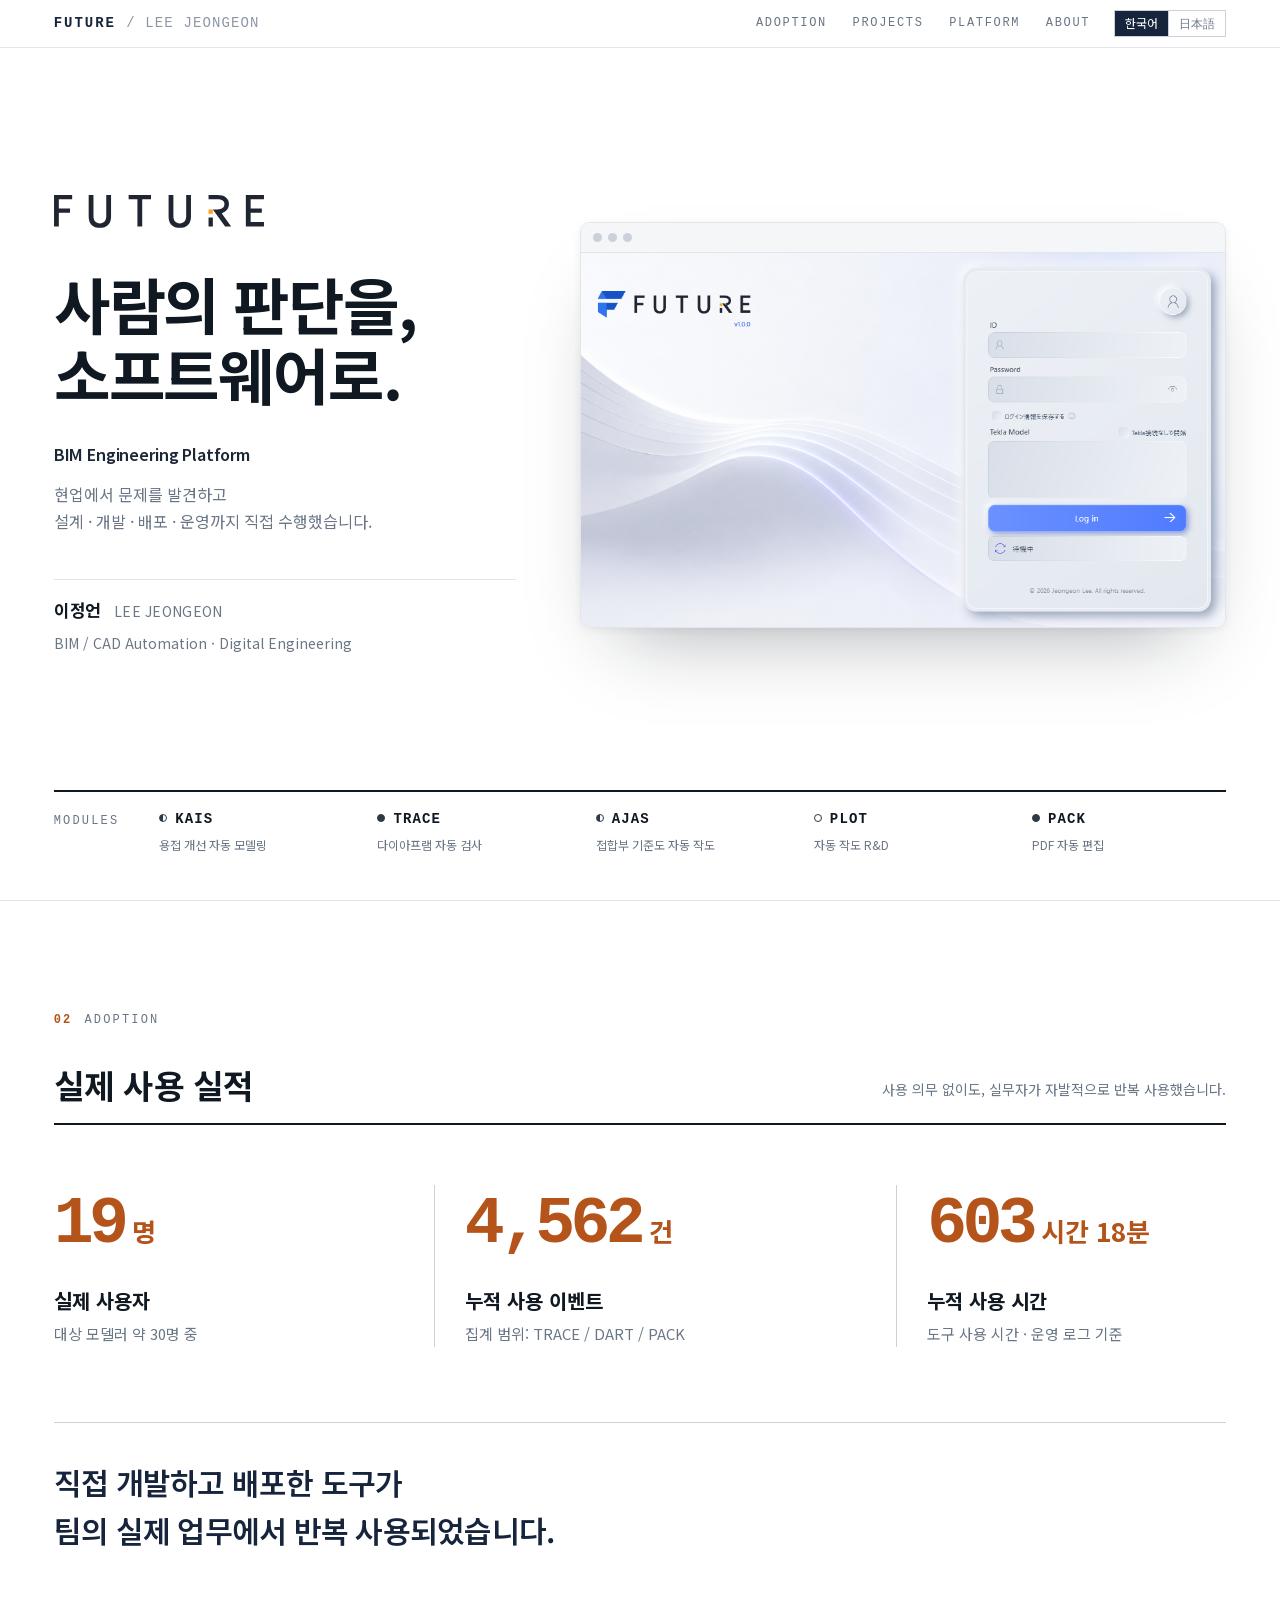
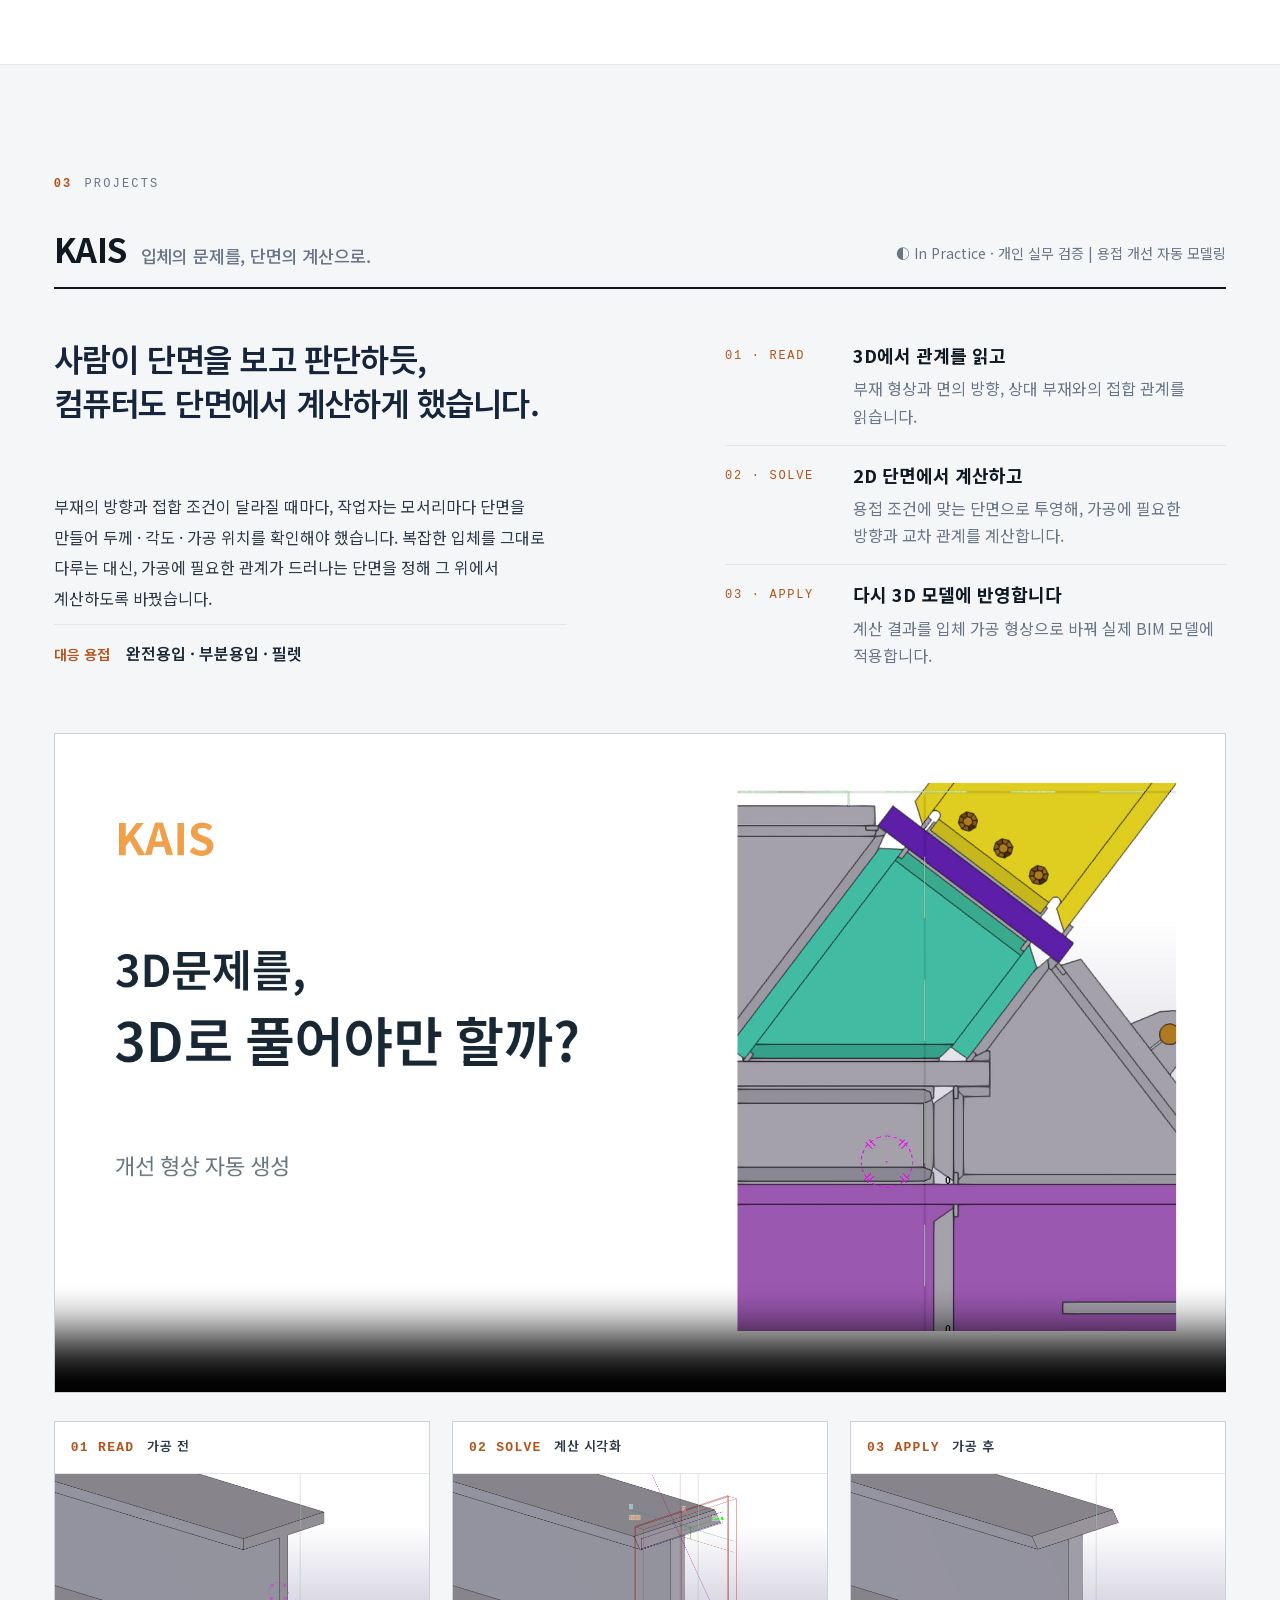
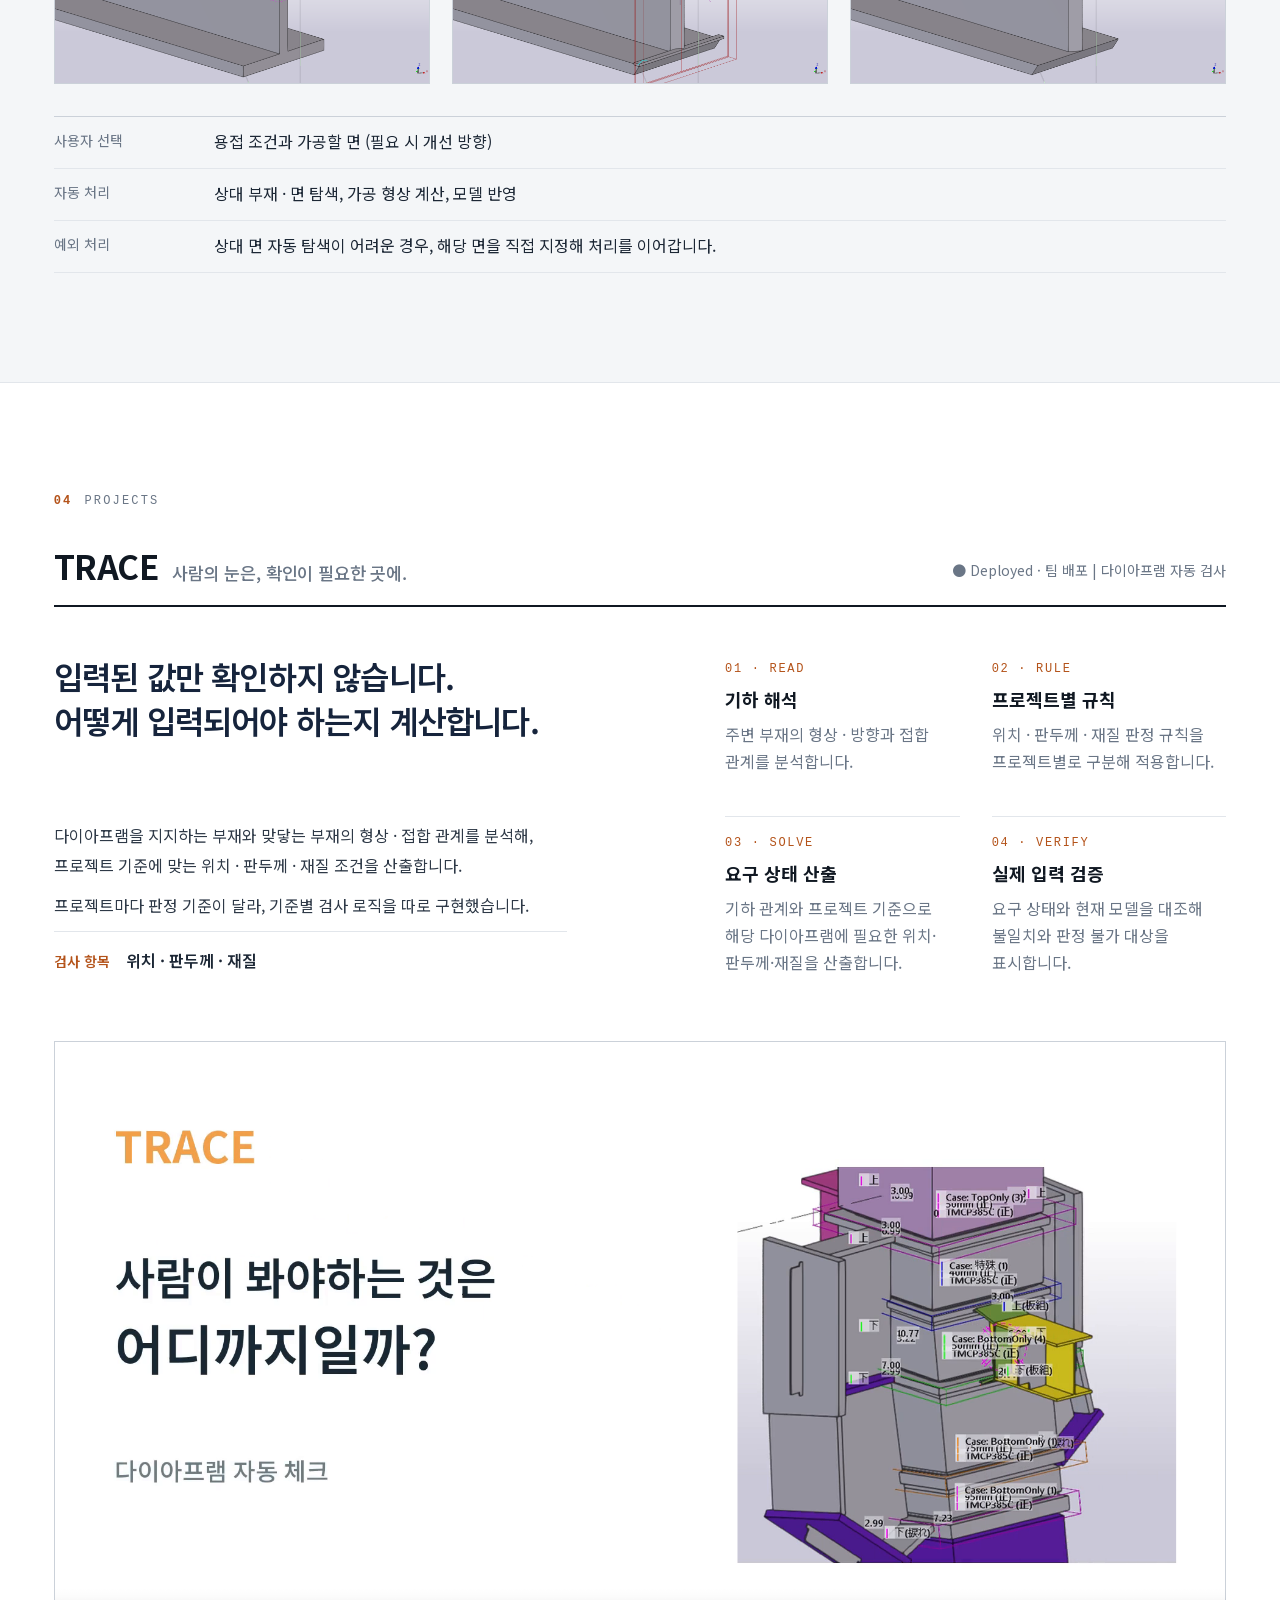
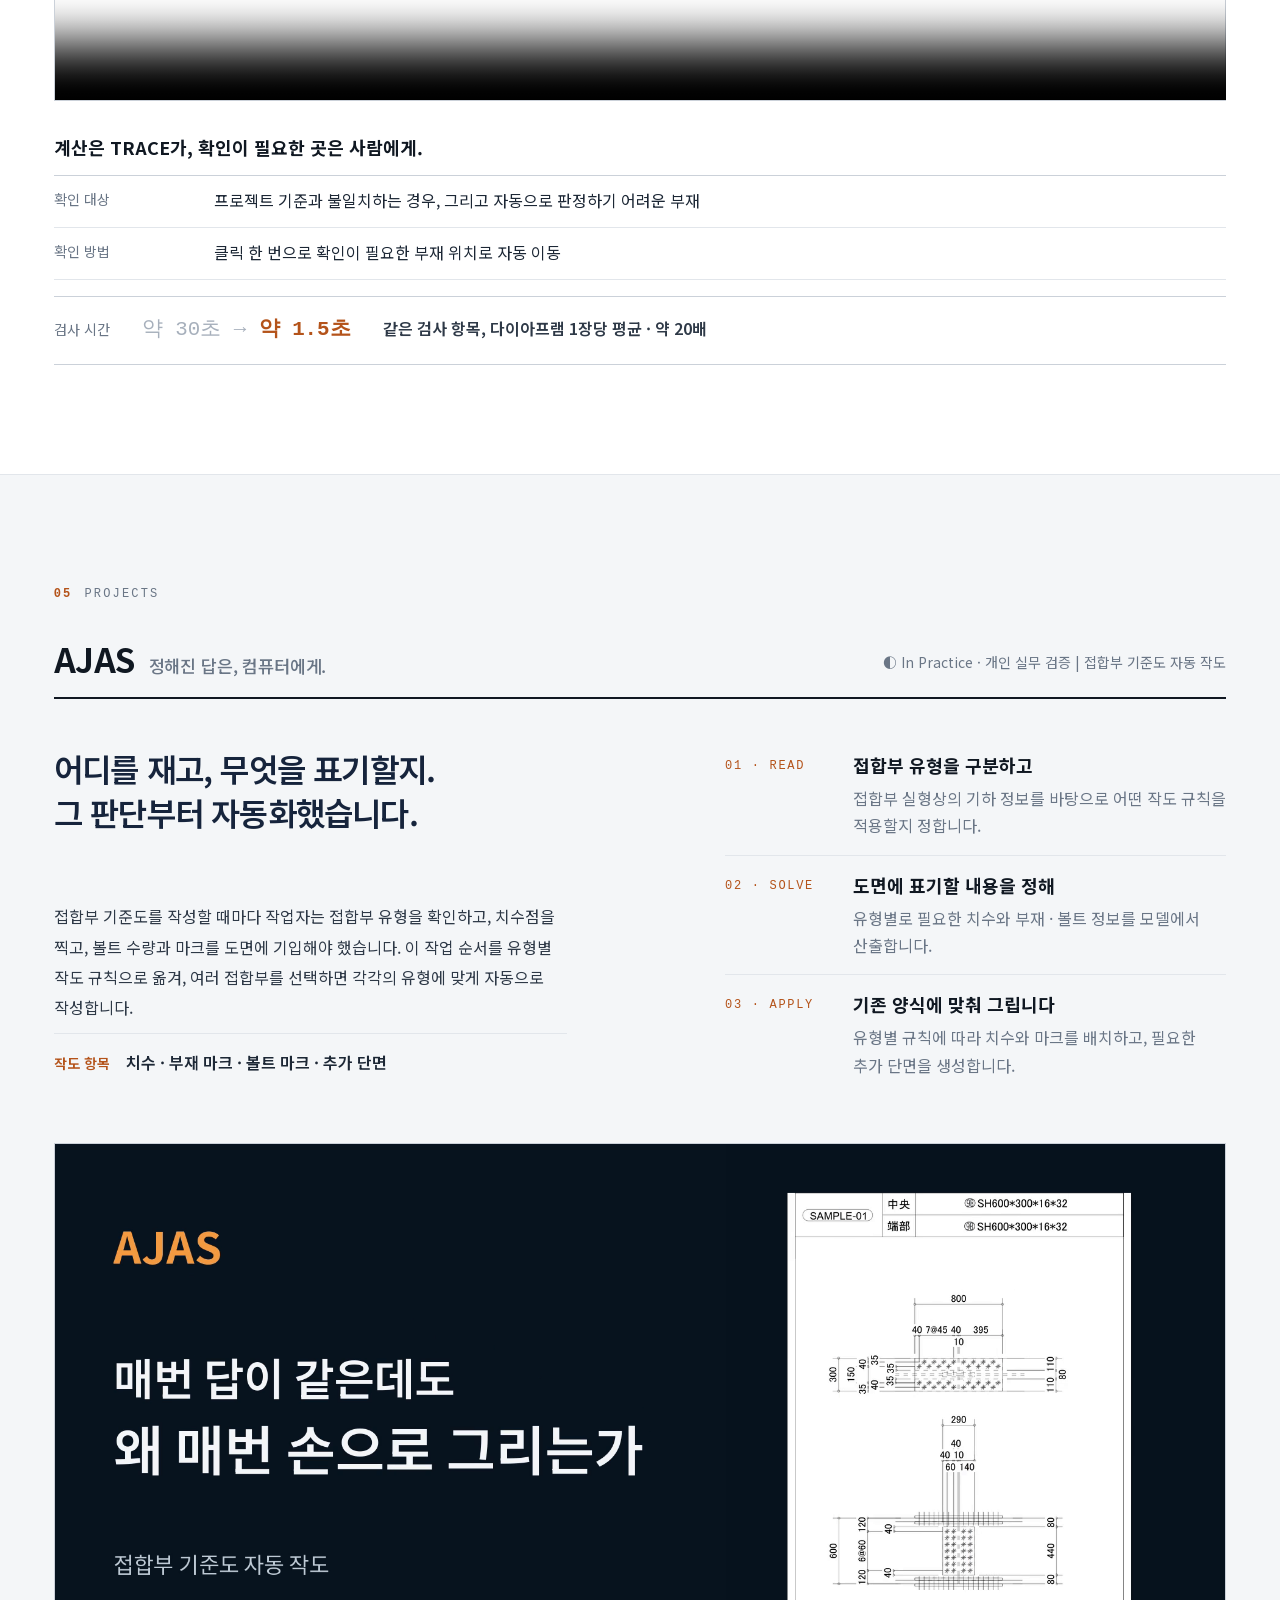
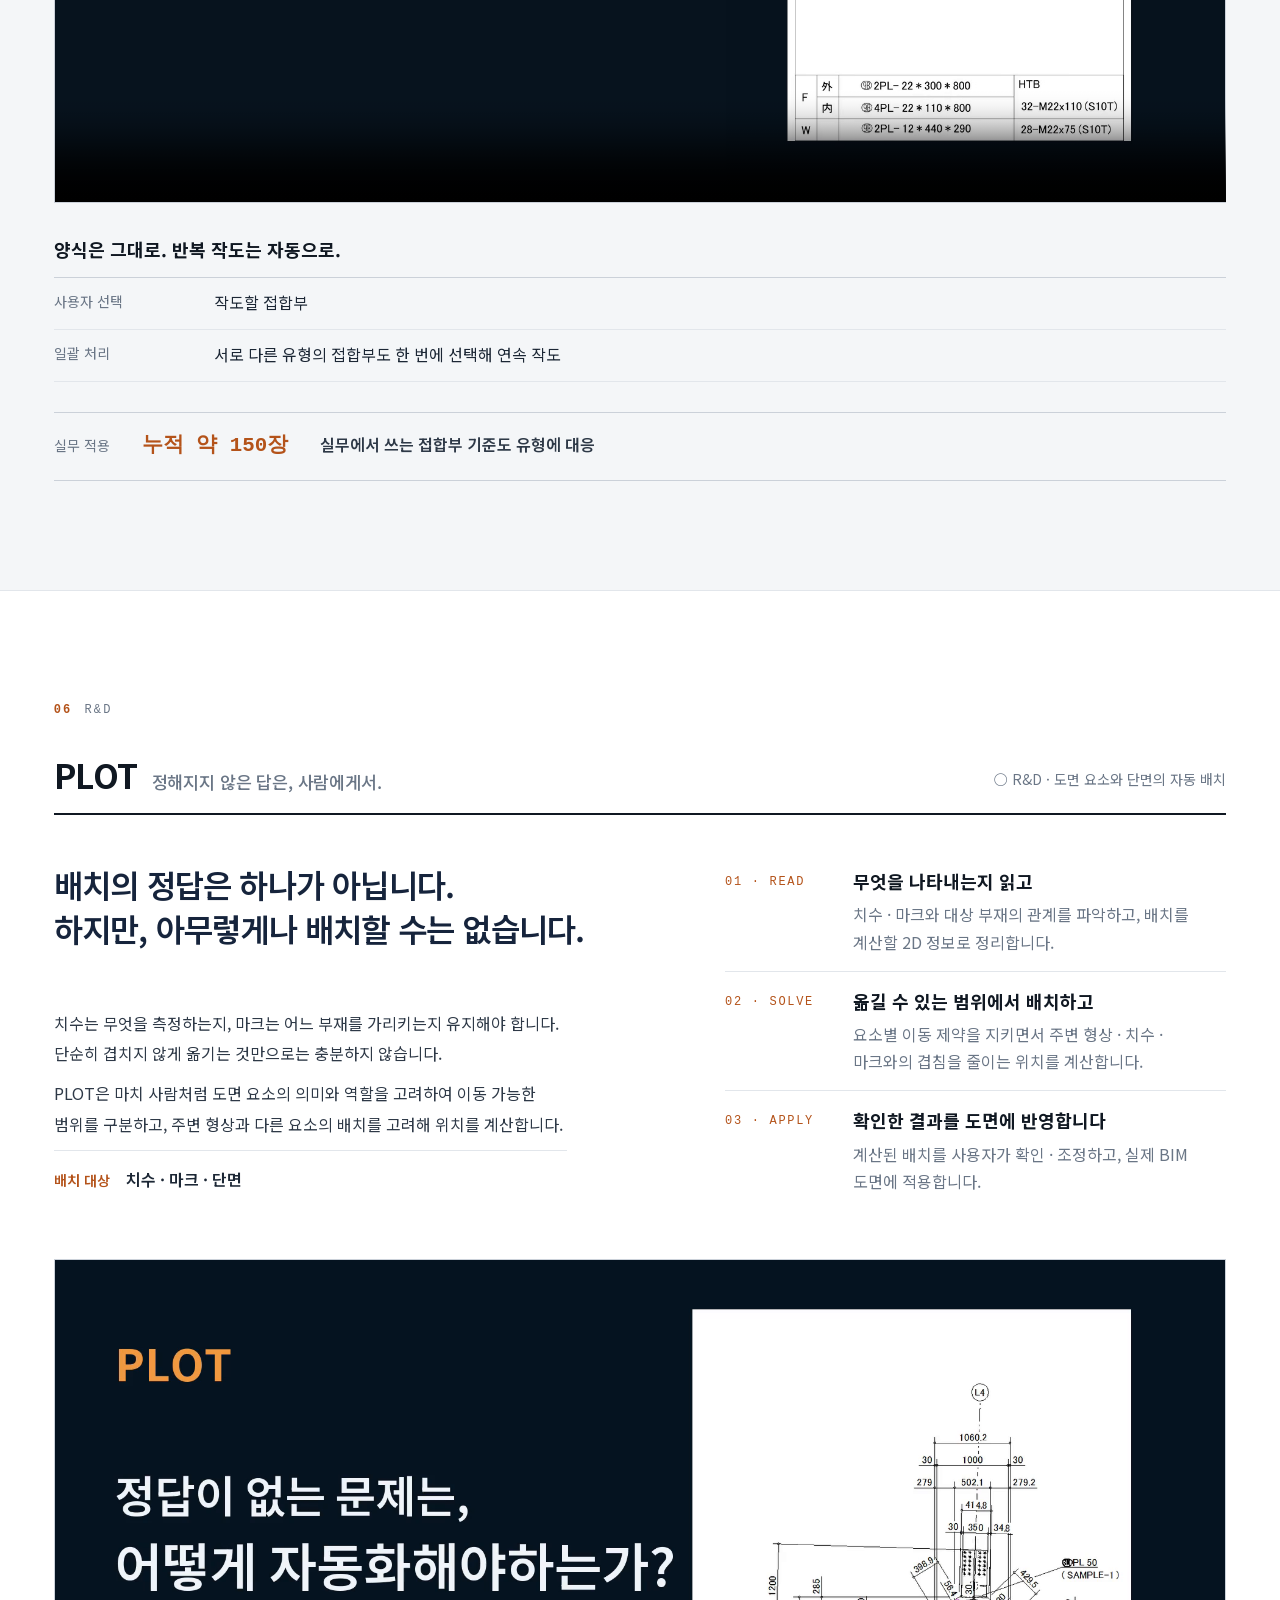
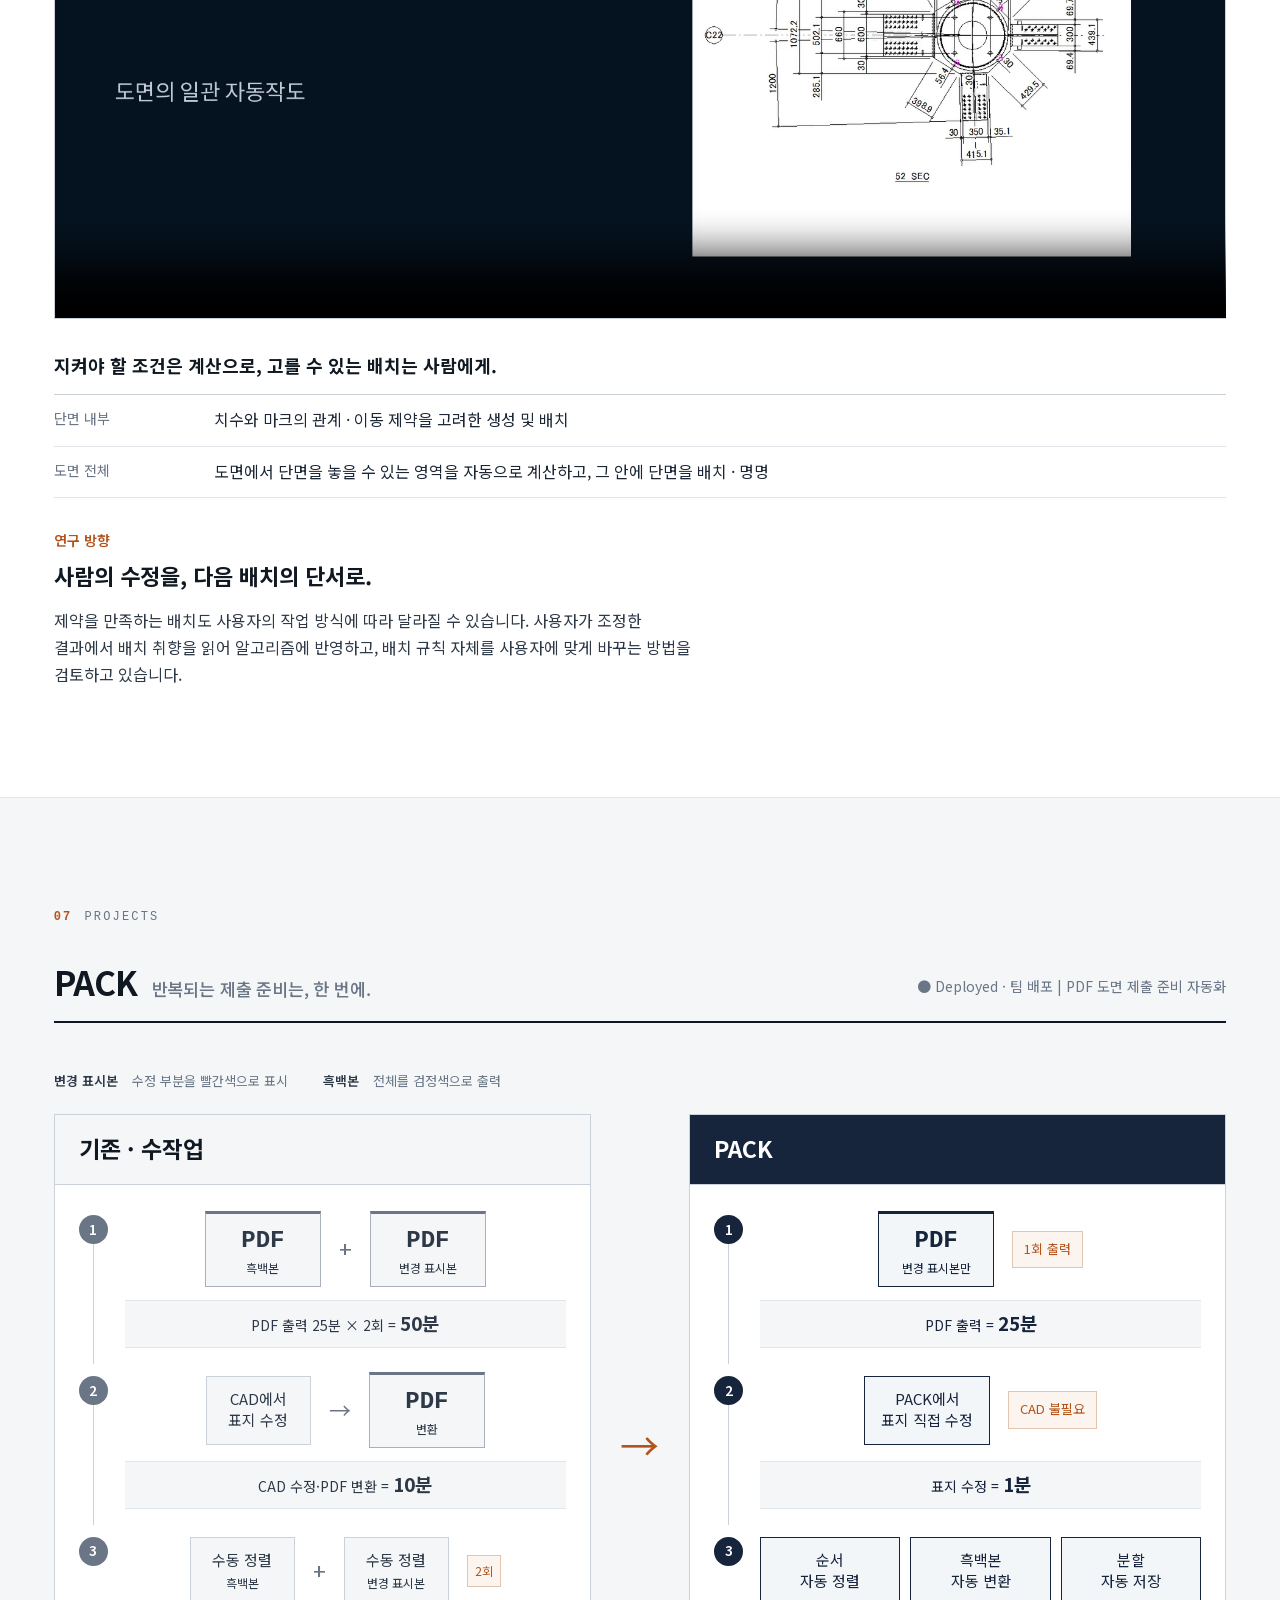
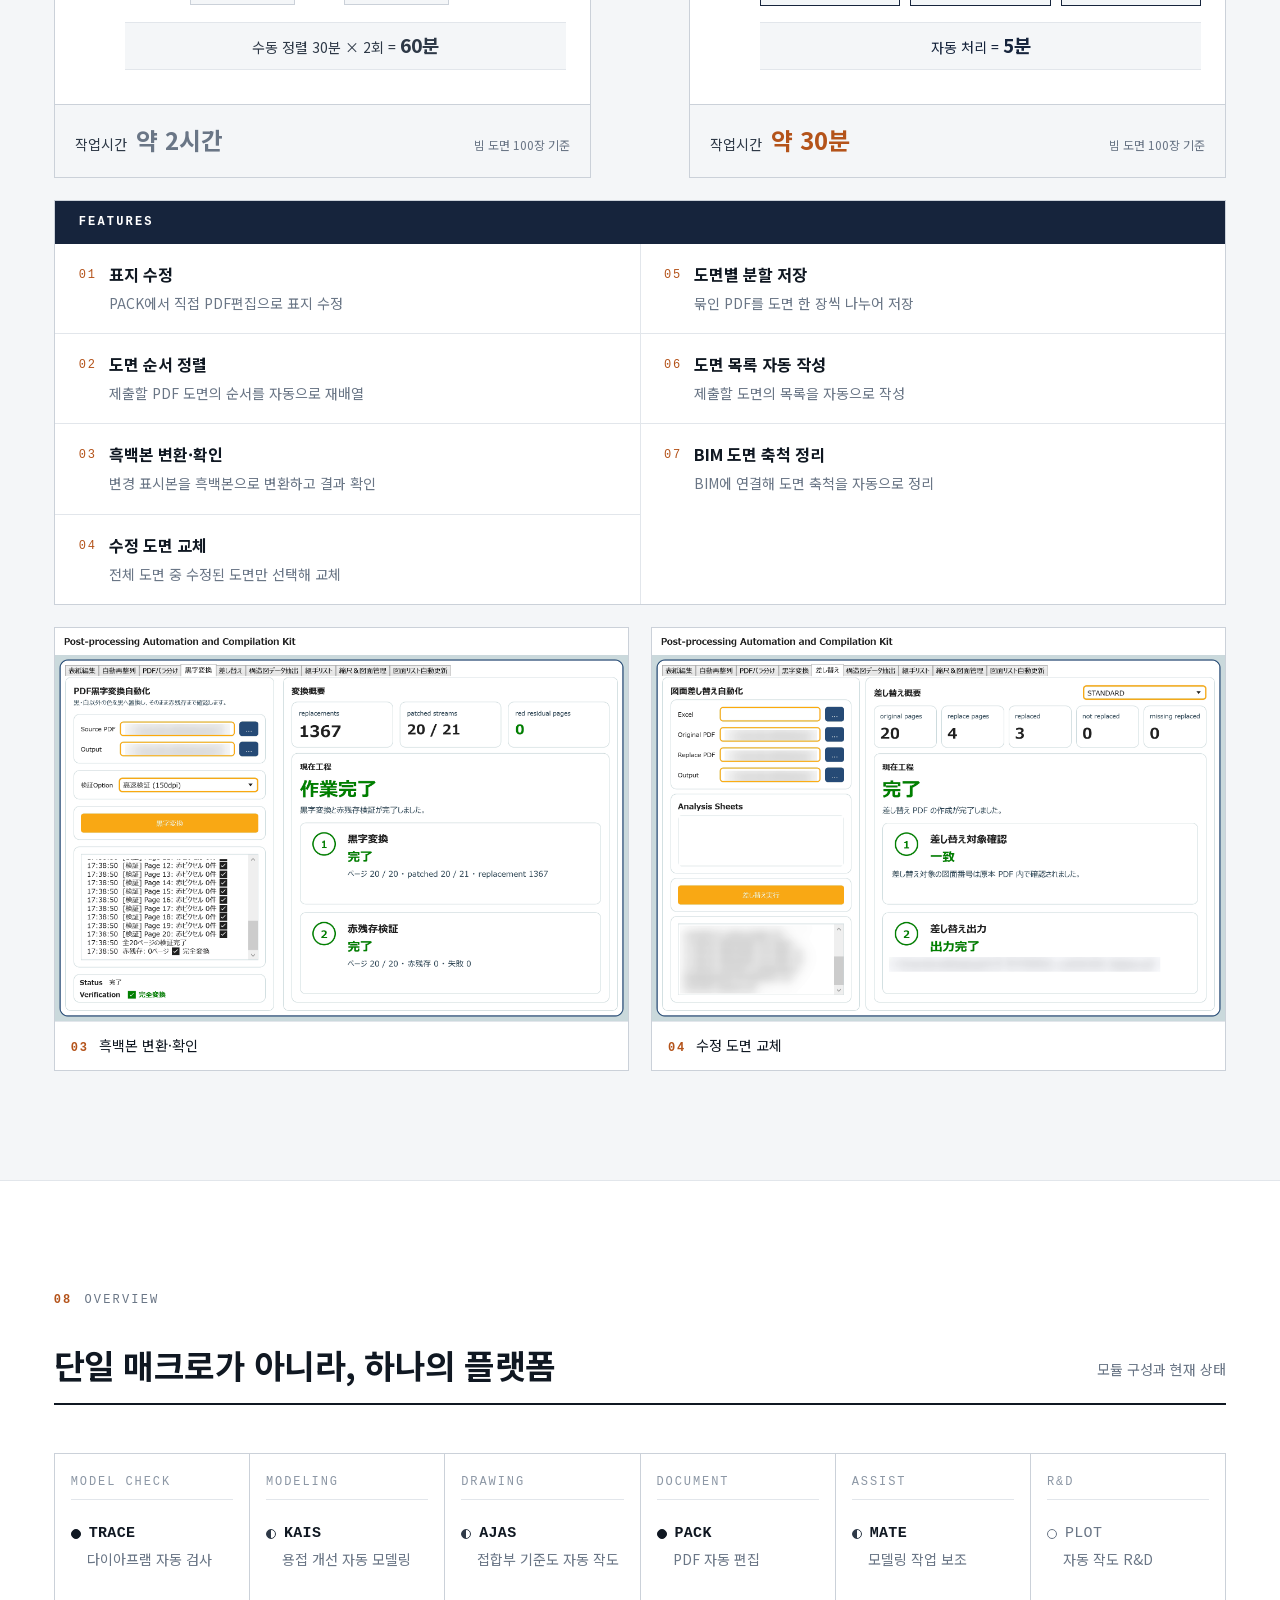
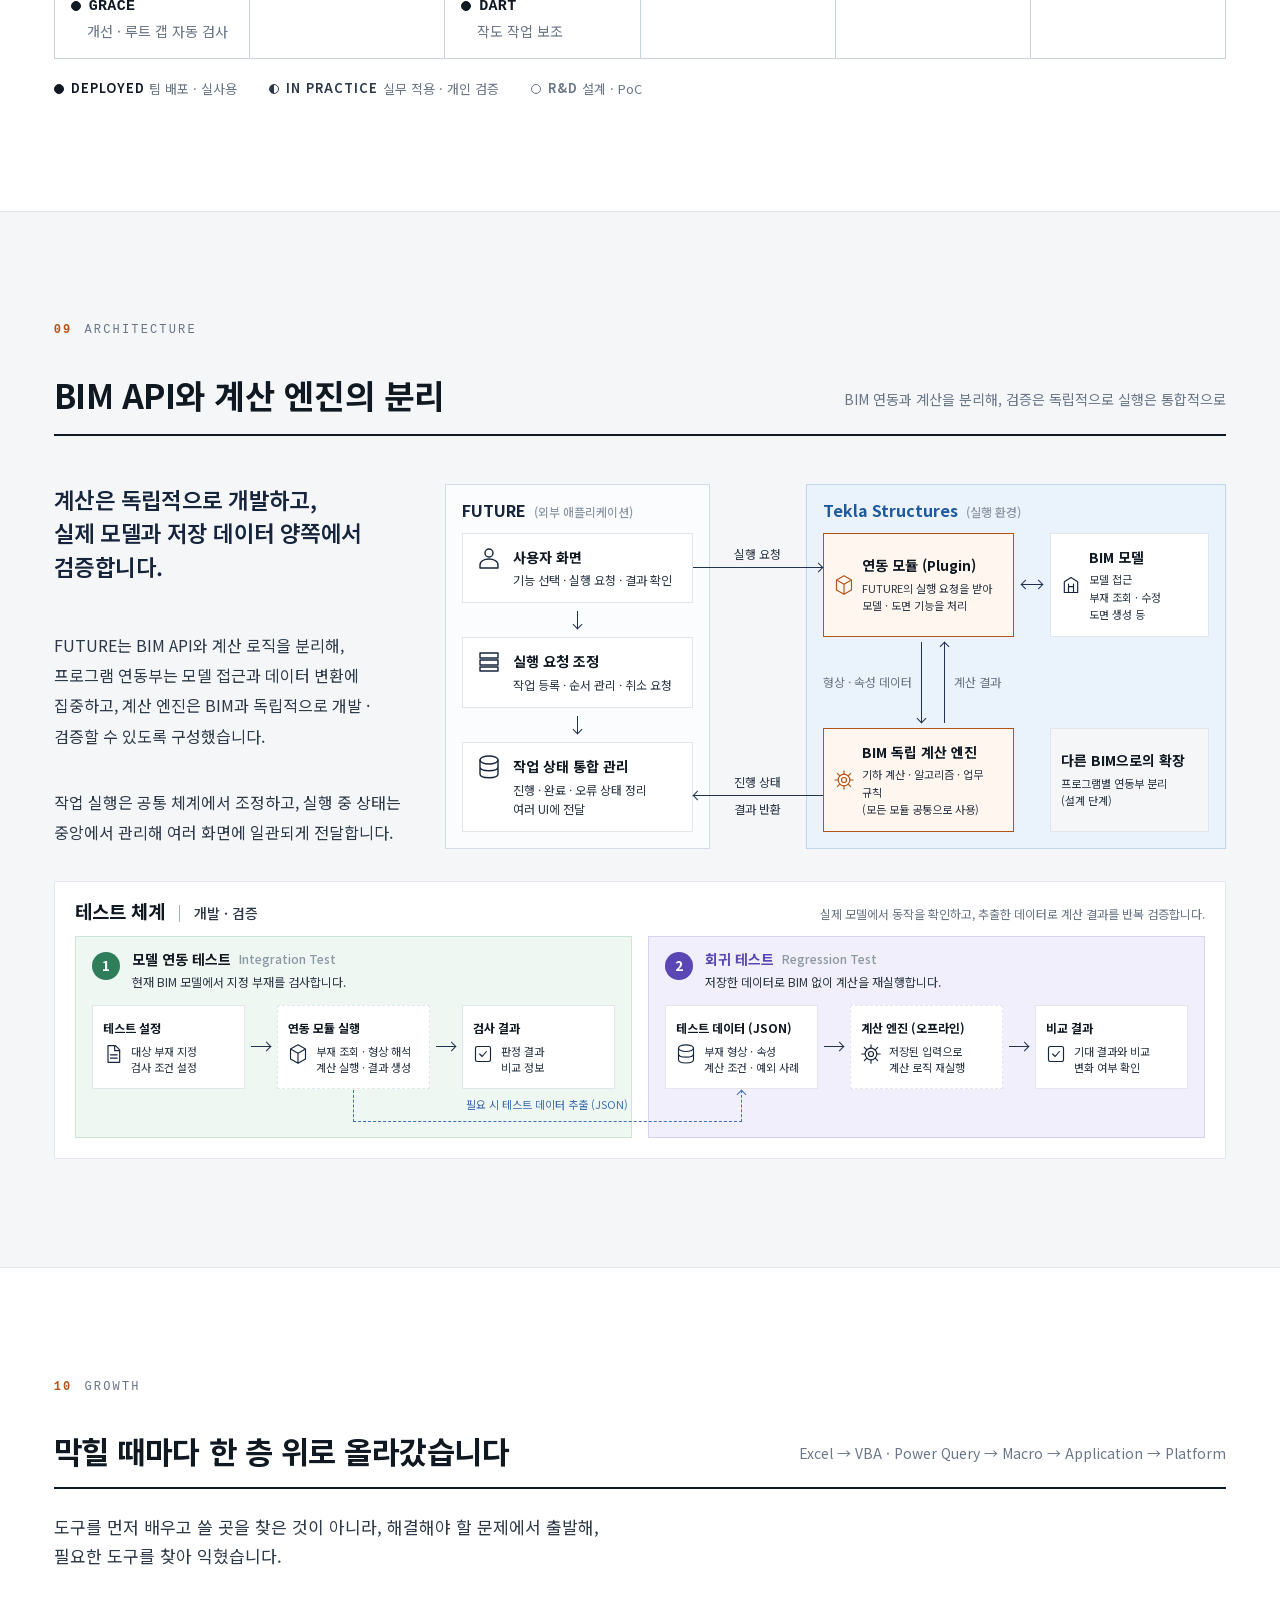
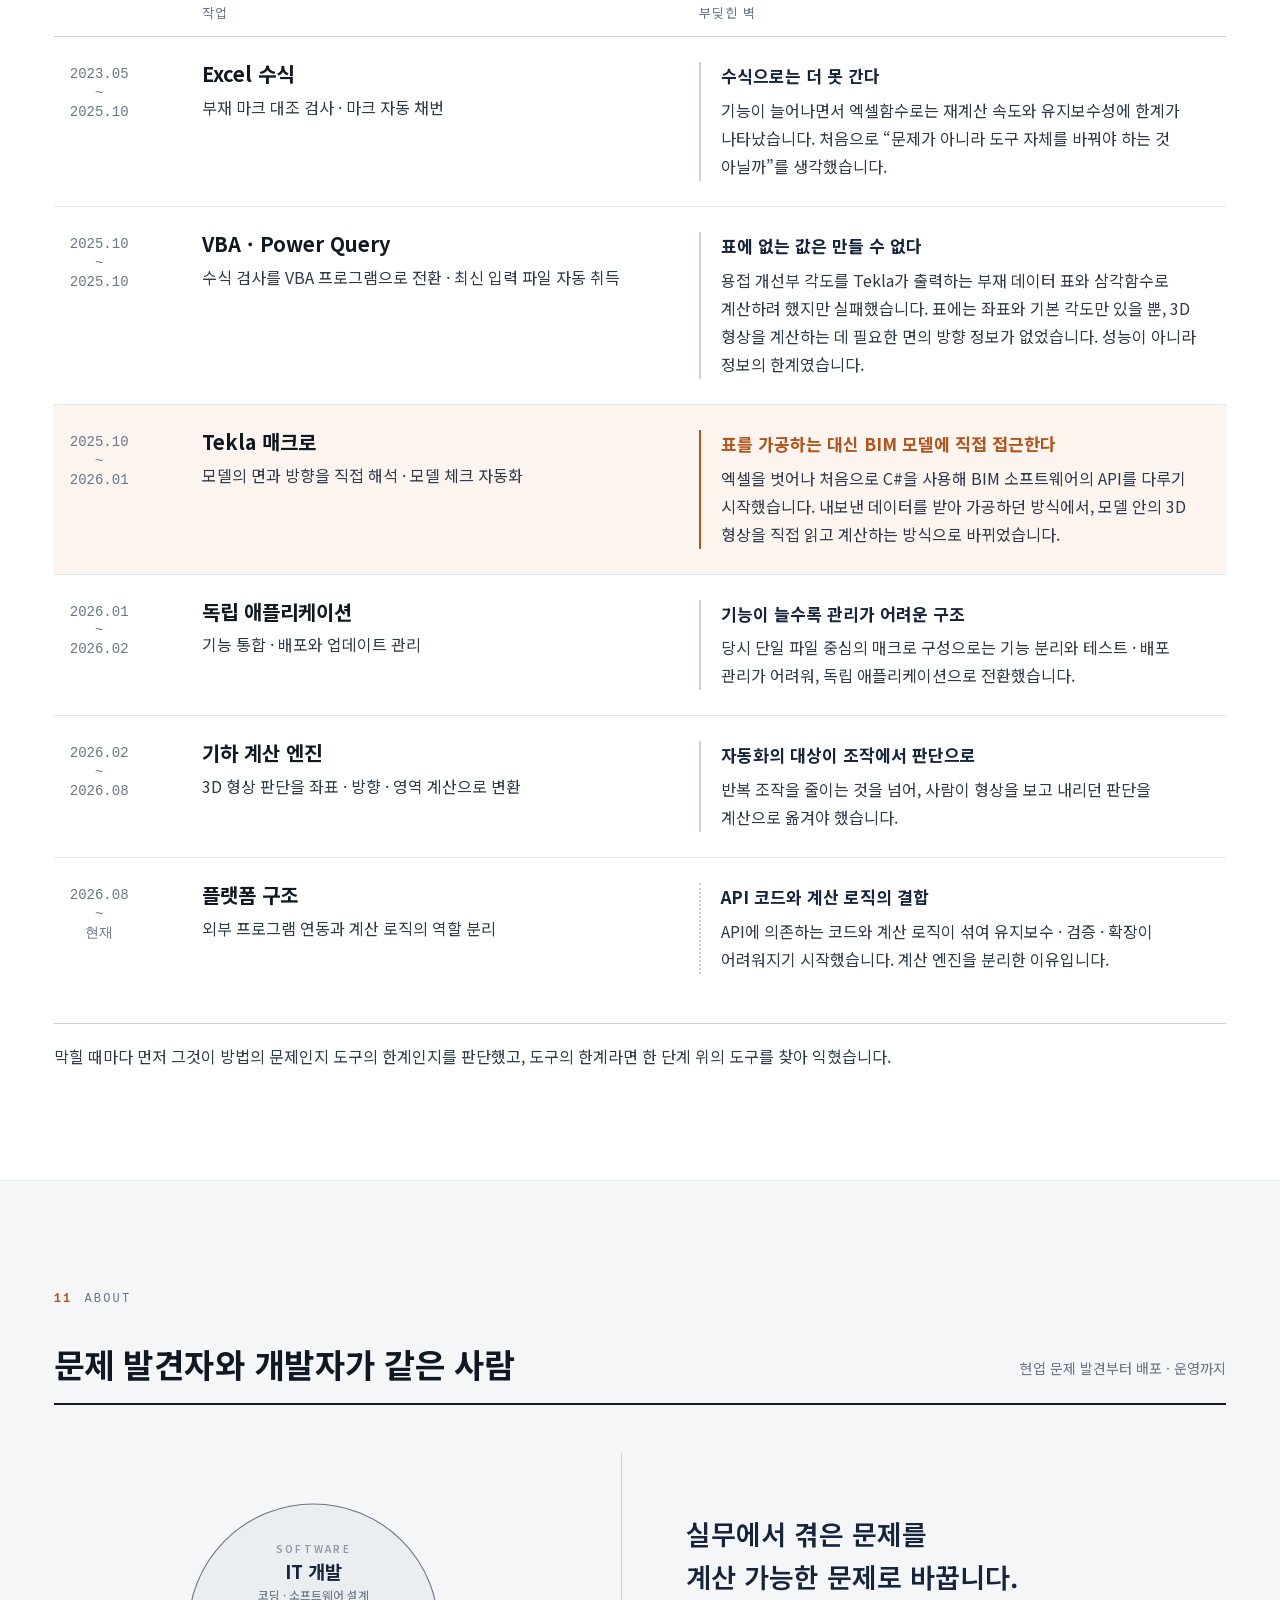
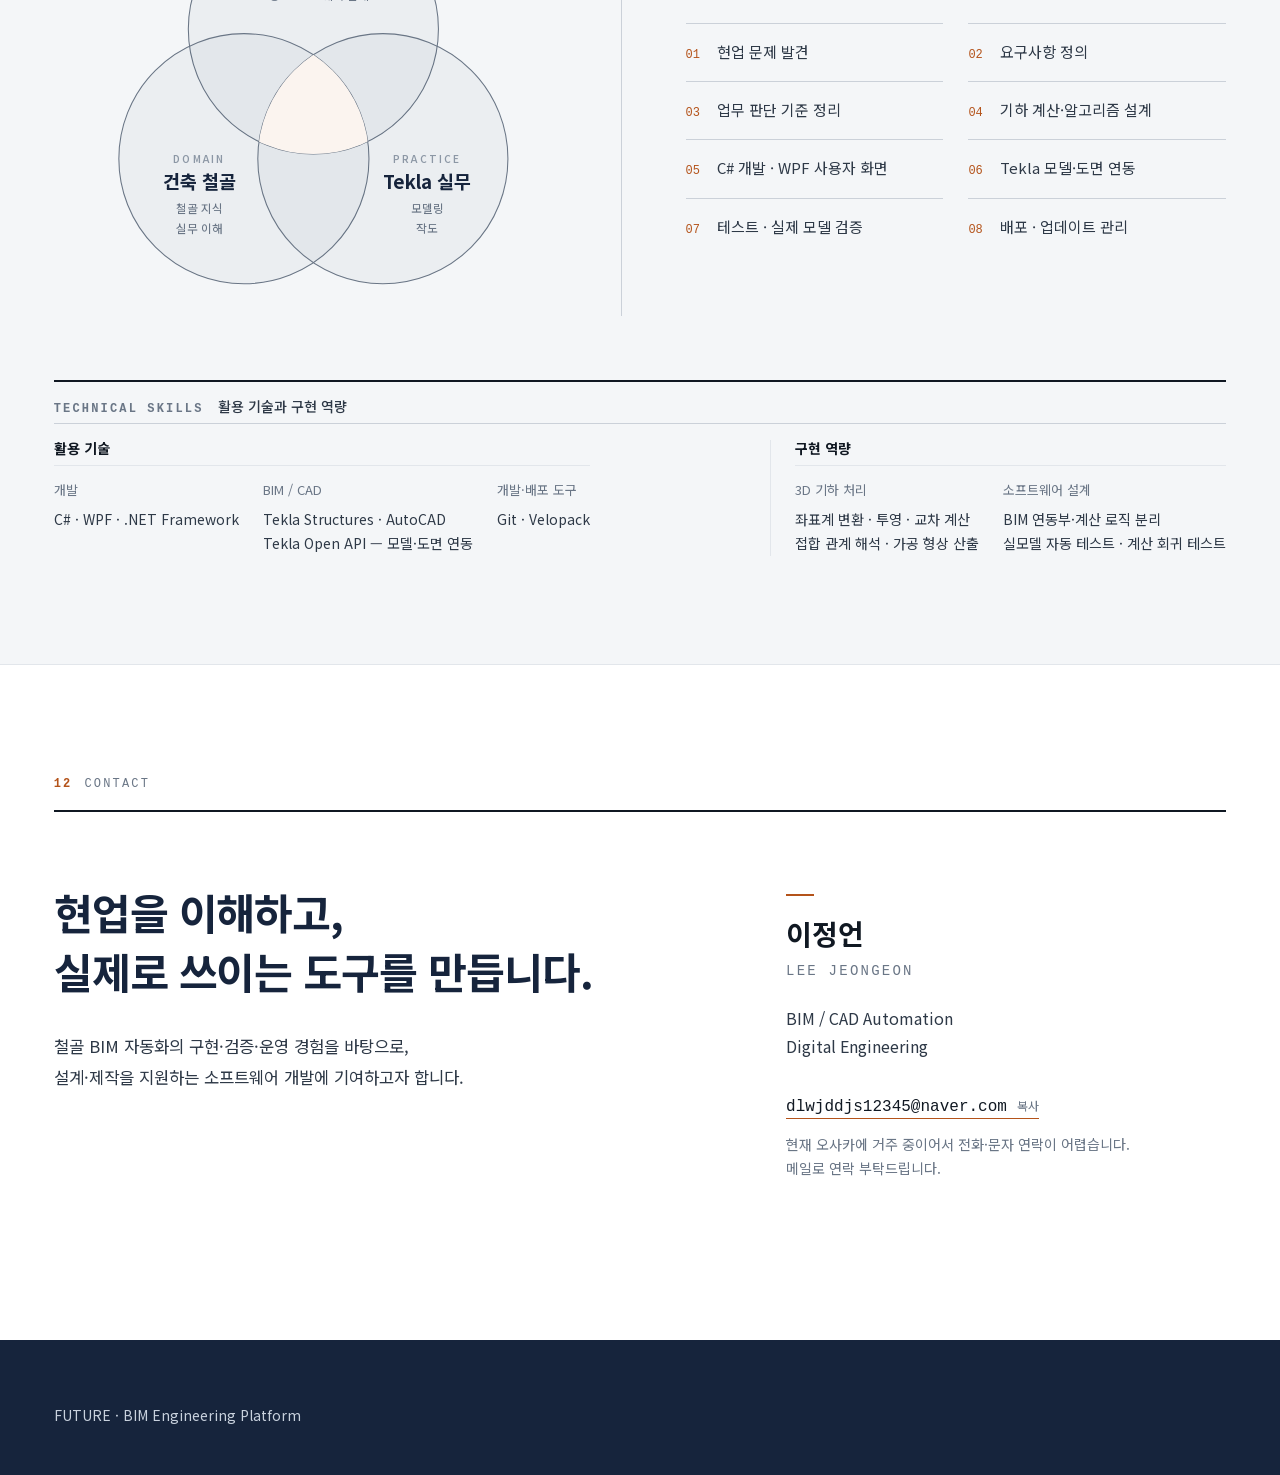
<file: index.html>
<!doctype html><html lang="ko"><head><meta charset="utf-8"><meta name="viewport" content="width=device-width,initial-scale=1"><meta name="robots" content="noindex,nofollow,noarchive"><meta name="referrer" content="no-referrer"><meta name="description" content="LEE JEONGEON — Engineering Automation Portfolio"><title>FUTURE — Engineering Automation Platform | LEE JEONGEON</title><link rel="icon" href="data:,"><link rel="stylesheet" href="/styles.css"><script type="module" src="/src/main.js"></script></head><body><a class="skip-link" href="#main">본문으로 건너뛰기</a><nav class="nav" aria-label="섹션 이동"><div class="wrap nav__inner"><a class="nav__brand" href="#cover">FUTURE <span>/ LEE JEONGEON</span></a><ul class="nav__list"><li><a href="#impact">Adoption</a></li><li><a href="#kais">Projects</a></li><li><a href="#overview">Platform</a></li><li><a href="#growth">About</a></li></ul><div class="nav__lang" role="group" aria-label="언어"><a class="nav__lang-link" href="/" lang="ko" data-short="KR" aria-current="true">한국어</a><a class="nav__lang-link" href="/jp/" lang="ja" data-short="JP">日本語</a></div></div></nav><main id="main"><section class="section cover" id="cover">
  <div class="wrap">

    <div class="cover__body">
      <div class="cover__text">
        <img class="cover__wordmark" src="assets/images/future-wordmark.svg" alt="FUTURE">
        <h1 class="cover__title">사람의 판단을,<br>소프트웨어로.</h1>
        <p class="cover__sub">BIM Engineering Platform</p>
        <p class="cover__lead">현업에서 문제를 발견하고<br>설계 · 개발 · 배포 · 운영까지 직접 수행했습니다.</p>

        <div class="cover__meta">
          <p class="cover__person">이정언 <span>LEE JEONGEON</span></p>
          <p class="note">BIM / CAD Automation · Digital Engineering</p>
        </div>
      </div>

      <figure class="cover__hero">
        <div class="cover__window">
          <span class="cover__window-bar" aria-hidden="true"><i></i><i></i><i></i></span>
          <img data-asset="future-main" src="assets/images/future-main-login.png"
               alt="FUTURE 로그인 화면">
        </div>
      </figure>
    </div>

    <nav class="cover__modules" aria-label="모듈 바로가기">
      <span class="cover__modules-k">Modules</span>
      <a href="#kais"><i class="dot dot--half"></i>KAIS<small>용접 개선 자동 모델링</small></a>
      <a href="#projects"><i class="dot dot--full"></i>TRACE<small>다이아프램 자동 검사</small></a>
      <a href="#ajas"><i class="dot dot--half"></i>AJAS<small>접합부 기준도 자동 작도</small></a>
      <a href="#rnd"><i class="dot"></i>PLOT<small>자동 작도 R&amp;D</small></a>
      <a href="#pack"><i class="dot dot--full"></i>PACK<small>PDF 자동 편집</small></a>
    </nav>

    

  </div>
</section><section class="section" id="impact"><div class="wrap"><header class="section__head"><div class="section__id"><span class="section__num">02</span><span class="eyebrow">Adoption</span></div><h2 class="section__title">실제 사용 실적</h2><p class="section__sub">사용 의무 없이도, 실무자가 자발적으로 반복 사용했습니다.</p></header><div class="impact-numbers"><div><strong>19<span>명</span></strong><h3>실제 사용자</h3><p>대상 모델러 약 30명 중</p></div><div><strong>4,562<span>건</span></strong><h3>누적 사용 이벤트</h3><p>집계 범위: TRACE / DART / PACK</p></div><div><strong>603<span>시간 18분</span></strong><h3>누적 사용 시간</h3><p>도구 사용 시간 · 운영 로그 기준</p></div></div><p class="feature-statement impact-summary">직접 개발하고 배포한 도구가<br>팀의 실제 업무에서 <span class="nb">반복 사용되었습니다.</span></p></div></section><section class="section section--panel" id="kais"><div class="wrap"><header class="section__head"><div class="section__id"><span class="section__num">03</span><span class="eyebrow">Projects</span></div><h2 class="section__title">KAIS<span class="section__tagline">입체의 문제를, 단면의 계산으로.</span></h2><p class="section__sub">◐ In Practice · 개인 실무 검증 | 용접 개선 자동 모델링</p></header><div class="problem-layout kais-idea"><div><p class="feature-statement">사람이 단면을 보고 판단하듯,<br>컴퓨터도 단면에서<br class="m-only"> 계산하게 했습니다.</p><p>부재의 방향과 접합 조건이 달라질 때마다, 작업자는 모서리마다 단면을 만들어 두께 · 각도 · 가공 위치를 확인해야 했습니다. 복잡한 입체를 그대로 다루는 대신, 가공에 필요한 관계가 드러나는 단면을 정해 그 위에서 계산하도록 바꿨습니다.</p><p class="kais-weld"><span>대응 용접</span>완전용입 · 부분용입 · 필렛</p></div><ol class="kais-steps"><li><span>01 · Read</span><b>3D에서 관계를 읽고</b><p>부재 형상과 면의 방향, 상대 부재와의 접합 관계를 읽습니다.</p></li><li><span>02 · Solve</span><b>2D 단면에서 계산하고</b><p>용접 조건에 맞는 단면으로 투영해, 가공에 필요한 방향과 교차 관계를 계산합니다.</p></li><li><span>03 · Apply</span><b>다시 3D 모델에 반영합니다</b><p>계산 결과를 입체 가공 형상으로 바꿔 실제 BIM 모델에 적용합니다.</p></li></ol></div><div class="kais-evidence"><figure class="media feedback-video" data-demo="kais-demo"><div class="demo-screen"><img src="/assets/images/kais-poster.svg" width="1600" height="900" alt="KAIS 구현 영상"><p class="demo-empty">KAIS 구현 영상 · 준비 중</p></div></figure><div class="geometry-triptych"><figure><figcaption><b>01 Read</b> 가공 전</figcaption><img src="/assets/images/kais-before.png" width="1472" height="822" alt="KAIS BEFORE · 가공 전"></figure><figure><figcaption><b>02 Solve</b> 계산 시각화</figcaption><img src="/assets/images/kais-debug.png" width="1472" height="822" alt="KAIS GEOMETRY · 계산 시각화"></figure><figure><figcaption><b>03 Apply</b> 가공 후</figcaption><img src="/assets/images/kais-after.png" width="1472" height="822" alt="KAIS AFTER · 가공 후"></figure></div><dl class="kais-scope"><div><dt>사용자 선택</dt><dd>용접 조건과 가공할 면 (필요 시 개선 방향)</dd></div><div><dt>자동 처리</dt><dd>상대 부재 · 면 탐색, 가공 형상 계산, 모델 반영</dd></div><div><dt>예외 처리</dt><dd>상대 면 자동 탐색이 어려운 경우, 해당 면을 직접 지정해 처리를 이어갑니다.</dd></div></dl></div></div></section><section class="section" id="projects"><div class="wrap"><header class="section__head"><div class="section__id"><span class="section__num">04</span><span class="eyebrow">Projects</span></div><h2 class="section__title">TRACE<span class="section__tagline">사람의 눈은, 확인이 필요한 곳에.</span></h2><p class="section__sub">● Deployed · 팀 배포 | 다이아프램 자동 검사</p></header><div class="problem-layout kais-idea trace-idea"><div><p class="feature-statement">입력된 값만<br class="m-only"> 확인하지 않습니다.<br>어떻게 입력되어야<br class="m-only"> 하는지 계산합니다.</p><p>다이아프램을 지지하는 부재와 맞닿는 부재의 형상 · 접합 관계를 분석해, 프로젝트 기준에 맞는 위치 · 판두께 · 재질 조건을 산출합니다.</p><p>프로젝트마다 판정 기준이 달라, 기준별 검사 로직을 따로 구현했습니다.</p><p class="kais-weld"><span>검사 항목</span>위치 · 판두께 · 재질</p></div><ol class="kais-steps"><li><span>01 · Read</span><b>기하 해석</b><p>주변 부재의 형상 · 방향과 접합 관계를 분석합니다.</p></li><li><span>02 · Rule</span><b>프로젝트별 규칙</b><p>위치 · 판두께 · 재질 판정 규칙을 프로젝트별로 구분해 적용합니다.</p></li><li><span>03 · Solve</span><b>요구 상태 산출</b><p>기하 관계와 프로젝트 기준으로 해당 다이아프램에 필요한 위치·판두께·재질을 산출합니다.</p></li><li><span>04 · Verify</span><b>실제 입력 검증</b><p>요구 상태와 현재 모델을 대조해 불일치와 판정 불가 대상을 표시합니다.</p></li></ol></div><figure class="media demo-large" data-demo="trace-demo"><div class="demo-screen"><img src="/assets/images/trace-poster.svg" width="1600" height="900" alt="TRACE 구현 영상"><p class="demo-empty">TRACE 구현 영상 · 준비 중</p></div></figure><div class="trace-result"><p class="trace-bridge">계산은 TRACE가, 확인이 필요한 곳은 사람에게.</p><dl class="kais-scope"><div><dt>확인 대상</dt><dd>프로젝트 기준과 불일치하는 경우, 그리고 자동으로 판정하기 어려운 부재</dd></div><div><dt>확인 방법</dt><dd>클릭 한 번으로 확인이 필요한 부재 위치로 자동 이동</dd></div></dl></div><div class="metricbar"><span class="metricbar__k">검사 시간</span><span class="metricbar__v"><del>약 30초</del> <em>→</em> <b>약 1.5초</b></span><span class="metricbar__v metricbar__v--text">같은 검사 항목, 다이아프램 1장당 평균 · 약 20배</span></div></div></section><section class="section section--panel" id="ajas"><div class="wrap"><header class="section__head"><div class="section__id"><span class="section__num">05</span><span class="eyebrow">Projects</span></div><h2 class="section__title">AJAS<span class="section__tagline">정해진 답은, 컴퓨터에게.</span></h2><p class="section__sub">◐ In Practice · 개인 실무 검증 | 접합부 기준도 자동 작도</p></header><div class="problem-layout kais-idea ajas-idea"><div><p class="feature-statement">어디를 재고, 무엇을 표기할지.<br>그 판단부터<br class="m-only"> 자동화했습니다.</p><p>접합부 기준도를 작성할 때마다 작업자는 접합부 유형을 확인하고, 치수점을 찍고, 볼트 수량과 마크를 도면에 기입해야 했습니다. 이 작업 순서를 유형별 작도 규칙으로 옮겨, 여러 접합부를 선택하면 각각의 유형에 맞게 자동으로 작성합니다.</p><p class="kais-weld"><span>작도 항목</span>치수 · 부재 마크 · 볼트 마크 · 추가 단면</p></div><ol class="kais-steps"><li><span>01 · Read</span><b>접합부 유형을 구분하고</b><p>접합부 실형상의 기하 정보를 바탕으로 어떤 작도 규칙을 적용할지 정합니다.</p></li><li><span>02 · Solve</span><b>도면에 표기할 내용을 정해</b><p>유형별로 필요한 치수와 부재 · 볼트 정보를 모델에서 산출합니다.</p></li><li><span>03 · Apply</span><b>기존 양식에 맞춰 그립니다</b><p>유형별 규칙에 따라 치수와 마크를 배치하고, 필요한 추가 단면을 생성합니다.</p></li></ol></div><figure class="media demo-large" data-demo="ajas-demo"><div class="demo-screen"><img src="/assets/images/ajas-after.svg" width="1600" height="1000" alt="AJAS 구현 영상"><p class="demo-empty">AJAS 구현 영상 · 준비 중</p></div></figure><div class="trace-result"><p class="trace-bridge">양식은 그대로. 반복 작도는 자동으로.</p><dl class="kais-scope"><div><dt>사용자 선택</dt><dd>작도할 접합부</dd></div><div><dt>일괄 처리</dt><dd>서로 다른 유형의 접합부도 한 번에 선택해 연속 작도</dd></div></dl></div><div class="metricbar"><span class="metricbar__k">실무 적용</span><span class="metricbar__v"><b>누적 약 150장</b></span><span class="metricbar__v metricbar__v--text">실무에서 쓰는 접합부 기준도 유형에 대응</span></div></div></section><section class="section" id="rnd"><div class="wrap"><header class="section__head"><div class="section__id"><span class="section__num">06</span><span class="eyebrow">R&D</span></div><h2 class="section__title">PLOT<span class="section__tagline">정해지지 않은 답은, 사람에게서.</span></h2><p class="section__sub">○ R&D · 도면 요소와 단면의 자동 배치</p></header><div class="problem-layout kais-idea plot-idea"><div><p class="feature-statement">배치의 정답은 하나가 아닙니다.<br>하지만, 아무렇게나<br class="m-only"> 배치할 수는 없습니다.</p><p>치수는 무엇을 측정하는지, 마크는 어느 부재를 가리키는지 유지해야 합니다. 단순히 겹치지 않게 옮기는 것만으로는 충분하지 않습니다.</p><p>PLOT은 마치 사람처럼 도면 요소의 의미와 역할을 고려하여 이동 가능한 범위를 구분하고, 주변 형상과 다른 요소의 배치를 고려해 위치를 계산합니다.</p><p class="kais-weld"><span>배치 대상</span>치수 · 마크 · 단면</p></div><ol class="kais-steps"><li><span>01 · Read</span><b>무엇을 나타내는지 읽고</b><p>치수 · 마크와 대상 부재의 관계를 파악하고, 배치를 계산할 2D 정보로 정리합니다.</p></li><li><span>02 · Solve</span><b>옮길 수 있는 범위에서 배치하고</b><p>요소별 이동 제약을 지키면서 주변 형상 · 치수 · 마크와의 겹침을 줄이는 위치를 계산합니다.</p></li><li><span>03 · Apply</span><b>확인한 결과를 도면에 반영합니다</b><p>계산된 배치를 사용자가 확인 · 조정하고, 실제 BIM 도면에 적용합니다.</p></li></ol></div><figure class="media demo-large" data-demo="plot-demo"><div class="demo-screen"><img src="/assets/images/plot-demo-ko-poster.png" width="1920" height="1080" alt="PLOT 구현 영상"><p class="demo-empty">PLOT 구현 영상 · 준비 중</p></div></figure><div class="trace-result"><p class="trace-bridge">지켜야 할 조건은 계산으로, 고를 수 있는 배치는 사람에게.</p><dl class="kais-scope"><div><dt>단면 내부</dt><dd>치수와 마크의 관계 · 이동 제약을 고려한 생성 및 배치</dd></div><div><dt>도면 전체</dt><dd>도면에서 단면을 놓을 수 있는 영역을 자동으로 계산하고, 그 안에 단면을 배치 · 명명</dd></div></dl></div><div class="project-details plot-details"><div><h3><small>연구 방향</small>사람의 수정을, 다음 배치의 단서로.</h3><p>제약을 만족하는 배치도 사용자의 작업 방식에 따라 달라질 수 있습니다. 사용자가 조정한 결과에서 배치 취향을 읽어 알고리즘에 반영하고, 배치 규칙 자체를 사용자에 맞게 바꾸는 방법을 검토하고 있습니다.</p></div></div></div></section><section class="section section--panel" id="pack"><div class="wrap"><header class="section__head"><div class="section__id"><span class="section__num">07</span><span class="eyebrow">Projects</span></div><h2 class="section__title">PACK<span class="section__tagline">반복되는 제출 준비는, 한 번에.</span></h2><p class="section__sub">● Deployed · 팀 배포 | PDF 도면 제출 준비 자동화</p></header><p class="pack-editions"><span><b>변경 표시본</b> 수정 부분을 빨간색으로 표시</span><span><b>흑백본</b> 전체를 검정색으로 출력</span></p><div class="pack-visual"><article class="pack-lane manual"><h3>기존 · 수작업</h3><ol><li><span class="pack-number">1</span><div class="pack-stage"><div class="pack-objects"><div class="paper-node"><b>PDF</b><span>흑백본</span></div><span class="pack-plus">+</span><div class="paper-node"><b>PDF</b><span>변경 표시본</span></div></div><p class="pack-timing">PDF 출력 25분 × 2회 = <b>50분</b></p></div></li><li><span class="pack-number">2</span><div class="pack-stage"><div class="pack-objects"><div class="process-node">CAD에서<br>표지 수정</div><span class="pack-plus">→</span><div class="paper-node"><b>PDF</b><span>변환</span></div></div><p class="pack-timing">CAD 수정·PDF 변환 = <b>10분</b></p></div></li><li><span class="pack-number">3</span><div class="pack-stage"><div class="pack-objects"><div class="process-node">수동 정렬<span>흑백본</span></div><span class="pack-plus">+</span><div class="process-node">수동 정렬<span>변경 표시본</span></div><span class="repeat-count">2회</span></div><p class="pack-timing">수동 정렬 30분 × 2회 = <b>60분</b></p></div></li></ol><p class="lane-total">작업시간 <b>약 2시간</b><span>빔 도면 100장 기준</span></p></article><div class="pack-transition" aria-hidden="true"><span>→</span></div><article class="pack-lane automated"><h3>PACK</h3><ol><li><span class="pack-number">1</span><div class="pack-stage"><div class="pack-objects"><div class="paper-node"><b>PDF</b><span>변경 표시본만</span></div><span class="pack-flag">1회 출력</span></div><p class="pack-timing">PDF 출력 = <b>25분</b></p></div></li><li><span class="pack-number">2</span><div class="pack-stage"><div class="pack-objects"><div class="process-node">PACK에서<br>표지 직접 수정</div><span class="pack-flag">CAD 불필요</span></div><p class="pack-timing">표지 수정 = <b>1분</b></p></div></li><li><span class="pack-number">3</span><div class="pack-stage"><div class="pack-objects compact"><div class="process-node">순서<br>자동 정렬</div><div class="process-node">흑백본<br>자동 변환</div><div class="process-node">분할<br>자동 저장</div></div><p class="pack-timing">자동 처리 = <b>5분</b></p></div></li></ol><p class="lane-total">작업시간 <b>약 30분</b><span>빔 도면 100장 기준</span></p></article></div><div class="pack-features"><h3>Features</h3><ol><li><span>01</span><b>표지 수정</b><p>PACK에서 직접 PDF편집으로 표지 수정</p></li><li><span>02</span><b>도면 순서 정렬</b><p>제출할 PDF 도면의 순서를 자동으로 재배열</p></li><li><span>03</span><b>흑백본 변환·확인</b><p>변경 표시본을 흑백본으로 변환하고 결과 확인</p></li><li><span>04</span><b>수정 도면 교체</b><p>전체 도면 중 수정된 도면만 선택해 교체</p></li><li><span>05</span><b>도면별 분할 저장</b><p>묶인 PDF를 도면 한 장씩 나누어 저장</p></li><li><span>06</span><b>도면 목록 자동 작성</b><p>제출할 도면의 목록을 자동으로 작성</p></li><li><span>07</span><b>BIM 도면 축척 정리</b><p>BIM에 연결해 도면 축척을 자동으로 정리</p></li></ol></div><div class="pack-screens"><figure><img src="/assets/images/pack-screen-black.png" width="2040" height="1400" loading="lazy" alt="PACK 흑백본 변환·확인 화면"><figcaption><b>03</b>흑백본 변환·확인</figcaption></figure><figure><img src="/assets/images/pack-screen-replace.png" width="2040" height="1400" loading="lazy" alt="PACK 수정 도면 교체 화면"><figcaption><b>04</b>수정 도면 교체</figcaption></figure></div></div></section><section class="section" id="overview">
  <div class="wrap">

    <header class="section__head">
      <div class="section__id"><span class="section__num">08</span><span class="eyebrow">Overview</span></div>
      <h2 class="section__title">단일 매크로가 아니라, 하나의 플랫폼</h2>
      <p class="section__sub">모듈 구성과 현재 상태</p>
    </header>

    <div class="modmap">
      <div class="modmap__group">
        <p class="modmap__k">MODEL CHECK</p>
        <p class="modmap__item"><span class="status status--deployed"><i class="status__dot"></i></span><span class="modmap__name">TRACE</span><span class="modmap__note">다이아프램 자동 검사</span></p>
        <p class="modmap__item"><span class="status status--deployed"><i class="status__dot"></i></span><span class="modmap__name">GRACE</span><span class="modmap__note">개선 · 루트 갭 자동 검사</span></p>
      </div>
      <div class="modmap__group">
        <p class="modmap__k">MODELING</p>
        <p class="modmap__item"><span class="status status--practice"><i class="status__dot"></i></span><span class="modmap__name">KAIS</span><span class="modmap__note">용접 개선 자동 모델링</span></p>
      </div>
      <div class="modmap__group">
        <p class="modmap__k">Drawing</p>
        <p class="modmap__item"><span class="status status--practice"><i class="status__dot"></i></span><span class="modmap__name">AJAS</span><span class="modmap__note">접합부 기준도 자동 작도</span></p>
        <p class="modmap__item"><span class="status status--deployed"><i class="status__dot"></i></span><span class="modmap__name">DART</span><span class="modmap__note">작도 작업 보조</span></p>
      </div>
      <div class="modmap__group">
        <p class="modmap__k">Document</p>
        <p class="modmap__item"><span class="status status--deployed"><i class="status__dot"></i></span><span class="modmap__name">PACK</span><span class="modmap__note">PDF 자동 편집</span></p>
      </div>
      <div class="modmap__group">
        <p class="modmap__k">Assist</p>
        <p class="modmap__item"><span class="status status--practice"><i class="status__dot"></i></span><span class="modmap__name">MATE</span><span class="modmap__note">모델링 작업 보조</span></p>
      </div>
      <div class="modmap__group">
        <p class="modmap__k">R&amp;D</p>
        <p class="modmap__item modmap__item--rnd"><span class="status status--rnd"><i class="status__dot"></i></span><span class="modmap__name">PLOT</span><span class="modmap__note">자동 작도 R&amp;D</span></p>
      </div>
    </div>

    <ul class="legend">
      <li><span class="status status--deployed"><i class="status__dot"></i>Deployed</span><em>팀 배포 · 실사용</em></li>
      <li><span class="status status--practice"><i class="status__dot"></i>In Practice</span><em>실무 적용 · 개인 검증</em></li>
      <li><span class="status status--rnd"><i class="status__dot"></i>R&amp;D</span><em>설계 · PoC</em></li>
    </ul>

  </div>
</section><section class="section section--panel" id="architecture"><div class="wrap"><header class="section__head"><div class="section__id"><span class="section__num">09</span><span class="eyebrow">Architecture</span></div><h2 class="section__title">BIM API와 계산 엔진의 분리</h2><p class="section__sub">BIM 연동과 계산을 분리해, 검증은 독립적으로 실행은 통합적으로</p></header><div class="ar-top"><div class="arch-story"><p class="feature-statement">계산은 독립적으로 개발하고,<br>실제 모델과 저장 데이터 양쪽에서 검증합니다.</p><p>FUTURE는 BIM API와 계산 로직을 분리해, 프로그램 연동부는 모델 접근과 데이터 변환에 집중하고, 계산 엔진은 BIM과 독립적으로 개발 · 검증할 수 있도록 구성했습니다.</p><p>작업 실행은 공통 체계에서 조정하고, 실행 중 상태는 중앙에서 관리해 여러 화면에 일관되게 전달합니다.</p></div><div class="ar-diagram" role="img" aria-label="FUTURE 애플리케이션의 사용자 화면이 실행 요청 조정을 거쳐 Tekla Structures 환경의 연동 모듈에 실행을 요청하고, 진행 상태와 결과는 작업 상태 통합 관리가 모아 여러 화면에 전달합니다. 연동 모듈은 BIM 모델에 접근하고, BIM에 독립적인 계산 엔진과 형상·속성 데이터 및 계산 결과를 주고받습니다. 다른 BIM으로의 확장은 설계 단계입니다."><section class="ar-panel ar-panel--app"><h3>FUTURE<small>(외부 애플리케이션)</small></h3><div class="ar-card "><svg class="ar-ic" viewBox="0 0 24 24" fill="none" stroke="currentColor" stroke-width="1.4" stroke-linecap="round" stroke-linejoin="round" aria-hidden="true"><circle cx="12" cy="7" r="4"/><path d="M3 22v-3c0-8 18-8 18 0v3z"/></svg><div><b>사용자 화면</b><span>기능 선택 · 실행 요청 · 결과 확인</span></div></div><i class="ar-ln ar-ln--d ar-down" aria-hidden="true"></i><div class="ar-card "><svg class="ar-ic" viewBox="0 0 24 24" fill="none" stroke="currentColor" stroke-width="1.4" stroke-linecap="round" stroke-linejoin="round" aria-hidden="true"><rect x="3" y="3" width="18" height="5"/><rect x="3" y="10" width="18" height="5"/><rect x="3" y="17" width="18" height="4"/></svg><div><b>실행 요청 조정</b><span>작업 등록 · 순서 관리 · 취소 요청</span></div></div><i class="ar-ln ar-ln--d ar-down" aria-hidden="true"></i><div class="ar-card "><svg class="ar-ic" viewBox="0 0 24 24" fill="none" stroke="currentColor" stroke-width="1.4" stroke-linecap="round" stroke-linejoin="round" aria-hidden="true"><ellipse cx="12" cy="5" rx="9" ry="4"/><path d="M3 5v14c0 5 18 5 18 0V5M3 12c0 5 18 5 18 0"/></svg><div><b>작업 상태 통합 관리</b><span>진행 · 완료 · 오류 상태 정리<br>여러 UI에 전달</span></div></div></section><div class="ar-link" aria-hidden="true"><span class="ar-conn ar-conn--out">실행 요청<i class="ar-ln ar-ln--r"></i></span><span class="ar-conn ar-conn--back">진행 상태<i class="ar-ln ar-ln--l"></i>결과 반환</span></div><section class="ar-panel ar-panel--bim"><h3>Tekla Structures<small>(실행 환경)</small></h3><div class="ar-bim"><div class="ar-c1"><div class="ar-card ar-hot"><svg class="ar-ic" viewBox="0 0 24 24" fill="none" stroke="currentColor" stroke-width="1.4" stroke-linecap="round" stroke-linejoin="round" aria-hidden="true"><path d="M3 6l9-5 9 5v12l-9 5-9-5zM3 6l9 5 9-5M12 11v12"/></svg><div><b>연동 모듈 (Plugin)</b><span>FUTURE의 실행 요청을 받아<br>모델 · 도면 기능을 처리</span></div></div></div><i class="ar-ln ar-ln--h ar-h" aria-hidden="true"></i><div class="ar-c2"><div class="ar-card "><svg class="ar-ic" viewBox="0 0 24 24" fill="none" stroke="currentColor" stroke-width="1.4" stroke-linecap="round" stroke-linejoin="round" aria-hidden="true"><path d="M4 21V8l8-5 8 5v13M4 21h16M9 21V11M15 21V11M9 14h6"/></svg><div><b>BIM 모델</b><span>모델 접근<br>부재 조회 · 수정<br>도면 생성 등</span></div></div></div><div class="ar-v" aria-hidden="true"><span>형상 · 속성 데이터<i class="ar-ln ar-ln--d"></i></span><span><i class="ar-ln ar-ln--u"></i>계산 결과</span></div><div></div><div></div><div class="ar-c1"><div class="ar-card ar-core"><svg class="ar-ic" viewBox="0 0 24 24" fill="none" stroke="currentColor" stroke-width="1.4" stroke-linecap="round" stroke-linejoin="round" aria-hidden="true"><circle cx="12" cy="12" r="7"/><circle cx="12" cy="12" r="3"/><path d="M12 1v4M12 19v4M1 12h4M19 12h4M4 4l3 3M17 17l3 3M4 20l3-3M17 7l3-3"/></svg><div><b>BIM 독립 계산 엔진</b><span>기하 계산 · 알고리즘 · 업무 규칙<br>(모든 모듈 공통으로 사용)</span></div></div></div><i></i><div class="ar-c2"><div class="ar-card ar-plan"><div><b>다른 BIM으로의 확장</b><span>프로그램별 연동부 분리<br>(설계 단계)</span></div></div></div></div></section></div></div><section class="ar-test"><div class="ar-test__head"><h3>테스트 체계<small>개발 · 검증</small></h3><p>실제 모델에서 동작을 확인하고, 추출한 데이터로 계산 결과를 반복 검증합니다.</p></div><div class="ar-test__grid"><div class="ar-flow ar-flow--g"><h4><em>1</em>모델 연동 테스트<small>Integration Test</small></h4><p>현재 BIM 모델에서 지정 부재를 검사합니다.</p><div class="ar-steps"><div class="ar-step "><svg class="ar-ic" viewBox="0 0 24 24" fill="none" stroke="currentColor" stroke-width="1.4" stroke-linecap="round" stroke-linejoin="round" aria-hidden="true"><path d="M6 2h9l5 5v15H6zM14 2v6h6M9 13h8M9 17h8"/></svg><b>테스트 설정</b><span>대상 부재 지정<br>검사 조건 설정</span></div><i class="ar-ln ar-ln--r ar-arrow" aria-hidden="true"></i><div class="ar-step ar-dash"><svg class="ar-ic" viewBox="0 0 24 24" fill="none" stroke="currentColor" stroke-width="1.4" stroke-linecap="round" stroke-linejoin="round" aria-hidden="true"><path d="M3 6l9-5 9 5v12l-9 5-9-5zM3 6l9 5 9-5M12 11v12"/></svg><b>연동 모듈 실행</b><span>부재 조회 · 형상 해석<br>계산 실행 · 결과 생성</span></div><i class="ar-ln ar-ln--r ar-arrow" aria-hidden="true"></i><div class="ar-step "><svg class="ar-ic" viewBox="0 0 24 24" fill="none" stroke="currentColor" stroke-width="1.4" stroke-linecap="round" stroke-linejoin="round" aria-hidden="true"><rect x="3" y="3" width="18" height="18" rx="2"/><path d="M8 12l3 3 5-6"/></svg><b>검사 결과</b><span>판정 결과<br>비교 정보</span></div></div></div><div class="ar-flow ar-flow--p"><h4><em>2</em>회귀 테스트<small>Regression Test</small></h4><p>저장한 데이터로 BIM 없이 계산을 재실행합니다.</p><div class="ar-steps"><div class="ar-step "><svg class="ar-ic" viewBox="0 0 24 24" fill="none" stroke="currentColor" stroke-width="1.4" stroke-linecap="round" stroke-linejoin="round" aria-hidden="true"><ellipse cx="12" cy="5" rx="9" ry="4"/><path d="M3 5v14c0 5 18 5 18 0V5M3 12c0 5 18 5 18 0"/></svg><b>테스트 데이터 (JSON)</b><span>부재 형상 · 속성<br>계산 조건 · 예외 사례</span></div><i class="ar-ln ar-ln--r ar-arrow" aria-hidden="true"></i><div class="ar-step ar-dash"><svg class="ar-ic" viewBox="0 0 24 24" fill="none" stroke="currentColor" stroke-width="1.4" stroke-linecap="round" stroke-linejoin="round" aria-hidden="true"><circle cx="12" cy="12" r="7"/><circle cx="12" cy="12" r="3"/><path d="M12 1v4M12 19v4M1 12h4M19 12h4M4 4l3 3M17 17l3 3M4 20l3-3M17 7l3-3"/></svg><b>계산 엔진 (오프라인)</b><span>저장된 입력으로<br>계산 로직 재실행</span></div><i class="ar-ln ar-ln--r ar-arrow" aria-hidden="true"></i><div class="ar-step "><svg class="ar-ic" viewBox="0 0 24 24" fill="none" stroke="currentColor" stroke-width="1.4" stroke-linecap="round" stroke-linejoin="round" aria-hidden="true"><rect x="3" y="3" width="18" height="18" rx="2"/><path d="M8 12l3 3 5-6"/></svg><b>비교 결과</b><span>기대 결과와 비교<br>변화 여부 확인</span></div></div></div><div class="ar-bridge" aria-hidden="true"><span>필요 시 테스트 데이터 추출 (JSON)</span></div></div></section></section><section class="section growth" id="growth" aria-labelledby="growth-title"><div class="wrap">
    <header class="section__head">
      <div class="section__id"><span class="section__num">10</span><span class="eyebrow">Growth</span></div>
      <h2 class="section__title" id="growth-title">막힐 때마다 한 층 위로 올라갔습니다</h2>
      <p class="section__sub">Excel → VBA · Power Query → Macro → Application → Platform</p>
    </header>
  <p class="growth-lead">도구를 먼저 배우고 쓸 곳을 찾은 것이 아니라, 해결해야 할 문제에서 출발해,<br>필요한 도구를 찾아 익혔습니다.</p>

  <div class="growth-columns">
    <span></span>
    <span>작업</span>
    <span>부딪힌 벽</span>
  </div>

  <div class="growth-row">
    <div class="growth-when"><span>2023.05</span><i>~</i><span>2025.10</span></div>
    <div class="growth-did">
      <h3>Excel 수식</h3>
      <p>부재 마크 대조 검사 · 마크 자동 채번</p>
    </div>
    <div class="growth-wall">
      <b>수식으로는 더 못 간다</b>
      기능이 늘어나면서 엑셀함수로는 재계산 속도와 유지보수성에 한계가 나타났습니다. 처음으로 “문제가 아니라 도구 자체를 바꿔야 하는 것 아닐까”를 생각했습니다.
    </div>
  </div>

  <div class="growth-row">
    <div class="growth-when"><span>2025.10</span><i>~</i><span>2025.10</span></div>
    <div class="growth-did">
      <h3>VBA · Power Query</h3>
      <p>수식 검사를 VBA 프로그램으로 전환 · 최신 입력 파일 자동 취득</p>
    </div>
    <div class="growth-wall">
      <b>표에 없는 값은 만들 수 없다</b>
      용접 개선부 각도를 Tekla가 출력하는 부재 데이터 표와 삼각함수로 계산하려 했지만 실패했습니다. 표에는 좌표와 기본 각도만 있을 뿐, 3D 형상을 계산하는 데 필요한 면의 방향 정보가 없었습니다. 성능이 아니라 정보의 한계였습니다.
    </div>
  </div>

  <div class="growth-row growth-pivot">
    <div class="growth-when"><span>2025.10</span><i>~</i><span>2026.01</span></div>
    <div class="growth-did">
      <h3>Tekla 매크로</h3>
      <p>모델의 면과 방향을 직접 해석 · 모델 체크 자동화</p>
    </div>
    <div class="growth-wall">
      <b>표를 가공하는 대신 BIM 모델에 직접 접근한다</b>
      엑셀을 벗어나 처음으로 C#을 사용해 BIM 소프트웨어의 API를 다루기 시작했습니다. 내보낸 데이터를 받아 가공하던 방식에서, 모델 안의 3D 형상을 직접 읽고 계산하는 방식으로 바뀌었습니다.
    </div>
  </div>

  <div class="growth-row">
    <div class="growth-when"><span>2026.01</span><i>~</i><span>2026.02</span></div>
    <div class="growth-did">
      <h3>독립 애플리케이션</h3>
      <p>기능 통합 · 배포와 업데이트 관리</p>
    </div>
    <div class="growth-wall">
      <b>기능이 늘수록 관리가 어려운 구조</b>
      당시 단일 파일 중심의 매크로 구성으로는 기능 분리와 테스트 · 배포 관리가 어려워, 독립 애플리케이션으로 전환했습니다.
    </div>
  </div>

  <div class="growth-row">
    <div class="growth-when"><span>2026.02</span><i>~</i><span>2026.08</span></div>
    <div class="growth-did">
      <h3>기하 계산 엔진</h3>
      <p>3D 형상 판단을 좌표 · 방향 · 영역 계산으로 변환</p>
    </div>
    <div class="growth-wall">
      <b>자동화의 대상이 조작에서 판단으로</b>
      반복 조작을 줄이는 것을 넘어, 사람이 형상을 보고 내리던 판단을 계산으로 옮겨야 했습니다.
    </div>
  </div>

  <div class="growth-row growth-last">
    <div class="growth-when"><span>2026.08</span><i>~</i><span>현재</span></div>
    <div class="growth-did">
      <h3>플랫폼 구조</h3>
      <p>외부 프로그램 연동과 계산 로직의 역할 분리</p>
    </div>
    <div class="growth-wall">
      <b>API 코드와 계산 로직의 결합</b>
      API에 의존하는 코드와 계산 로직이 섞여 유지보수 · 검증 · 확장이 어려워지기 시작했습니다. 계산 엔진을 분리한 이유입니다.
    </div>
  </div>


  <div class="growth-close">
    막힐 때마다 먼저 그것이 방법의 문제인지 도구의 한계인지를 판단했고, 도구의 한계라면 한 단계 위의 도구를 찾아 익혔습니다.
  </div>

</div></section><section class="section section--panel" id="about"><div class="wrap"><header class="section__head"><div class="section__id"><span class="section__num">11</span><span class="eyebrow">About</span></div><h2 class="section__title">문제 발견자와 개발자가 같은 사람</h2><p class="section__sub">현업 문제 발견부터 배포 · 운영까지</p></header><div class="about-layout"><div class="venn-panel">
        <svg class="profile-venn" viewBox="0 0 560 500" role="img" aria-label="IT 개발, 건축 철골, Tekla 실무 세 영역이 겹치는 벤다이어그램">
          <defs>
            <clipPath id="profile-venn-left"><circle cx="205" cy="330" r="135"/></clipPath>
            <clipPath id="profile-venn-overlap" clip-path="url(#profile-venn-left)"><circle cx="355" cy="330" r="135"/></clipPath>
          </defs>
          <g class="venn-rings">
            <circle class="venn-ring" cx="280" cy="190" r="135"/>
            <circle class="venn-ring" cx="205" cy="330" r="135"/>
            <circle class="venn-ring" cx="355" cy="330" r="135"/>
          </g>
          <circle class="venn-core" cx="280" cy="190" r="135" clip-path="url(#profile-venn-overlap)"/>
          <g class="venn-copy venn-copy--top" text-anchor="middle">
            <text class="venn-kicker" x="280" y="108">SOFTWARE</text>
            <text class="venn-title" x="280" y="136">IT 개발</text>
            <text class="venn-desc" x="280" y="159">코딩 · 소프트웨어 설계</text>
          </g>
          <g class="venn-copy venn-copy--left" text-anchor="middle">
            <text class="venn-kicker" x="157" y="335">DOMAIN</text>
            <text class="venn-title" x="157" y="363">건축 철골</text>
            <text class="venn-desc" x="157" y="389"><tspan x="157">철골 지식</tspan><tspan x="157" dy="21">실무 이해</tspan></text>
          </g>
          <g class="venn-copy venn-copy--right" text-anchor="middle">
            <text class="venn-kicker" x="403" y="335">PRACTICE</text>
            <text class="venn-title" x="403" y="363">Tekla 실무</text>
            <text class="venn-desc" x="403" y="389"><tspan x="403">모델링</tspan><tspan x="403" dy="21">작도</tspan></text>
          </g>
        </svg>
      </div><div class="about-role"><p class="profile-statement">실무에서 겪은 문제를<br>계산 가능한 문제로 바꿉니다.</p><ol class="ownership-flow"><li><span>01</span>현업 문제 발견</li><li><span>02</span>요구사항 정의</li><li><span>03</span>업무 판단 기준 정리</li><li><span>04</span>기하 계산·알고리즘 설계</li><li><span>05</span>C# 개발 · WPF 사용자 화면</li><li><span>06</span>Tekla 모델·도면 연동</li><li><span>07</span>테스트 · 실제 모델 검증</li><li><span>08</span>배포 · 업데이트 관리</li></ol></div></div><div class="about-stack"><h3 class="subhead">Technical Skills<small>활용 기술과 구현 역량</small></h3><div class="stack-groups"><section class="stack-group stack-group--tech"><h4>활용 기술</h4><dl class="stack-list"><div><dt>개발</dt><dd>C# · WPF · .NET Framework</dd></div><div><dt>BIM / CAD</dt><dd>Tekla Structures · AutoCAD<br>Tekla Open API — 모델·도면 연동</dd></div><div><dt>개발·배포 도구</dt><dd>Git · Velopack</dd></div></dl></section><section class="stack-group stack-group--skill"><h4>구현 역량</h4><dl class="stack-list"><div><dt>3D 기하 처리</dt><dd>좌표계 변환 · 투영 · 교차 계산<br>접합 관계 해석 · 가공 형상 산출</dd></div><div><dt>소프트웨어 설계</dt><dd>BIM 연동부·계산 로직 분리<br>실모델 자동 테스트 · 계산 회귀 테스트</dd></div></dl></section></div></div></div></section><section class="section" id="closing"><div class="wrap"><header class="section__head"><div class="section__id"><span class="section__num">12</span><span class="eyebrow">Contact</span></div></header><div class="closing-layout"><div class="closing-message"><h2>현업을 이해하고,<br>실제로 쓰이는 도구를 만듭니다.</h2><p>철골 BIM 자동화의 구현·검증·운영 경험을 바탕으로, <br>설계·제작을 지원하는 소프트웨어 개발에 기여하고자 합니다.</p></div><div class="closing-card"><strong>이정언</strong><span class="closing-en">LEE JEONGEON</span><p class="closing-role">BIM / CAD Automation<br>Digital Engineering</p><button type="button" class="closing-contact" data-copy="dlwjddjs12345@naver.com" aria-label="메일 주소 복사">dlwjddjs12345@naver.com<span class="closing-copy" aria-live="polite">복사</span></button><p class="closing-note">현재 오사카에 거주 중이어서 전화·문자 연락이 어렵습니다.<br>메일로 연락 부탁드립니다.</p><a class="closing-site" href="https://leejeongeon.com"><img src="/assets/images/qr-site.svg" width="33" height="33" alt="leejeongeon.com QR 코드"><span><small>웹 포트폴리오</small>leejeongeon.com</span></a></div></div></div></section></main><footer class="footer"><div class="wrap footer__row"><p>FUTURE · BIM Engineering Platform</p></div></footer></body></html>
</file>
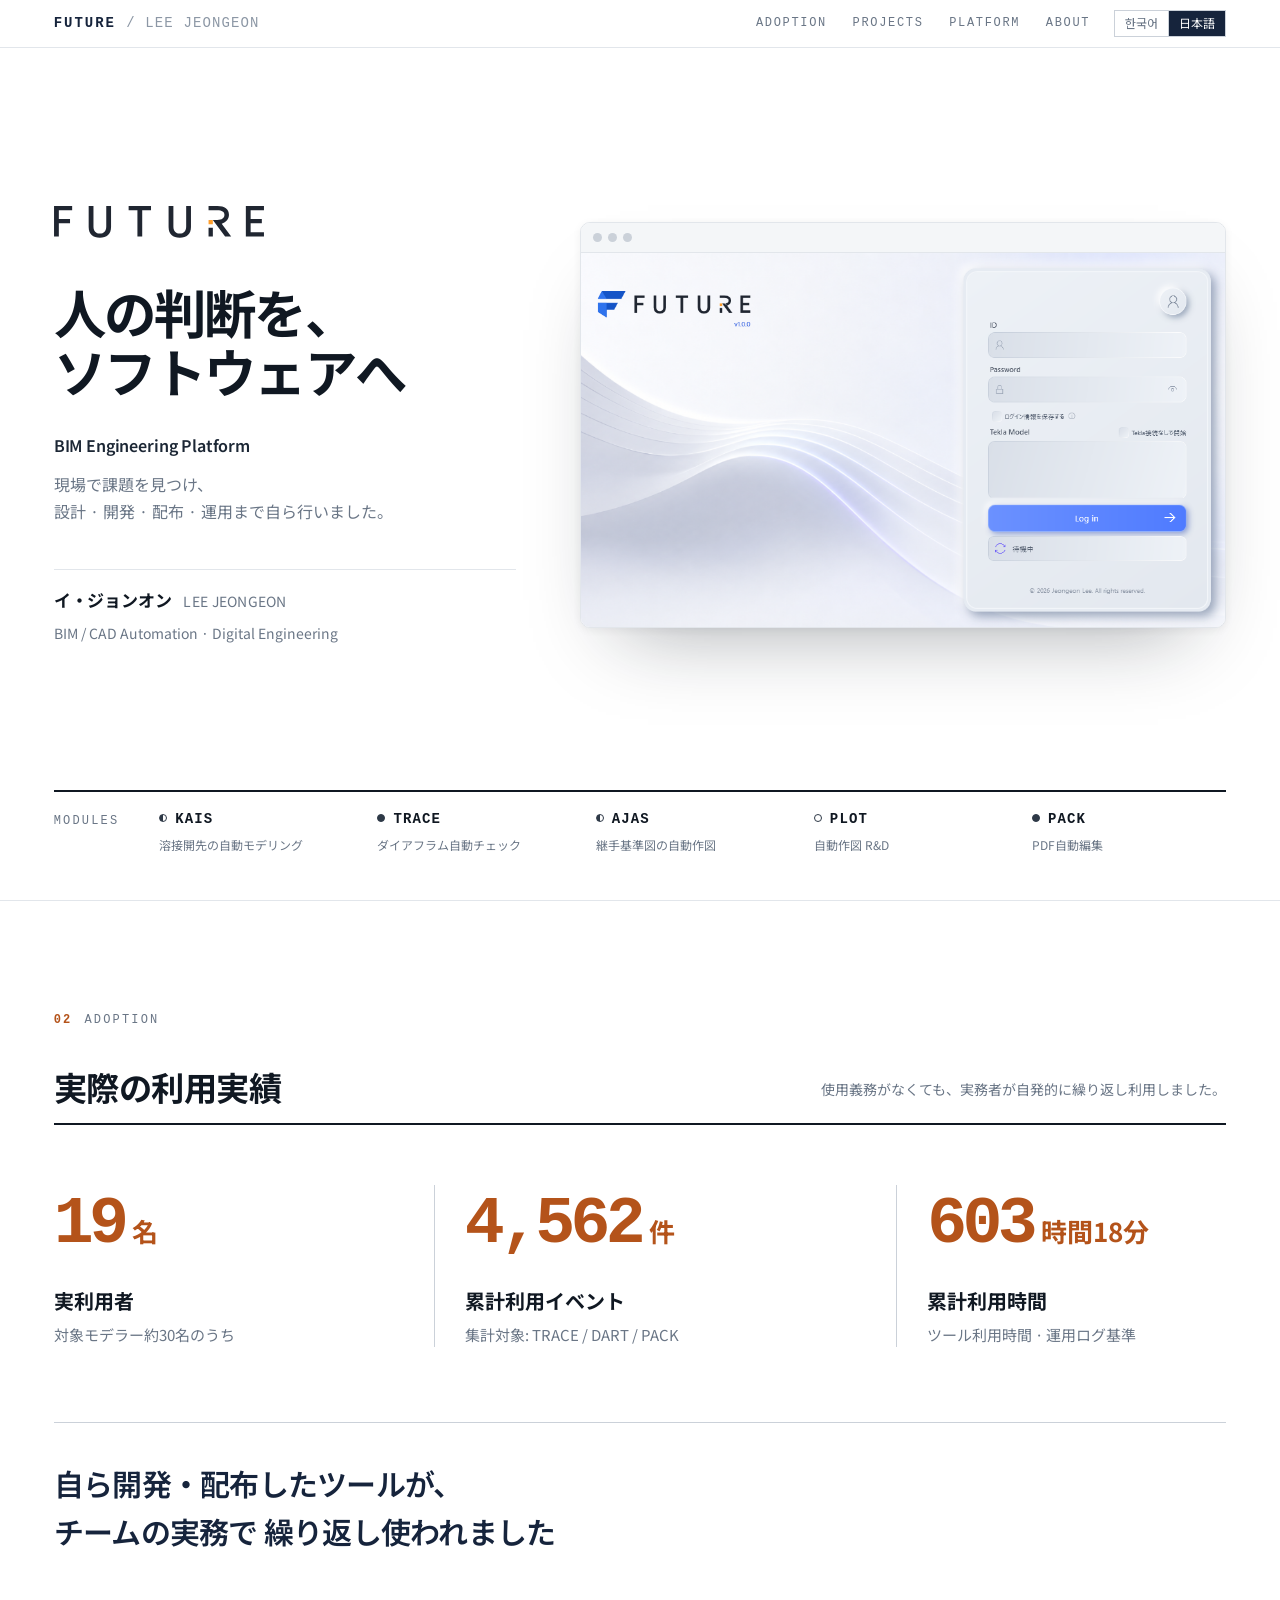
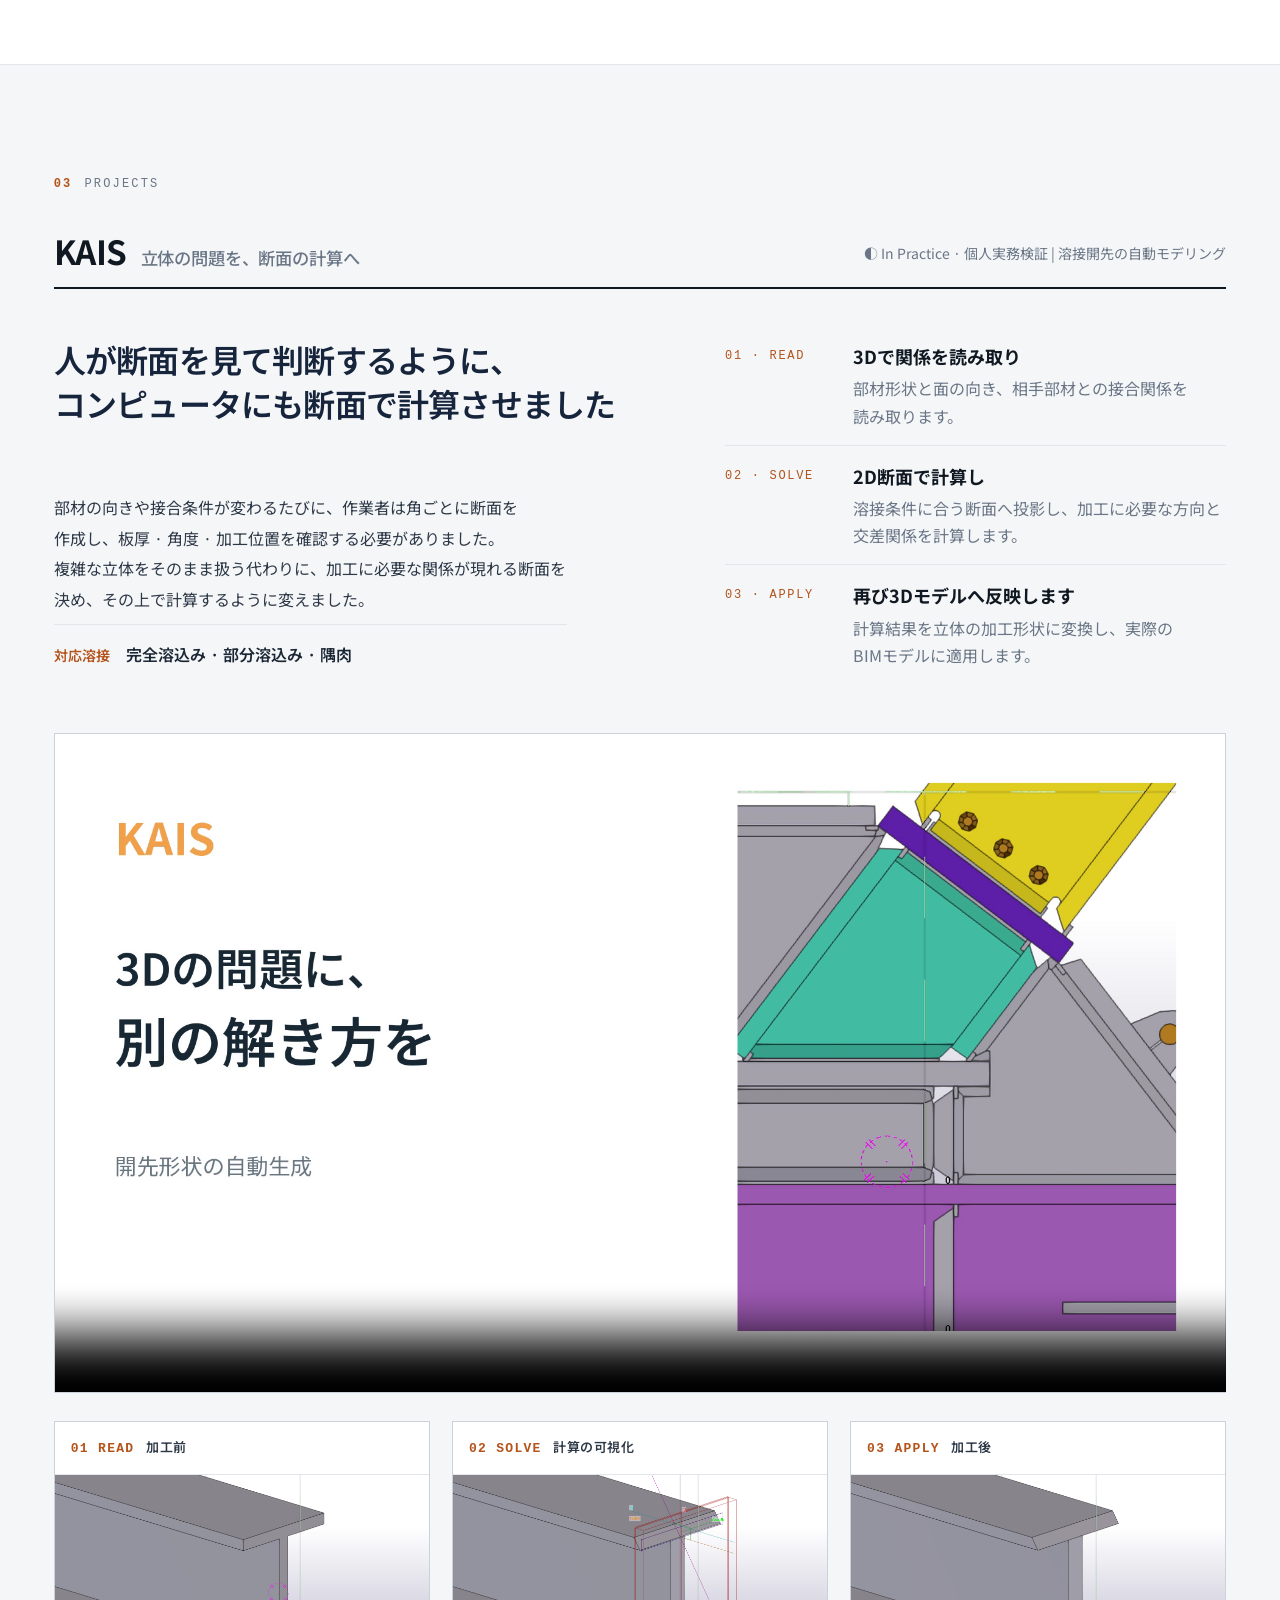
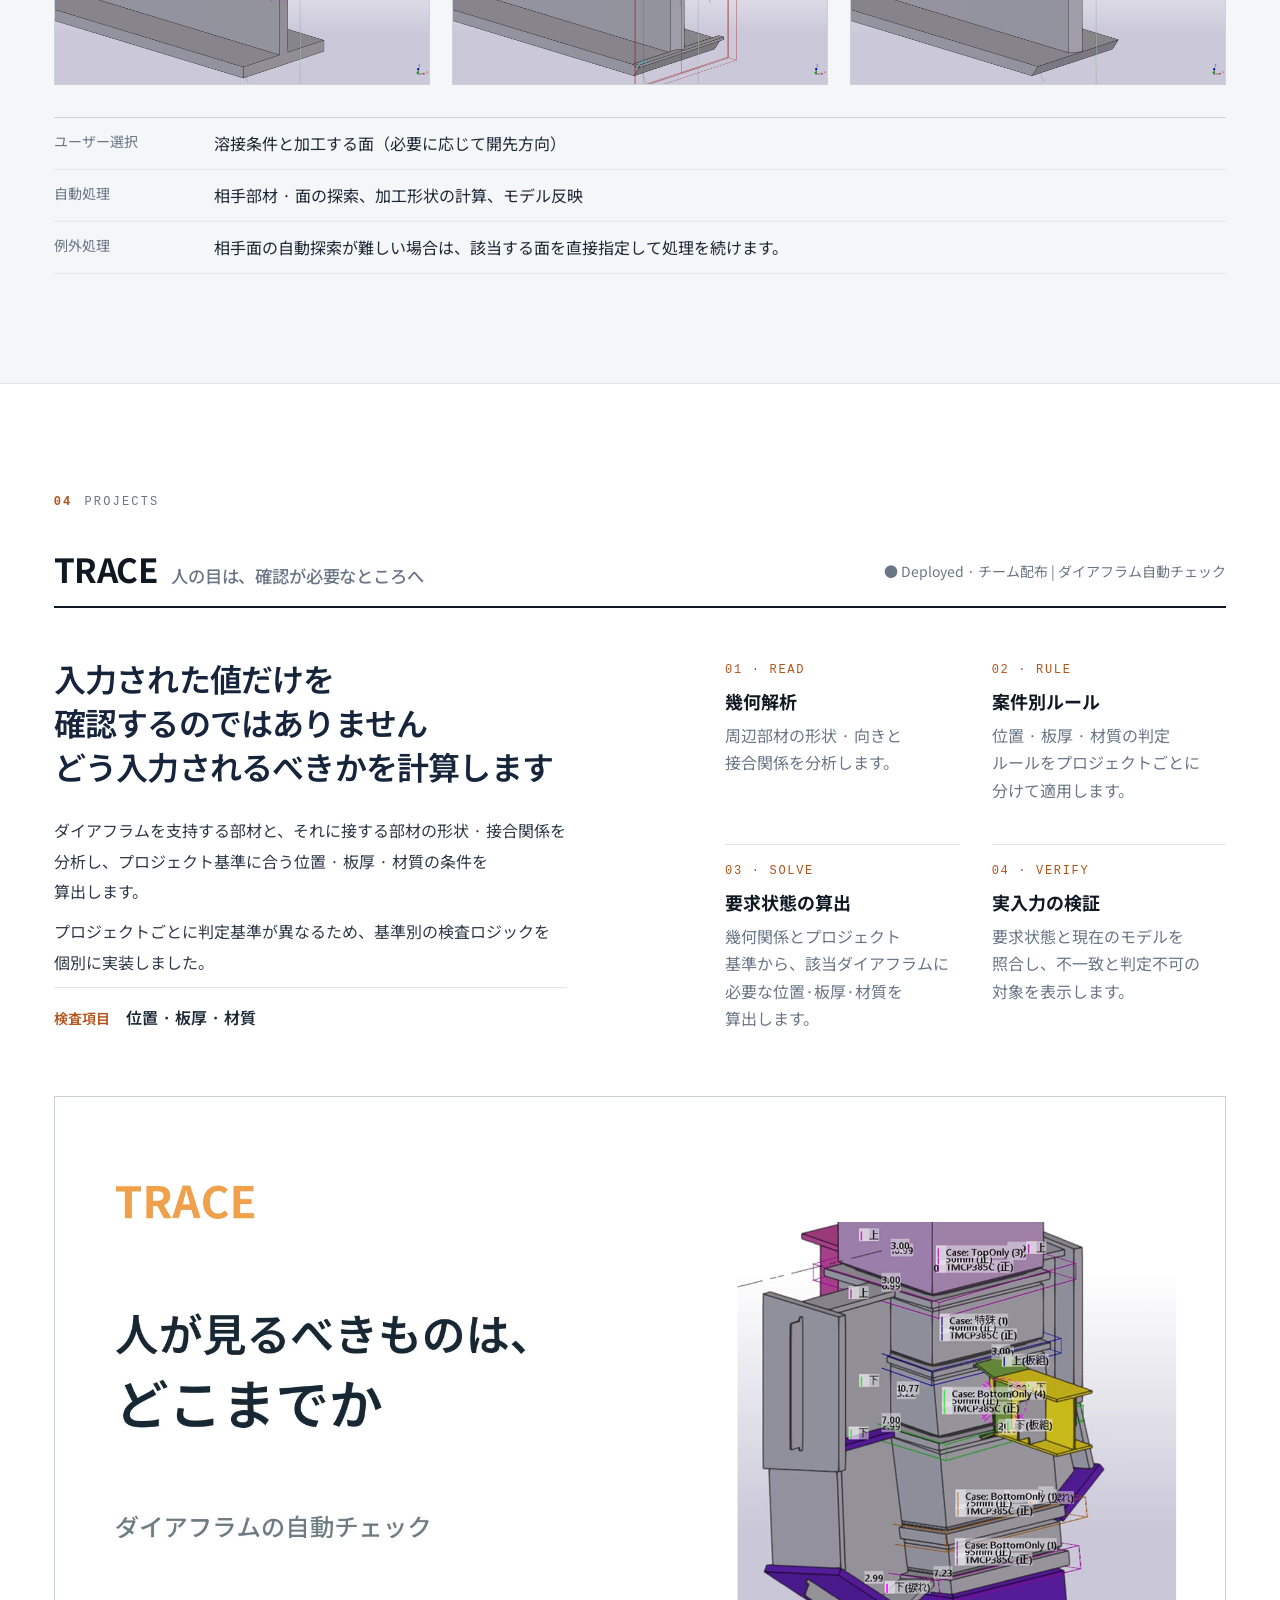
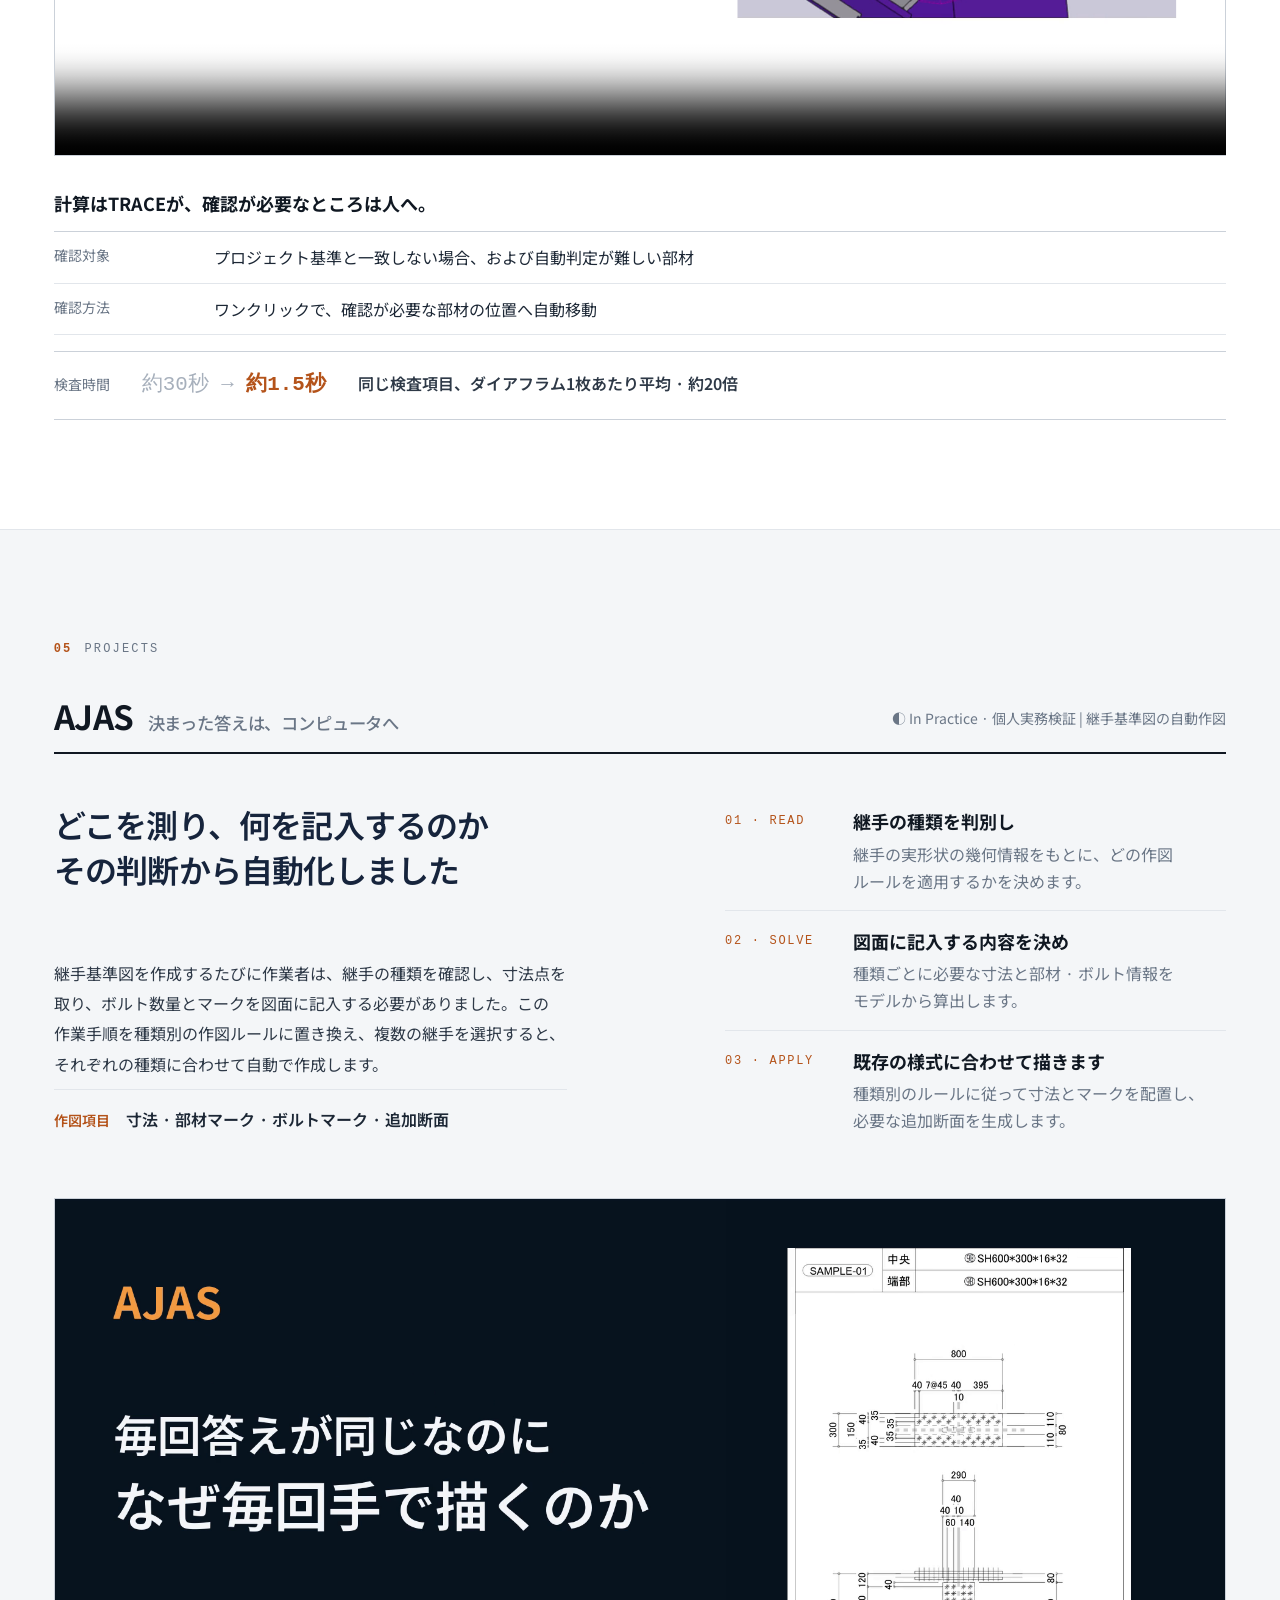
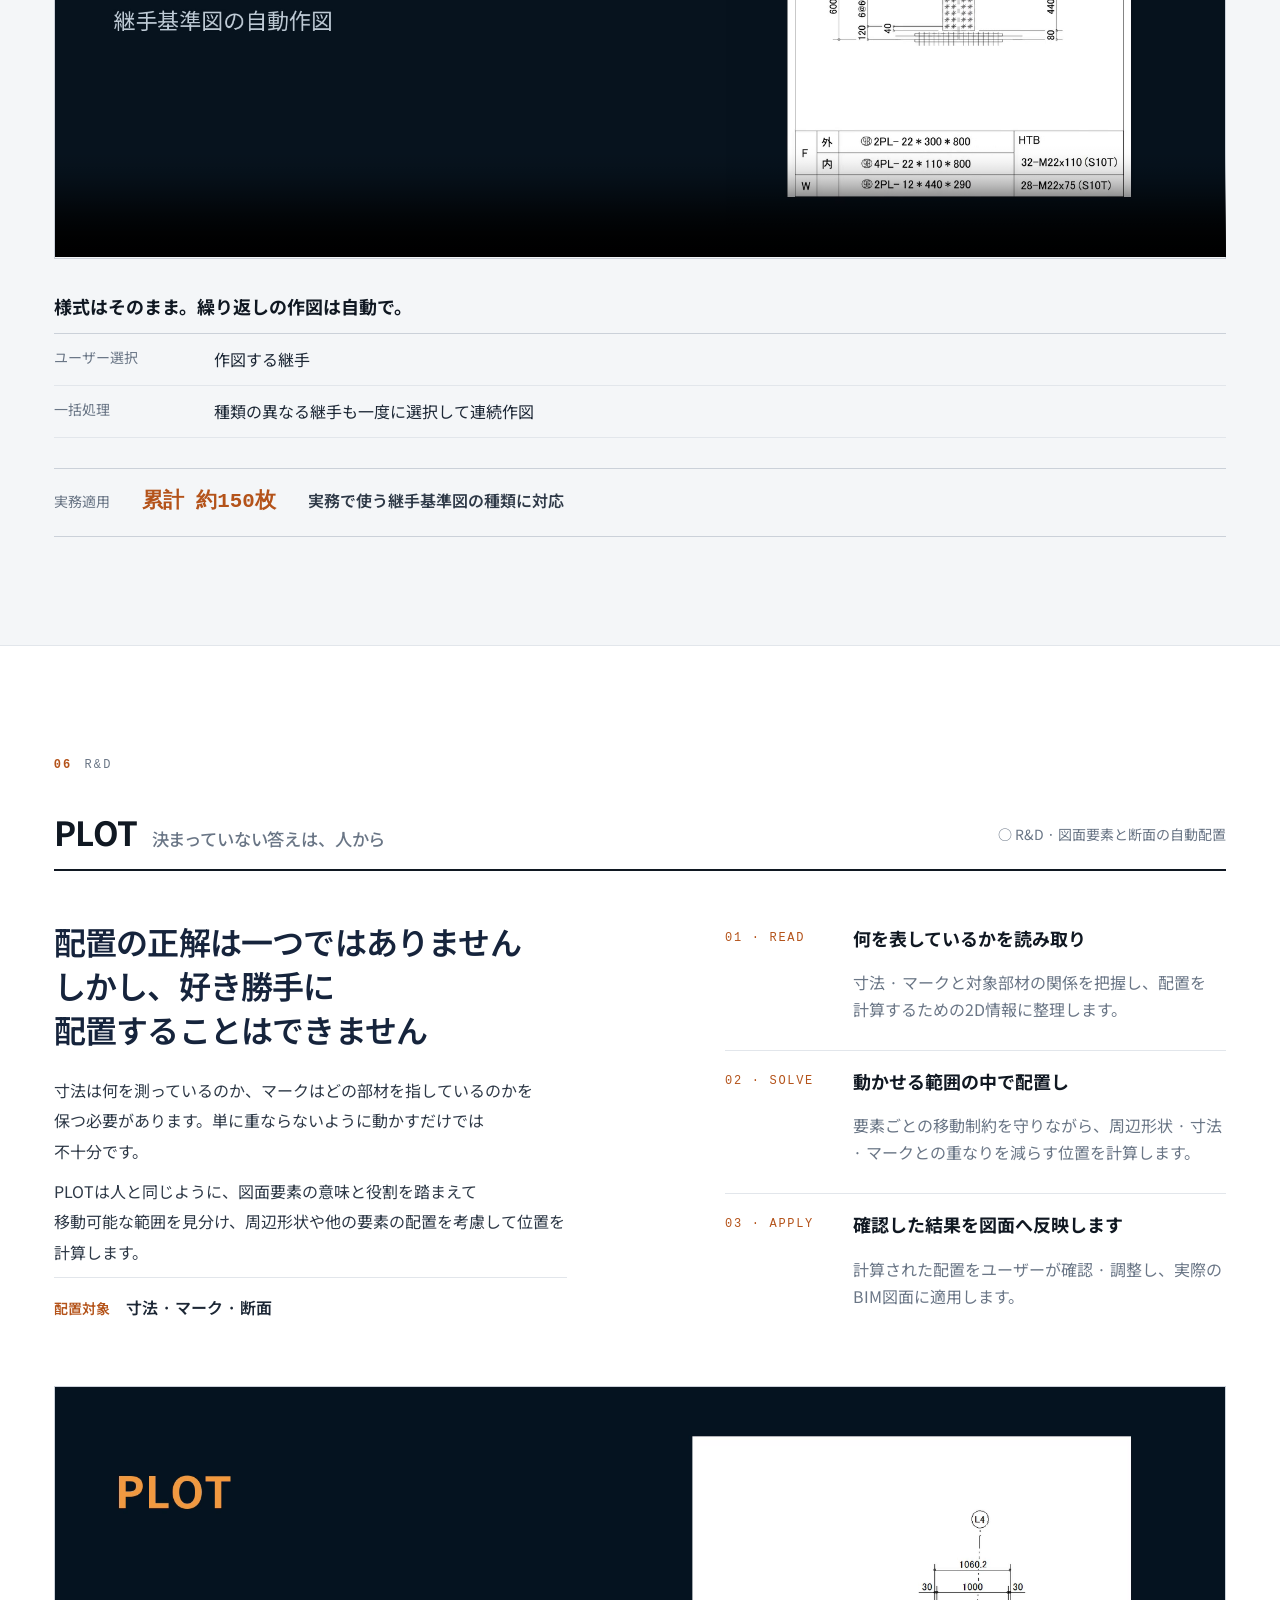
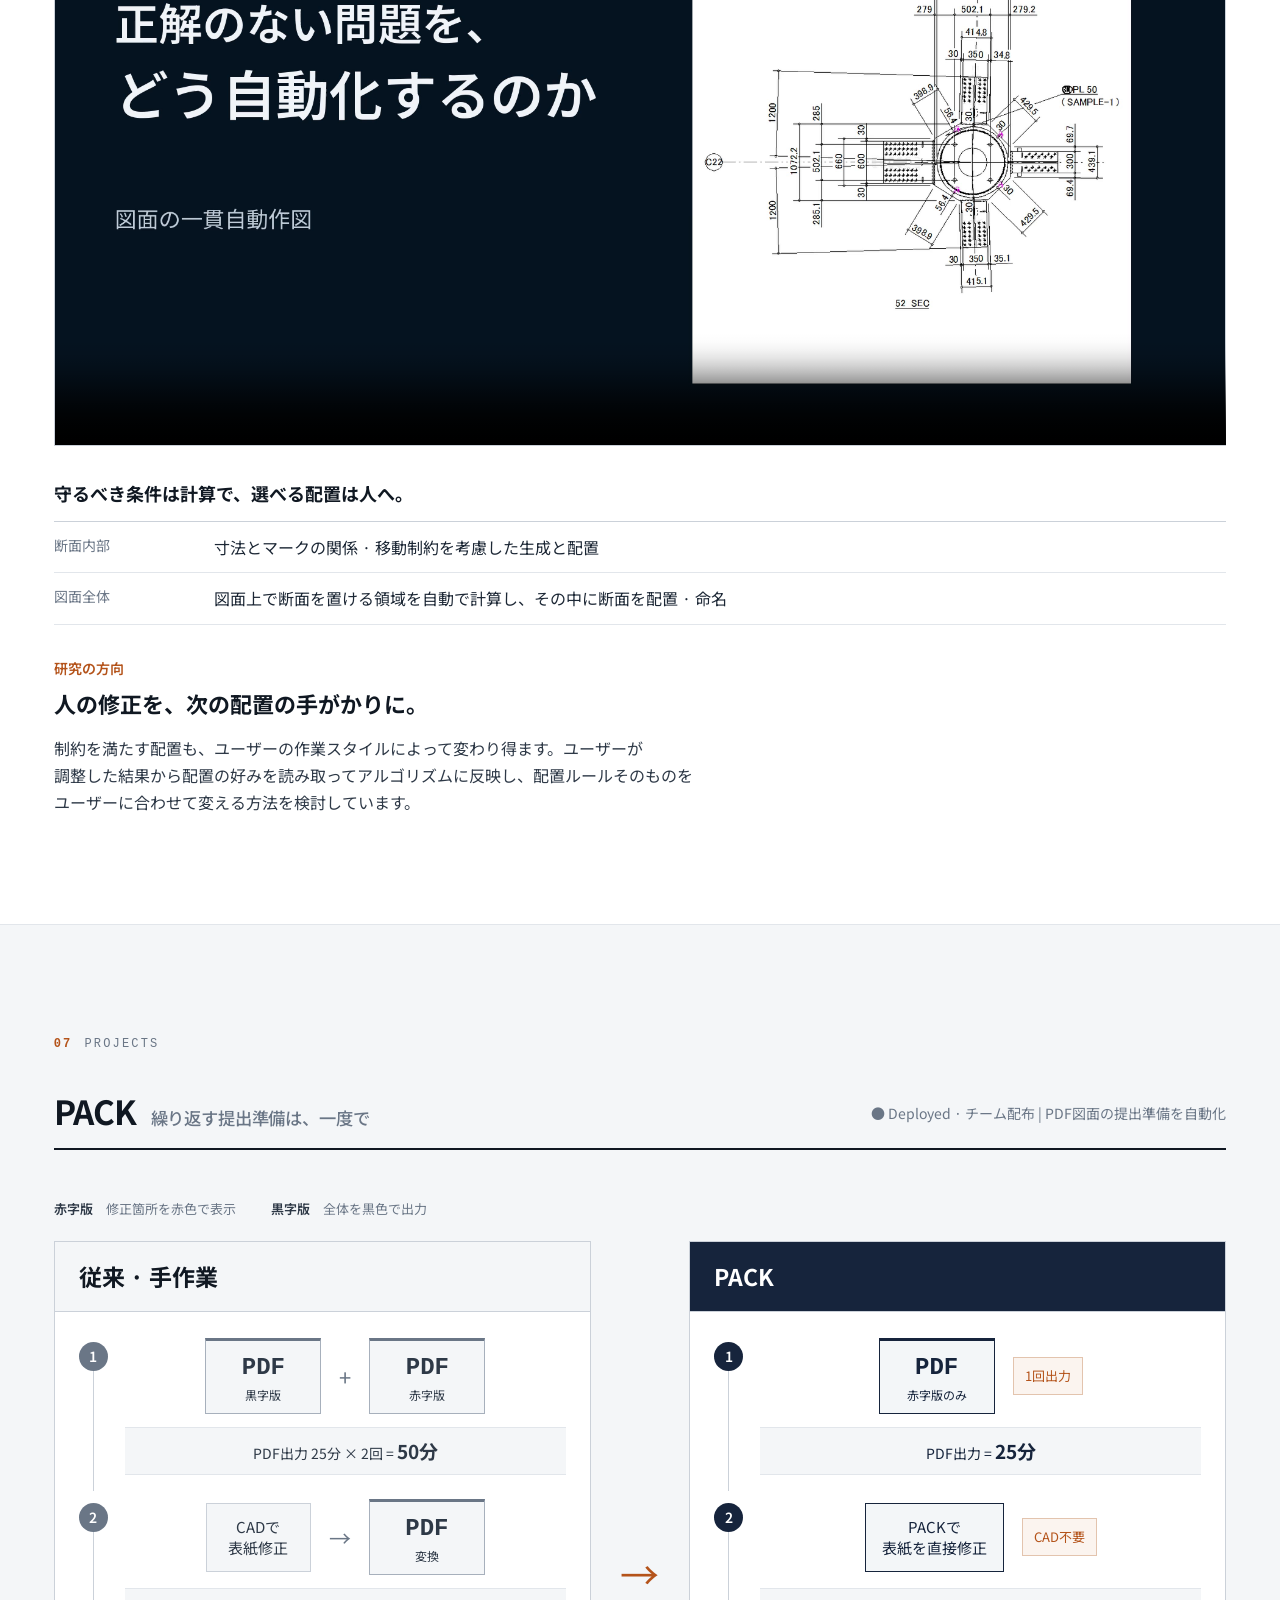
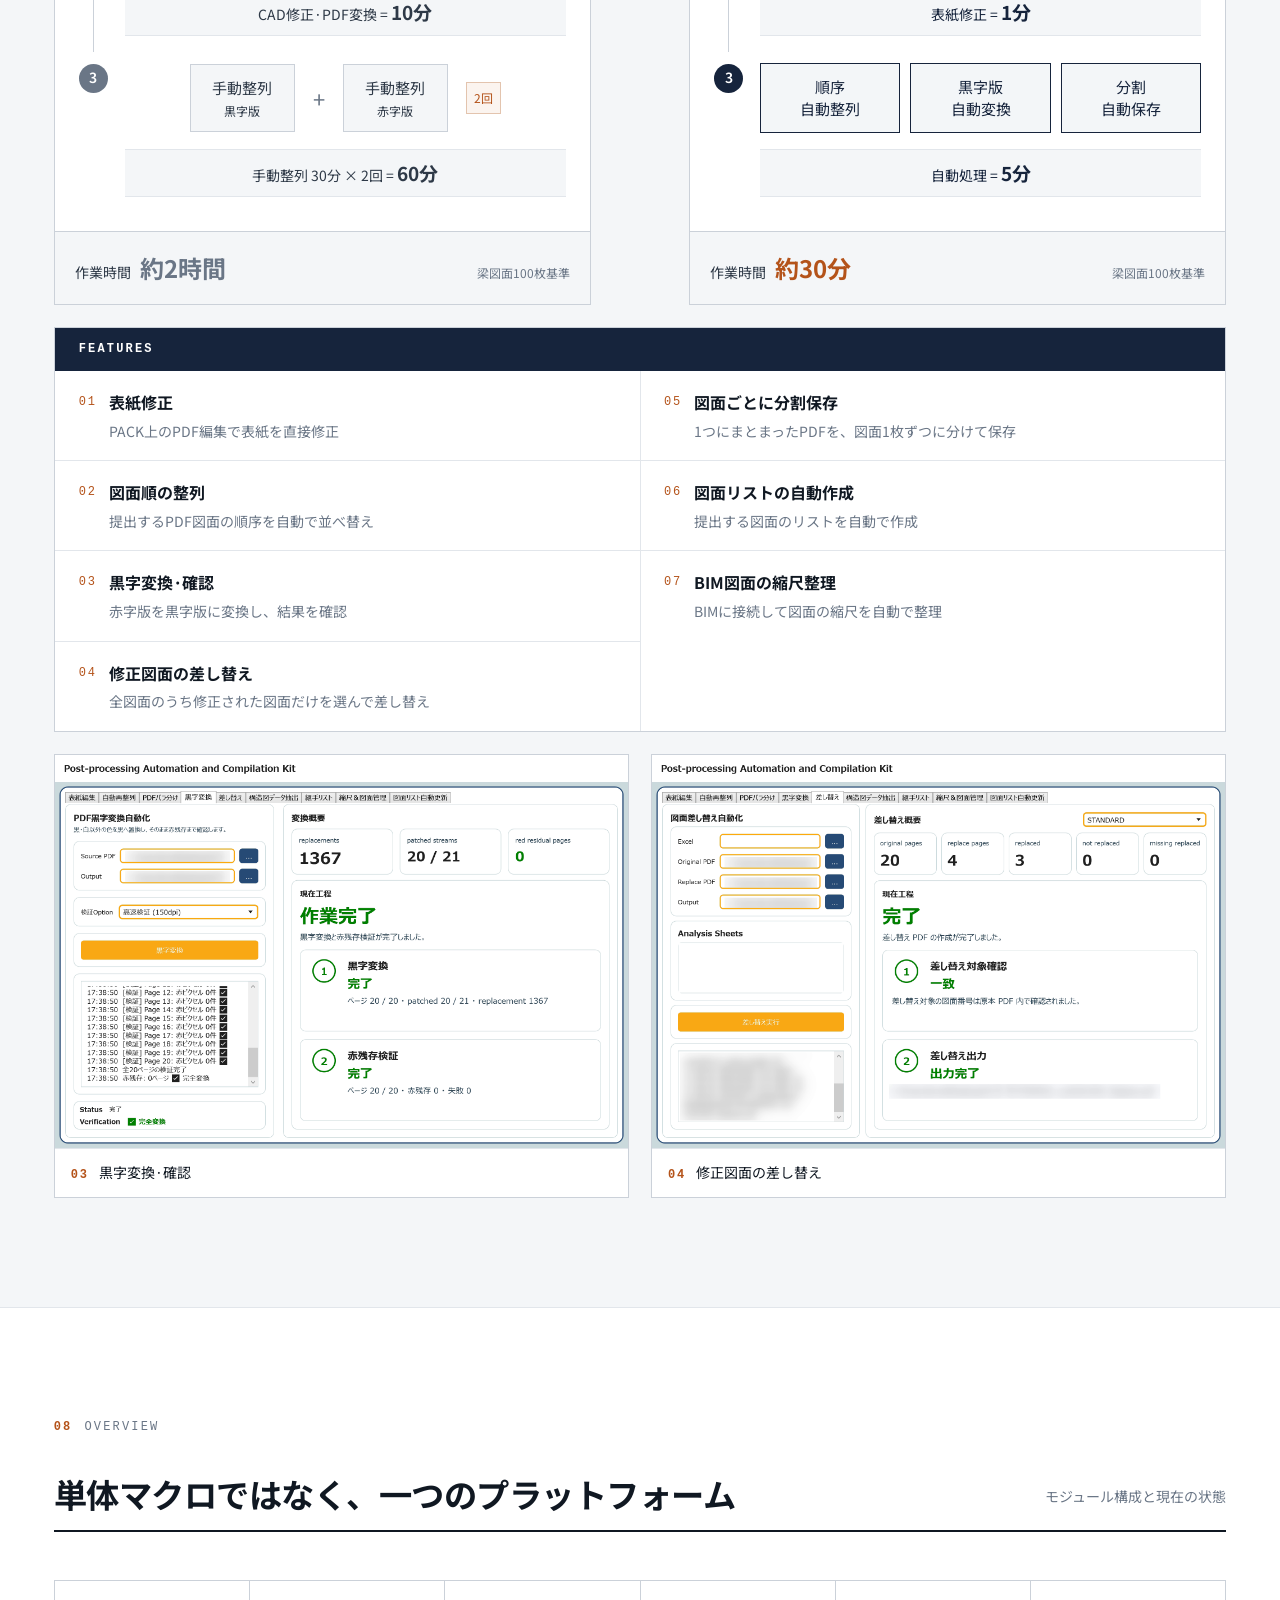
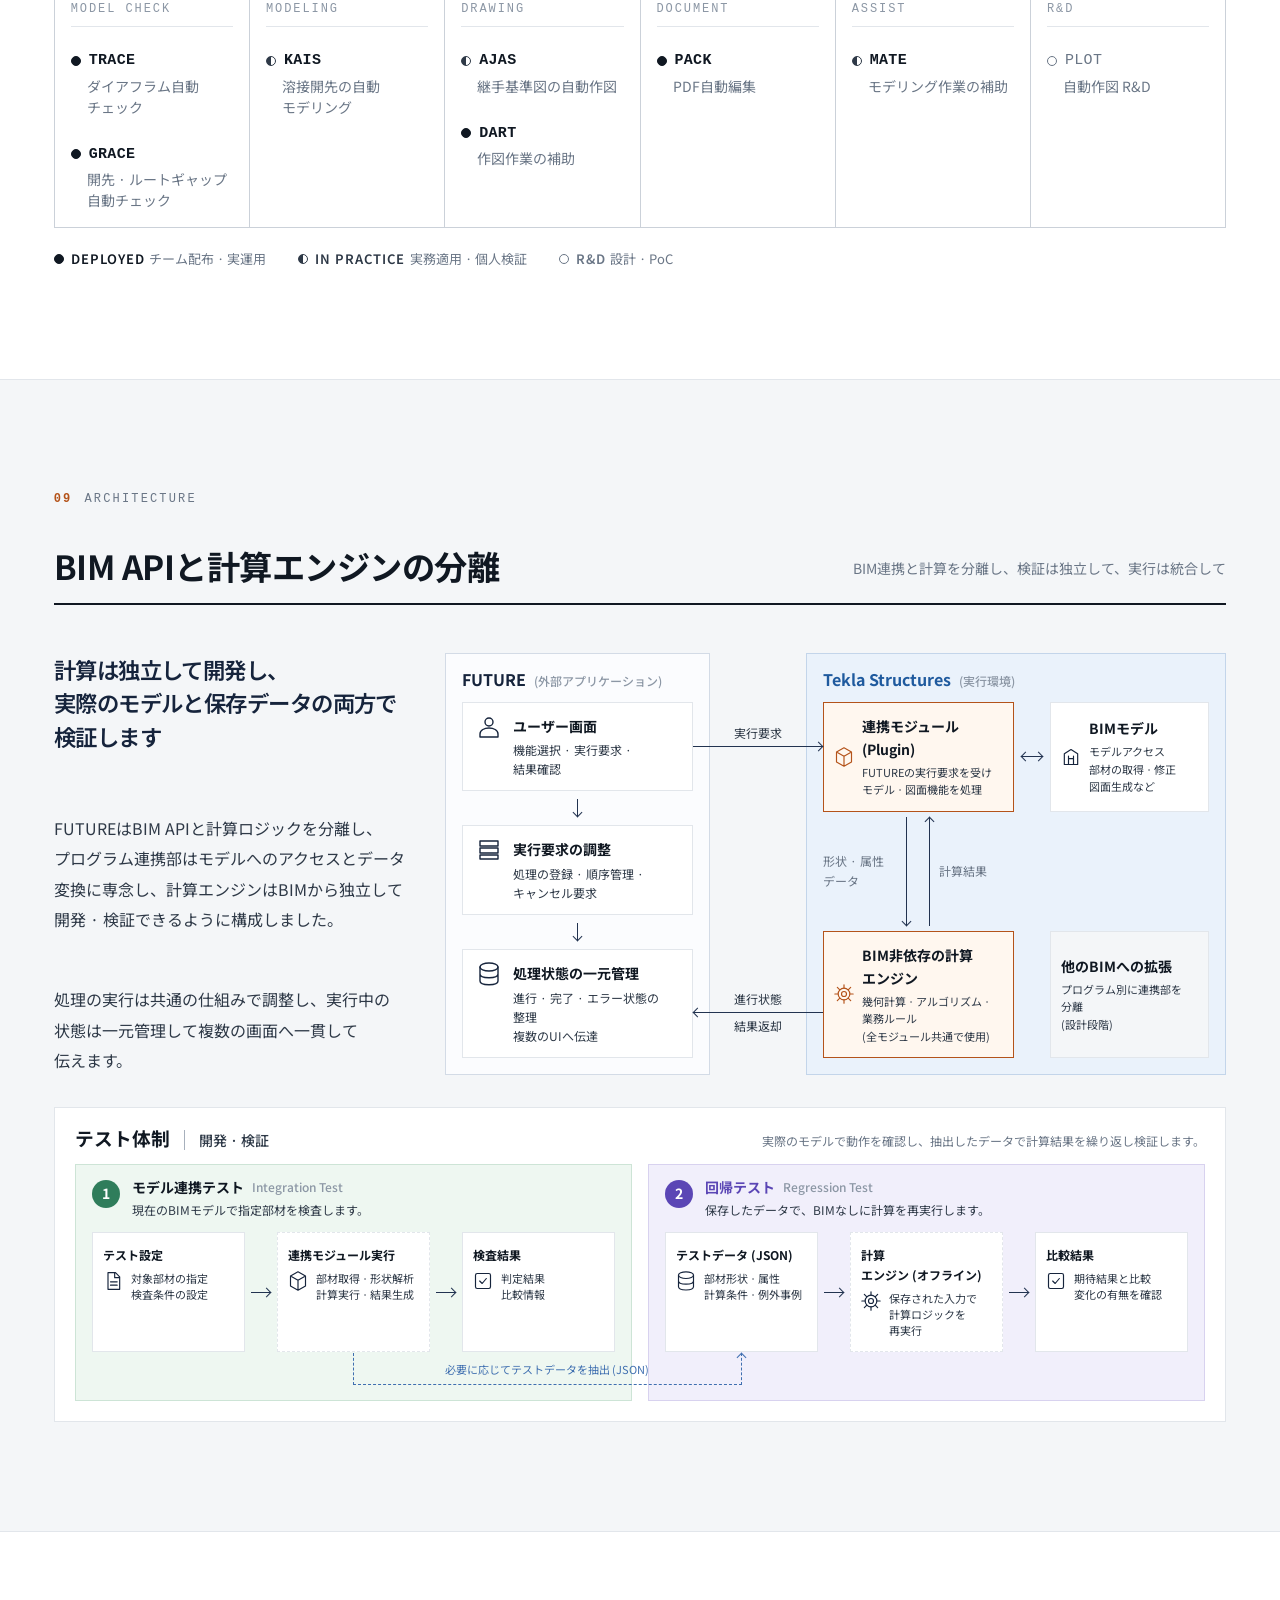
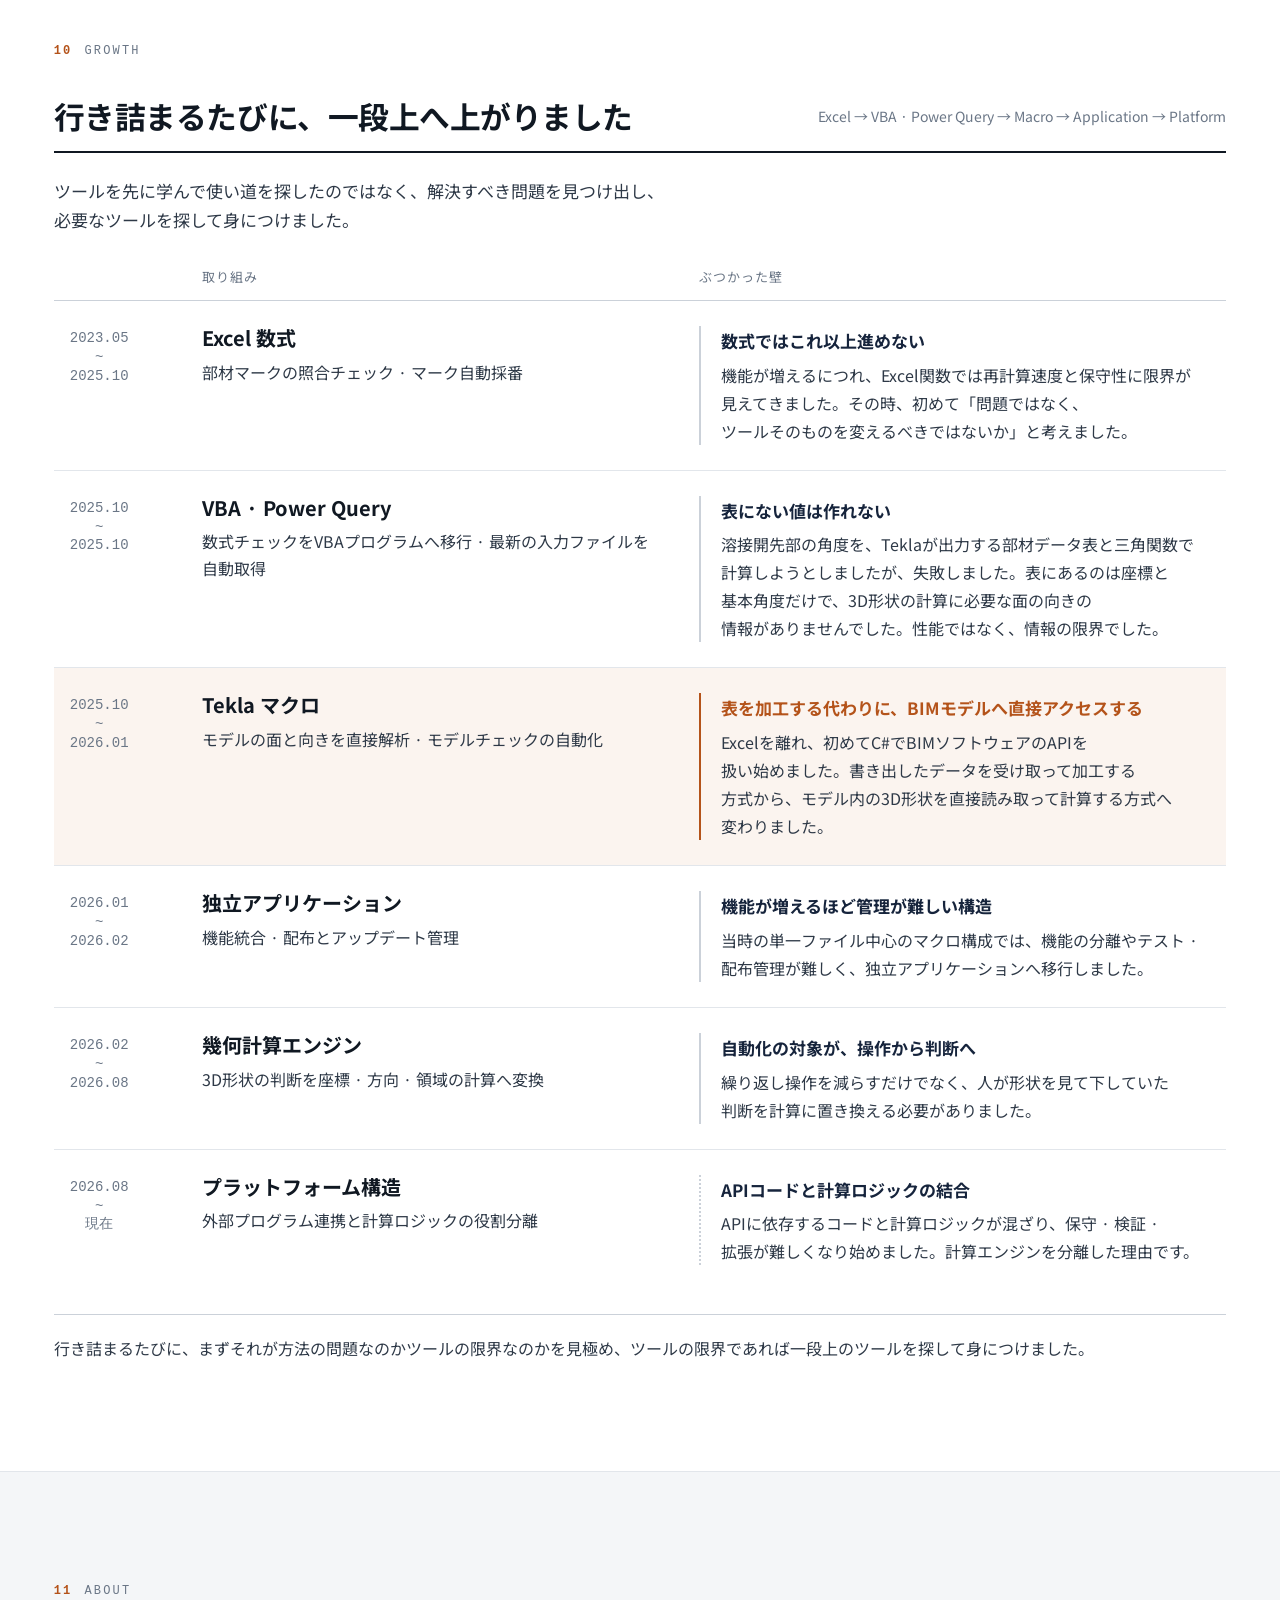
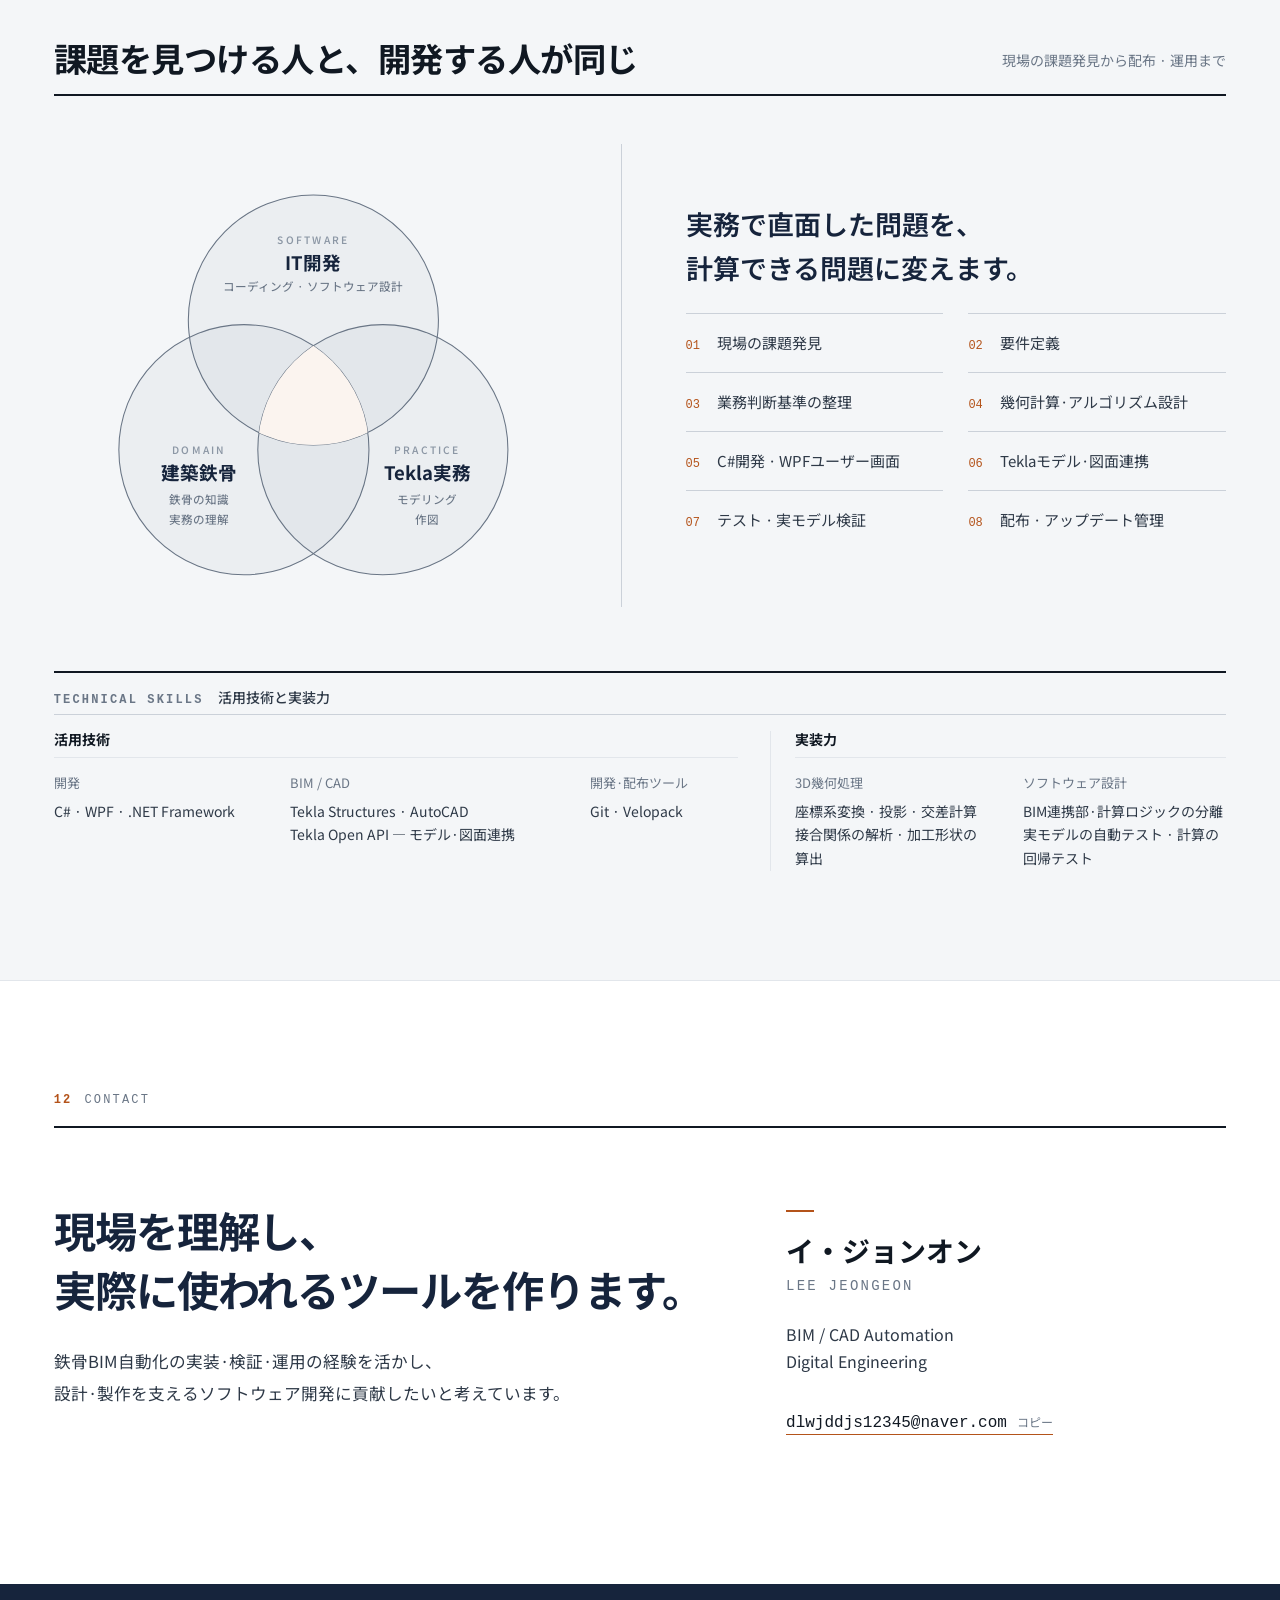
<file: jp/index.html>
<!doctype html><html lang="ja"><head><meta charset="utf-8"><meta name="viewport" content="width=device-width,initial-scale=1"><meta name="robots" content="noindex,nofollow,noarchive"><meta name="referrer" content="no-referrer"><meta name="description" content="LEE JEONGEON — Engineering Automation Portfolio"><title>FUTURE — Engineering Automation Platform | LEE JEONGEON</title><link rel="icon" href="data:,"><link rel="stylesheet" href="/styles.css"><script type="module" src="/src/main.js"></script><link rel="preconnect" href="https://fonts.googleapis.com"><link rel="preconnect" href="https://fonts.gstatic.com" crossorigin><link rel="stylesheet" href="https://fonts.googleapis.com/css2?family=Noto+Sans+JP:wght@400;500;600;700&display=swap"></head><body><a class="skip-link" href="#main">本文へ<wbr>スキップ</a><nav class="nav" aria-label="セクション移動"><div class="wrap nav__inner"><a class="nav__brand" href="#cover">FUTURE <span>/ LEE JEONGEON</span></a><ul class="nav__list"><li><a href="#impact">Adoption</a></li><li><a href="#kais">Projects</a></li><li><a href="#overview">Platform</a></li><li><a href="#growth">About</a></li></ul><div class="nav__lang" role="group" aria-label="言語"><a class="nav__lang-link" href="/" lang="ko" data-short="KR">한국어</a><a class="nav__lang-link" href="/jp/" lang="ja" data-short="JP" aria-current="true">日本語</a></div></div></nav><main id="main"><section class="section cover" id="cover">
  <div class="wrap">

    <div class="cover__body">
      <div class="cover__text">
        <img class="cover__wordmark" src="/assets/images/future-wordmark.svg" alt="FUTURE">
        <h1 class="cover__title">人の<wbr>判断を、<br><wbr>ソフトウェアへ</h1>
        <p class="cover__sub">BIM Engineering Platform</p>
        <p class="cover__lead">現場で<wbr>課題を<wbr>見つけ、<br><wbr>設計 · 開発 · 配布 · 運用まで<wbr>自ら行いました。</p>

        <div class="cover__meta">
          <p class="cover__person">イ・ジョンオン <span>LEE JEONGEON</span></p>
          <p class="note">BIM / CAD Automation · Digital Engineering</p>
        </div>
      </div>

      <figure class="cover__hero">
        <div class="cover__window">
          <span class="cover__window-bar" aria-hidden="true"><i></i><i></i><i></i></span>
          <img data-asset="future-main" src="/assets/images/future-main-login.png"
               alt="FUTURE ログイン画面">
        </div>
      </figure>
    </div>

    <nav class="cover__modules" aria-label="モジュールへ移動">
      <span class="cover__modules-k">Modules</span>
      <a href="#kais"><i class="dot dot--half"></i>KAIS<small>溶接開先の<wbr>自動<wbr>モデリング</small></a>
      <a href="#projects"><i class="dot dot--full"></i>TRACE<small>ダイアフラム<wbr>自動<wbr>チェック</small></a>
      <a href="#ajas"><i class="dot dot--half"></i>AJAS<small>継手基準図の<wbr>自動作図</small></a>
      <a href="#rnd"><i class="dot"></i>PLOT<small>自動作図 R&amp;D</small></a>
      <a href="#pack"><i class="dot dot--full"></i>PACK<small>PDF自動編集</small></a>
    </nav>

    

  </div>
</section><section class="section" id="impact"><div class="wrap"><header class="section__head"><div class="section__id"><span class="section__num">02</span><span class="eyebrow">Adoption</span></div><h2 class="section__title">実際の<wbr>利用実績</h2><p class="section__sub">使用義務がなくても、<wbr>実務者が<wbr>自発的に<wbr>繰り返し利用しました。</p></header><div class="impact-numbers"><div><strong>19<span>名</span></strong><h3>実利用者</h3><p>対象<wbr>モデラー約30名のうち</p></div><div><strong>4,562<span>件</span></strong><h3>累計利用<wbr>イベント</h3><p>集計対象: TRACE / DART / PACK</p></div><div><strong>603<span>時間18分</span></strong><h3>累計利用時間</h3><p>ツール<wbr>利用時間 · 運用<wbr>ログ<wbr>基準</p></div></div><p class="feature-statement impact-summary">自ら開発・配布した<wbr>ツールが、<br><wbr>チームの<wbr>実務で <span class="nb">繰り返し使われました</span></p></div></section><section class="section section--panel" id="kais"><div class="wrap"><header class="section__head"><div class="section__id"><span class="section__num">03</span><span class="eyebrow">Projects</span></div><h2 class="section__title">KAIS<span class="section__tagline">立体の<wbr>問題を、<wbr>断面の<wbr>計算へ</span></h2><p class="section__sub">◐ In Practice · 個人実務検証 | 溶接開先の<wbr>自動<wbr>モデリング</p></header><div class="problem-layout kais-idea"><div><p class="feature-statement">人が<wbr>断面を<wbr>見て判断するように、<br><wbr>コンピュータにも<wbr>断面で<br class="m-only"><wbr>計算させました</p><p>部材の<wbr>向きや<wbr>接合条件が<wbr>変わるたびに、<wbr>作業者は<wbr>角ごとに<wbr>断面を<wbr>作成し、<wbr>板厚 · 角度 · 加工位置を<wbr>確認する<wbr>必要がありました。<wbr>複雑な立体をそのまま<wbr>扱う代わりに、<wbr>加工に<wbr>必要な関係が<wbr>現れる<wbr>断面を<wbr>決め、<wbr>その<wbr>上で<wbr>計算するように<wbr>変えました。</p><p class="kais-weld"><span>対応溶接</span>完全溶込み · 部分溶込み · 隅肉</p></div><ol class="kais-steps"><li><span>01 · Read</span><b>3Dで<wbr>関係を<wbr>読み取り</b><p>部材形状と<wbr>面の<wbr>向き、<wbr>相手部材との<wbr>接合関係を<wbr>読み取ります。</p></li><li><span>02 · Solve</span><b>2D断面で<wbr>計算し</b><p>溶接条件に<wbr>合う断面へ<wbr>投影し、<wbr>加工に<wbr>必要な方向と<wbr>交差関係を<wbr>計算します。</p></li><li><span>03 · Apply</span><b>再び<wbr>3Dモデルへ<wbr>反映します</b><p>計算結果を<wbr>立体の<wbr>加工形状に<wbr>変換し、<wbr>実際の<wbr>BIMモデルに<wbr>適用します。</p></li></ol></div><div class="kais-evidence"><figure class="media feedback-video" data-demo="kais-demo"><div class="demo-screen"><img src="/assets/images/kais-poster.svg" width="1600" height="900" alt="KAIS 実装動画"><p class="demo-empty">KAIS 実装動画 · 準備中</p></div></figure><div class="geometry-triptych"><figure><figcaption><b>01 Read</b> 加工前</figcaption><img src="/assets/images/kais-before.png" width="1472" height="822" alt="KAIS BEFORE · 加工前"></figure><figure><figcaption><b>02 Solve</b> 計算の<wbr>可視化</figcaption><img src="/assets/images/kais-debug.png" width="1472" height="822" alt="KAIS GEOMETRY · 計算の可視化"></figure><figure><figcaption><b>03 Apply</b> 加工後</figcaption><img src="/assets/images/kais-after.png" width="1472" height="822" alt="KAIS AFTER · 加工後"></figure></div><dl class="kais-scope"><div><dt>ユーザー<wbr>選択</dt><dd>溶接条件と<wbr>加工する<wbr>面（必要に<wbr>応じて<wbr>開先方向）</dd></div><div><dt>自動処理</dt><dd>相手部材 · 面の<wbr>探索、<wbr>加工形状の<wbr>計算、<wbr>モデル<wbr>反映</dd></div><div><dt>例外処理</dt><dd>相手面の<wbr>自動探索が<wbr>難しい<wbr>場合は、<wbr>該当する<wbr>面を<wbr>直接指定して<wbr>処理を<wbr>続けます。</dd></div></dl></div></div></section><section class="section" id="projects"><div class="wrap"><header class="section__head"><div class="section__id"><span class="section__num">04</span><span class="eyebrow">Projects</span></div><h2 class="section__title">TRACE<span class="section__tagline">人の<wbr>目は、<wbr>確認が<wbr>必要なところへ</span></h2><p class="section__sub">● Deployed · チーム<wbr>配布 | ダイアフラム<wbr>自動<wbr>チェック</p></header><div class="problem-layout kais-idea trace-idea"><div><p class="feature-statement">入力された<wbr>値だけを<br class="m-only"><wbr>確認するのではありません<br><wbr>どう<wbr>入力されるべきかを<br class="m-only"><wbr>計算します</p><p>ダイアフラムを<wbr>支持する<wbr>部材と、<wbr>それに<wbr>接する<wbr>部材の<wbr>形状 · 接合関係を<wbr>分析し、<wbr>プロジェクト<wbr>基準に<wbr>合う位置 · 板厚 · 材質の<wbr>条件を<wbr>算出します。</p><p>プロジェクトごとに<wbr>判定基準が<wbr>異なるため、<wbr>基準別の<wbr>検査<wbr>ロジックを<wbr>個別に<wbr>実装しました。</p><p class="kais-weld"><span>検査項目</span>位置 · 板厚 · 材質</p></div><ol class="kais-steps"><li><span>01 · Read</span><b>幾何解析</b><p>周辺部材の<wbr>形状 · 向きと<wbr>接合関係を<wbr>分析します。</p></li><li><span>02 · Rule</span><b>案件別<wbr>ルール</b><p>位置 · 板厚 · 材質の<wbr>判定<wbr>ルールを<wbr>プロジェクトごとに<wbr>分けて<wbr>適用します。</p></li><li><span>03 · Solve</span><b>要求状態の<wbr>算出</b><p>幾何関係と<wbr>プロジェクト<wbr>基準から、<wbr>該当<wbr>ダイアフラムに<wbr>必要な位置·板厚·材質を<wbr>算出します。</p></li><li><span>04 · Verify</span><b>実入力の<wbr>検証</b><p>要求状態と<wbr>現在の<wbr>モデルを<wbr>照合し、<wbr>不一致と<wbr>判定不可の<wbr>対象を<wbr>表示します。</p></li></ol></div><figure class="media demo-large" data-demo="trace-demo"><div class="demo-screen"><img src="/assets/images/trace-poster.svg" width="1600" height="900" alt="TRACE 実装動画"><p class="demo-empty">TRACE 実装動画 · 準備中</p></div></figure><div class="trace-result"><p class="trace-bridge">計算は<wbr>TRACEが、<wbr>確認が<wbr>必要なところは<wbr>人へ。</p><dl class="kais-scope"><div><dt>確認対象</dt><dd>プロジェクト<wbr>基準と<wbr>一致しない<wbr>場合、<wbr>および<wbr>自動判定が<wbr>難しい<wbr>部材</dd></div><div><dt>確認方法</dt><dd>ワンクリックで、<wbr>確認が<wbr>必要な部材の<wbr>位置へ<wbr>自動移動</dd></div></dl></div><div class="metricbar"><span class="metricbar__k">検査時間</span><span class="metricbar__v"><del>約30秒</del> <em>→</em> <b>約1.5秒</b></span><span class="metricbar__v metricbar__v--text">同じ検査項目、<wbr>ダイアフラム1枚あたり<wbr>平均 · 約20倍</span></div></div></section><section class="section section--panel" id="ajas"><div class="wrap"><header class="section__head"><div class="section__id"><span class="section__num">05</span><span class="eyebrow">Projects</span></div><h2 class="section__title">AJAS<span class="section__tagline">決まった<wbr>答えは、<wbr>コンピュータへ</span></h2><p class="section__sub">◐ In Practice · 個人実務検証 | 継手基準図の<wbr>自動作図</p></header><div class="problem-layout kais-idea ajas-idea"><div><p class="feature-statement">どこを<wbr>測り、<wbr>何を<wbr>記入するのか<br><wbr>その<wbr>判断から<br class="m-only"><wbr>自動化しました</p><p>継手基準図を<wbr>作成するたびに<wbr>作業者は、<wbr>継手の<wbr>種類を<wbr>確認し、<wbr>寸法点を<wbr>取り、<wbr>ボルト<wbr>数量と<wbr>マークを<wbr>図面に<wbr>記入する<wbr>必要がありました。<wbr>この<wbr>作業手順を<wbr>種類別の<wbr>作図<wbr>ルールに<wbr>置き換え、<wbr>複数の<wbr>継手を<wbr>選択すると、<wbr>それぞれの<wbr>種類に<wbr>合わせて<wbr>自動で<wbr>作成します。</p><p class="kais-weld"><span>作図項目</span>寸法 · 部材<wbr>マーク · ボルトマーク · 追加断面</p></div><ol class="kais-steps"><li><span>01 · Read</span><b>継手の<wbr>種類を<wbr>判別し</b><p>継手の<wbr>実形状の<wbr>幾何情報をもとに、<wbr>どの<wbr>作図<wbr>ルールを<wbr>適用するかを<wbr>決めます。</p></li><li><span>02 · Solve</span><b>図面に<wbr>記入する<wbr>内容を<wbr>決め</b><p>種類ごとに<wbr>必要な寸法と<wbr>部材 · ボルト<wbr>情報を<wbr>モデルから<wbr>算出します。</p></li><li><span>03 · Apply</span><b>既存の<wbr>様式に<wbr>合わせて<wbr>描きます</b><p>種類別の<wbr>ルールに<wbr>従って<wbr>寸法と<wbr>マークを<wbr>配置し、<wbr>必要な追加断面を<wbr>生成します。</p></li></ol></div><figure class="media demo-large" data-demo="ajas-demo"><div class="demo-screen"><img src="/assets/images/ajas-after.svg" width="1600" height="1000" alt="AJAS 実装動画"><p class="demo-empty">AJAS 実装動画 · 準備中</p></div></figure><div class="trace-result"><p class="trace-bridge">様式はそのまま。<wbr>繰り返しの<wbr>作図は<wbr>自動で。</p><dl class="kais-scope"><div><dt>ユーザー<wbr>選択</dt><dd>作図する<wbr>継手</dd></div><div><dt>一括処理</dt><dd>種類の<wbr>異なる<wbr>継手も<wbr>一度に<wbr>選択して<wbr>連続作図</dd></div></dl></div><div class="metricbar"><span class="metricbar__k">実務適用</span><span class="metricbar__v"><b>累計 約150枚</b></span><span class="metricbar__v metricbar__v--text">実務で<wbr>使う継手基準図の<wbr>種類に<wbr>対応</span></div></div></section><section class="section" id="rnd"><div class="wrap"><header class="section__head"><div class="section__id"><span class="section__num">06</span><span class="eyebrow">R&D</span></div><h2 class="section__title">PLOT<span class="section__tagline">決まっていない<wbr>答えは、<wbr>人から</span></h2><p class="section__sub">○ R&D · 図面要素と<wbr>断面の<wbr>自動配置</p></header><div class="problem-layout kais-idea plot-idea"><div><p class="feature-statement">配置の<wbr>正解は<wbr>一つではありません<br><wbr>しかし、<wbr>好き勝手に<br class="m-only"><wbr>配置することはできません</p><p>寸法は<wbr>何を<wbr>測っているのか、<wbr>マークはどの<wbr>部材を<wbr>指しているのかを<wbr>保つ必要があります。<wbr>単に<wbr>重ならないように<wbr>動かすだけでは<wbr>不十分です。</p><p>PLOTは<wbr>人と<wbr>同じように、<wbr>図面要素の<wbr>意味と<wbr>役割を<wbr>踏まえて<wbr>移動可能な範囲を<wbr>見分け、<wbr>周辺形状や<wbr>他の<wbr>要素の<wbr>配置を<wbr>考慮して<wbr>位置を<wbr>計算します。</p><p class="kais-weld"><span>配置対象</span>寸法 · マーク · 断面</p></div><ol class="kais-steps"><li><span>01 · Read</span><b>何を<wbr>表しているかを<wbr>読み取り</b><p>寸法 · マークと<wbr>対象部材の<wbr>関係を<wbr>把握し、<wbr>配置を<wbr>計算するための<wbr>2D情報に<wbr>整理します。</p></li><li><span>02 · Solve</span><b>動かせる<wbr>範囲の<wbr>中で<wbr>配置し</b><p>要素ごとの<wbr>移動制約を<wbr>守りながら、<wbr>周辺形状 · 寸法 · マークとの<wbr>重なりを<wbr>減らす<wbr>位置を<wbr>計算します。</p></li><li><span>03 · Apply</span><b>確認した<wbr>結果を<wbr>図面へ<wbr>反映します</b><p>計算された<wbr>配置を<wbr>ユーザーが<wbr>確認 · 調整し、<wbr>実際の<wbr>BIM図面に<wbr>適用します。</p></li></ol></div><figure class="media demo-large" data-demo="plot-demo"><div class="demo-screen"><img src="/assets/images/plot-demo-ko-poster.png" width="1920" height="1080" alt="PLOT 実装動画"><p class="demo-empty">PLOT 実装動画 · 準備中</p></div></figure><div class="trace-result"><p class="trace-bridge">守るべき<wbr>条件は<wbr>計算で、<wbr>選べる<wbr>配置は<wbr>人へ。</p><dl class="kais-scope"><div><dt>断面内部</dt><dd>寸法と<wbr>マークの<wbr>関係 · 移動制約を<wbr>考慮した<wbr>生成と<wbr>配置</dd></div><div><dt>図面全体</dt><dd>図面上で<wbr>断面を<wbr>置ける<wbr>領域を<wbr>自動で<wbr>計算し、<wbr>その<wbr>中に<wbr>断面を<wbr>配置 · 命名</dd></div></dl></div><div class="project-details plot-details"><div><h3><small>研究の<wbr>方向</small>人の<wbr>修正を、<wbr>次の<wbr>配置の<wbr>手がかりに。</h3><p>制約を<wbr>満たす<wbr>配置も、<wbr>ユーザーの<wbr>作業<wbr>スタイルによって<wbr>変わり<wbr>得ます。<wbr>ユーザーが<wbr>調整した<wbr>結果から<wbr>配置の<wbr>好みを<wbr>読み取って<wbr>アルゴリズムに<wbr>反映し、<wbr>配置<wbr>ルールそのものを<wbr>ユーザーに<wbr>合わせて<wbr>変える<wbr>方法を<wbr>検討しています。</p></div></div></div></section><section class="section section--panel" id="pack"><div class="wrap"><header class="section__head"><div class="section__id"><span class="section__num">07</span><span class="eyebrow">Projects</span></div><h2 class="section__title">PACK<span class="section__tagline">繰り返す提出準備は、<wbr>一度で</span></h2><p class="section__sub">● Deployed · チーム<wbr>配布 | PDF図面の<wbr>提出準備を<wbr>自動化</p></header><p class="pack-editions"><span><b>赤字版</b> 修正箇所を<wbr>赤色で<wbr>表示</span><span><b>黒字版</b> 全体を<wbr>黒色で<wbr>出力</span></p><div class="pack-visual"><article class="pack-lane manual"><h3>従来 · 手作業</h3><ol><li><span class="pack-number">1</span><div class="pack-stage"><div class="pack-objects"><div class="paper-node"><b>PDF</b><span>黒字版</span></div><span class="pack-plus">+</span><div class="paper-node"><b>PDF</b><span>赤字版</span></div></div><p class="pack-timing">PDF出力 25分 × 2回 = <b>50分</b></p></div></li><li><span class="pack-number">2</span><div class="pack-stage"><div class="pack-objects"><div class="process-node">CADで<br><wbr>表紙修正</div><span class="pack-plus">→</span><div class="paper-node"><b>PDF</b><span>変換</span></div></div><p class="pack-timing">CAD修正·PDF変換 = <b>10分</b></p></div></li><li><span class="pack-number">3</span><div class="pack-stage"><div class="pack-objects"><div class="process-node">手動整列<span>黒字版</span></div><span class="pack-plus">+</span><div class="process-node">手動整列<span>赤字版</span></div><span class="repeat-count">2回</span></div><p class="pack-timing">手動整列 30分 × 2回 = <b>60分</b></p></div></li></ol><p class="lane-total">作業時間 <b>約2時間</b><span>梁図面100枚基準</span></p></article><div class="pack-transition" aria-hidden="true"><span>→</span></div><article class="pack-lane automated"><h3>PACK</h3><ol><li><span class="pack-number">1</span><div class="pack-stage"><div class="pack-objects"><div class="paper-node"><b>PDF</b><span>赤字版のみ</span></div><span class="pack-flag">1回出力</span></div><p class="pack-timing">PDF出力 = <b>25分</b></p></div></li><li><span class="pack-number">2</span><div class="pack-stage"><div class="pack-objects"><div class="process-node">PACKで<br><wbr>表紙を<wbr>直接修正</div><span class="pack-flag">CAD不要</span></div><p class="pack-timing">表紙修正 = <b>1分</b></p></div></li><li><span class="pack-number">3</span><div class="pack-stage"><div class="pack-objects compact"><div class="process-node">順序<br><wbr>自動整列</div><div class="process-node">黒字版<br><wbr>自動変換</div><div class="process-node">分割<br><wbr>自動保存</div></div><p class="pack-timing">自動処理 = <b>5分</b></p></div></li></ol><p class="lane-total">作業時間 <b>約30分</b><span>梁図面100枚基準</span></p></article></div><div class="pack-features"><h3>Features</h3><ol><li><span>01</span><b>表紙修正</b><p>PACK上の<wbr>PDF編集で<wbr>表紙を<wbr>直接修正</p></li><li><span>02</span><b>図面順の<wbr>整列</b><p>提出する<wbr>PDF図面の<wbr>順序を<wbr>自動で<wbr>並べ替え</p></li><li><span>03</span><b>黒字変換·確認</b><p>赤字版を<wbr>黒字版に<wbr>変換し、<wbr>結果を<wbr>確認</p></li><li><span>04</span><b>修正図面の<wbr>差し替え</b><p>全図面のうち<wbr>修正された<wbr>図面だけを<wbr>選んで<wbr>差し替え</p></li><li><span>05</span><b>図面ごとに<wbr>分割保存</b><p>1つにまとまった<wbr>PDFを、<wbr>図面1枚ずつに<wbr>分けて<wbr>保存</p></li><li><span>06</span><b>図面<wbr>リストの<wbr>自動作成</b><p>提出する<wbr>図面の<wbr>リストを<wbr>自動で<wbr>作成</p></li><li><span>07</span><b>BIM図面の<wbr>縮尺整理</b><p>BIMに<wbr>接続して<wbr>図面の<wbr>縮尺を<wbr>自動で<wbr>整理</p></li></ol></div><div class="pack-screens"><figure><img src="/assets/images/pack-screen-black.png" width="2040" height="1400" loading="lazy" alt="PACK 黒字変換·確認画面"><figcaption><b>03</b>黒字変換·確認</figcaption></figure><figure><img src="/assets/images/pack-screen-replace.png" width="2040" height="1400" loading="lazy" alt="PACK 修正図面の差し替え画面"><figcaption><b>04</b>修正図面の<wbr>差し替え</figcaption></figure></div></div></section><section class="section" id="overview">
  <div class="wrap">

    <header class="section__head">
      <div class="section__id"><span class="section__num">08</span><span class="eyebrow">Overview</span></div>
      <h2 class="section__title">単体<wbr>マクロではなく、<wbr>一つの<wbr>プラットフォーム</h2>
      <p class="section__sub">モジュール<wbr>構成と<wbr>現在の<wbr>状態</p>
    </header>

    <div class="modmap">
      <div class="modmap__group">
        <p class="modmap__k">MODEL CHECK</p>
        <p class="modmap__item"><span class="status status--deployed"><i class="status__dot"></i></span><span class="modmap__name">TRACE</span><span class="modmap__note">ダイアフラム<wbr>自動<wbr>チェック</span></p>
        <p class="modmap__item"><span class="status status--deployed"><i class="status__dot"></i></span><span class="modmap__name">GRACE</span><span class="modmap__note">開先 · ルートギャップ<wbr>自動<wbr>チェック</span></p>
      </div>
      <div class="modmap__group">
        <p class="modmap__k">MODELING</p>
        <p class="modmap__item"><span class="status status--practice"><i class="status__dot"></i></span><span class="modmap__name">KAIS</span><span class="modmap__note">溶接開先の<wbr>自動<wbr>モデリング</span></p>
      </div>
      <div class="modmap__group">
        <p class="modmap__k">Drawing</p>
        <p class="modmap__item"><span class="status status--practice"><i class="status__dot"></i></span><span class="modmap__name">AJAS</span><span class="modmap__note">継手基準図の<wbr>自動作図</span></p>
        <p class="modmap__item"><span class="status status--deployed"><i class="status__dot"></i></span><span class="modmap__name">DART</span><span class="modmap__note">作図作業の<wbr>補助</span></p>
      </div>
      <div class="modmap__group">
        <p class="modmap__k">Document</p>
        <p class="modmap__item"><span class="status status--deployed"><i class="status__dot"></i></span><span class="modmap__name">PACK</span><span class="modmap__note">PDF自動編集</span></p>
      </div>
      <div class="modmap__group">
        <p class="modmap__k">Assist</p>
        <p class="modmap__item"><span class="status status--practice"><i class="status__dot"></i></span><span class="modmap__name">MATE</span><span class="modmap__note">モデリング<wbr>作業の<wbr>補助</span></p>
      </div>
      <div class="modmap__group">
        <p class="modmap__k">R&amp;D</p>
        <p class="modmap__item modmap__item--rnd"><span class="status status--rnd"><i class="status__dot"></i></span><span class="modmap__name">PLOT</span><span class="modmap__note">自動作図 R&amp;D</span></p>
      </div>
    </div>

    <ul class="legend">
      <li><span class="status status--deployed"><i class="status__dot"></i>Deployed</span><em>チーム<wbr>配布 · 実運用</em></li>
      <li><span class="status status--practice"><i class="status__dot"></i>In Practice</span><em>実務適用 · 個人検証</em></li>
      <li><span class="status status--rnd"><i class="status__dot"></i>R&amp;D</span><em>設計 · PoC</em></li>
    </ul>

  </div>
</section><section class="section section--panel" id="architecture"><div class="wrap"><header class="section__head"><div class="section__id"><span class="section__num">09</span><span class="eyebrow">Architecture</span></div><h2 class="section__title">BIM APIと<wbr>計算<wbr>エンジンの<wbr>分離</h2><p class="section__sub">BIM連携と<wbr>計算を<wbr>分離し、<wbr>検証は<wbr>独立して、<wbr>実行は<wbr>統合して</p></header><div class="ar-top"><div class="arch-story"><p class="feature-statement">計算は<wbr>独立して<wbr>開発し、<br><wbr>実際の<wbr>モデルと<wbr>保存<wbr>データの<wbr>両方で<wbr>検証します</p><p>FUTUREは<wbr>BIM APIと<wbr>計算<wbr>ロジックを<wbr>分離し、<wbr>プログラム<wbr>連携部は<wbr>モデルへの<wbr>アクセスと<wbr>データ<wbr>変換に<wbr>専念し、<wbr>計算<wbr>エンジンは<wbr>BIMから<wbr>独立して<wbr>開発 · 検証できるように<wbr>構成しました。</p><p>処理の<wbr>実行は<wbr>共通の<wbr>仕組みで<wbr>調整し、<wbr>実行中の<wbr>状態は<wbr>一元管理して<wbr>複数の<wbr>画面へ<wbr>一貫して<wbr>伝えます。</p></div><div class="ar-diagram" role="img" aria-label="FUTUREアプリケーションのユーザー画面が実行要求の調整を経て、Tekla Structures環境の連携モジュールへ実行を要求し、進行状態と結果は処理状態の一元管理が集約して複数の画面へ伝えます。連携モジュールはBIMモデルにアクセスし、BIMに依存しない計算エンジンと形状·属性データおよび計算結果をやり取りします。他のBIMへの拡張は設計段階です。"><section class="ar-panel ar-panel--app"><h3>FUTURE<small>(外部<wbr>アプリケーション)</small></h3><div class="ar-card "><svg class="ar-ic" viewBox="0 0 24 24" fill="none" stroke="currentColor" stroke-width="1.4" stroke-linecap="round" stroke-linejoin="round" aria-hidden="true"><circle cx="12" cy="7" r="4"/><path d="M3 22v-3c0-8 18-8 18 0v3z"/></svg><div><b>ユーザー<wbr>画面</b><span>機能選択 · 実行要求 · 結果確認</span></div></div><i class="ar-ln ar-ln--d ar-down" aria-hidden="true"></i><div class="ar-card "><svg class="ar-ic" viewBox="0 0 24 24" fill="none" stroke="currentColor" stroke-width="1.4" stroke-linecap="round" stroke-linejoin="round" aria-hidden="true"><rect x="3" y="3" width="18" height="5"/><rect x="3" y="10" width="18" height="5"/><rect x="3" y="17" width="18" height="4"/></svg><div><b>実行要求の<wbr>調整</b><span>処理の<wbr>登録 · 順序管理 · キャンセル<wbr>要求</span></div></div><i class="ar-ln ar-ln--d ar-down" aria-hidden="true"></i><div class="ar-card "><svg class="ar-ic" viewBox="0 0 24 24" fill="none" stroke="currentColor" stroke-width="1.4" stroke-linecap="round" stroke-linejoin="round" aria-hidden="true"><ellipse cx="12" cy="5" rx="9" ry="4"/><path d="M3 5v14c0 5 18 5 18 0V5M3 12c0 5 18 5 18 0"/></svg><div><b>処理状態の<wbr>一元管理</b><span>進行 · 完了 · エラー<wbr>状態の<wbr>整理<br><wbr>複数の<wbr>UIへ<wbr>伝達</span></div></div></section><div class="ar-link" aria-hidden="true"><span class="ar-conn ar-conn--out">実行要求<i class="ar-ln ar-ln--r"></i></span><span class="ar-conn ar-conn--back">進行状態<i class="ar-ln ar-ln--l"></i>結果返却</span></div><section class="ar-panel ar-panel--bim"><h3>Tekla Structures<small>(実行環境)</small></h3><div class="ar-bim"><div class="ar-c1"><div class="ar-card ar-hot"><svg class="ar-ic" viewBox="0 0 24 24" fill="none" stroke="currentColor" stroke-width="1.4" stroke-linecap="round" stroke-linejoin="round" aria-hidden="true"><path d="M3 6l9-5 9 5v12l-9 5-9-5zM3 6l9 5 9-5M12 11v12"/></svg><div><b>連携<wbr>モジュール (Plugin)</b><span>FUTUREの<wbr>実行要求を<wbr>受け<br><wbr>モデル · 図面機能を<wbr>処理</span></div></div></div><i class="ar-ln ar-ln--h ar-h" aria-hidden="true"></i><div class="ar-c2"><div class="ar-card "><svg class="ar-ic" viewBox="0 0 24 24" fill="none" stroke="currentColor" stroke-width="1.4" stroke-linecap="round" stroke-linejoin="round" aria-hidden="true"><path d="M4 21V8l8-5 8 5v13M4 21h16M9 21V11M15 21V11M9 14h6"/></svg><div><b>BIMモデル</b><span>モデルアクセス<br><wbr>部材の<wbr>取得 · 修正<br><wbr>図面生成など</span></div></div></div><div class="ar-v" aria-hidden="true"><span>形状 · 属性<wbr>データ<i class="ar-ln ar-ln--d"></i></span><span><i class="ar-ln ar-ln--u"></i>計算結果</span></div><div></div><div></div><div class="ar-c1"><div class="ar-card ar-core"><svg class="ar-ic" viewBox="0 0 24 24" fill="none" stroke="currentColor" stroke-width="1.4" stroke-linecap="round" stroke-linejoin="round" aria-hidden="true"><circle cx="12" cy="12" r="7"/><circle cx="12" cy="12" r="3"/><path d="M12 1v4M12 19v4M1 12h4M19 12h4M4 4l3 3M17 17l3 3M4 20l3-3M17 7l3-3"/></svg><div><b>BIM非依存の<wbr>計算<wbr>エンジン</b><span>幾何計算 · アルゴリズム · 業務<wbr>ルール<br><wbr>(全<wbr>モジュール<wbr>共通で<wbr>使用)</span></div></div></div><i></i><div class="ar-c2"><div class="ar-card ar-plan"><div><b>他の<wbr>BIMへの<wbr>拡張</b><span>プログラム別に<wbr>連携部を<wbr>分離<br><wbr>(設計段階)</span></div></div></div></div></section></div></div><section class="ar-test"><div class="ar-test__head"><h3>テスト<wbr>体制<small>開発 · 検証</small></h3><p>実際の<wbr>モデルで<wbr>動作を<wbr>確認し、<wbr>抽出した<wbr>データで<wbr>計算結果を<wbr>繰り返し検証します。</p></div><div class="ar-test__grid"><div class="ar-flow ar-flow--g"><h4><em>1</em>モデル<wbr>連携<wbr>テスト<small>Integration Test</small></h4><p>現在の<wbr>BIMモデルで<wbr>指定部材を<wbr>検査します。</p><div class="ar-steps"><div class="ar-step "><svg class="ar-ic" viewBox="0 0 24 24" fill="none" stroke="currentColor" stroke-width="1.4" stroke-linecap="round" stroke-linejoin="round" aria-hidden="true"><path d="M6 2h9l5 5v15H6zM14 2v6h6M9 13h8M9 17h8"/></svg><b>テスト<wbr>設定</b><span>対象部材の<wbr>指定<br><wbr>検査条件の<wbr>設定</span></div><i class="ar-ln ar-ln--r ar-arrow" aria-hidden="true"></i><div class="ar-step ar-dash"><svg class="ar-ic" viewBox="0 0 24 24" fill="none" stroke="currentColor" stroke-width="1.4" stroke-linecap="round" stroke-linejoin="round" aria-hidden="true"><path d="M3 6l9-5 9 5v12l-9 5-9-5zM3 6l9 5 9-5M12 11v12"/></svg><b>連携<wbr>モジュール<wbr>実行</b><span>部材取得 · 形状解析<br><wbr>計算実行 · 結果生成</span></div><i class="ar-ln ar-ln--r ar-arrow" aria-hidden="true"></i><div class="ar-step "><svg class="ar-ic" viewBox="0 0 24 24" fill="none" stroke="currentColor" stroke-width="1.4" stroke-linecap="round" stroke-linejoin="round" aria-hidden="true"><rect x="3" y="3" width="18" height="18" rx="2"/><path d="M8 12l3 3 5-6"/></svg><b>検査結果</b><span>判定結果<br><wbr>比較情報</span></div></div></div><div class="ar-flow ar-flow--p"><h4><em>2</em>回帰<wbr>テスト<small>Regression Test</small></h4><p>保存した<wbr>データで、<wbr>BIMなしに<wbr>計算を<wbr>再実行します。</p><div class="ar-steps"><div class="ar-step "><svg class="ar-ic" viewBox="0 0 24 24" fill="none" stroke="currentColor" stroke-width="1.4" stroke-linecap="round" stroke-linejoin="round" aria-hidden="true"><ellipse cx="12" cy="5" rx="9" ry="4"/><path d="M3 5v14c0 5 18 5 18 0V5M3 12c0 5 18 5 18 0"/></svg><b>テストデータ (JSON)</b><span>部材形状 · 属性<br><wbr>計算条件 · 例外事例</span></div><i class="ar-ln ar-ln--r ar-arrow" aria-hidden="true"></i><div class="ar-step ar-dash"><svg class="ar-ic" viewBox="0 0 24 24" fill="none" stroke="currentColor" stroke-width="1.4" stroke-linecap="round" stroke-linejoin="round" aria-hidden="true"><circle cx="12" cy="12" r="7"/><circle cx="12" cy="12" r="3"/><path d="M12 1v4M12 19v4M1 12h4M19 12h4M4 4l3 3M17 17l3 3M4 20l3-3M17 7l3-3"/></svg><b>計算<wbr>エンジン (オフライン)</b><span>保存された<wbr>入力で<br><wbr>計算<wbr>ロジックを<wbr>再実行</span></div><i class="ar-ln ar-ln--r ar-arrow" aria-hidden="true"></i><div class="ar-step "><svg class="ar-ic" viewBox="0 0 24 24" fill="none" stroke="currentColor" stroke-width="1.4" stroke-linecap="round" stroke-linejoin="round" aria-hidden="true"><rect x="3" y="3" width="18" height="18" rx="2"/><path d="M8 12l3 3 5-6"/></svg><b>比較結果</b><span>期待結果と<wbr>比較<br><wbr>変化の<wbr>有無を<wbr>確認</span></div></div></div><div class="ar-bridge" aria-hidden="true"><span>必要に<wbr>応じて<wbr>テストデータを<wbr>抽出 (JSON)</span></div></div></section></section><section class="section growth" id="growth" aria-labelledby="growth-title"><div class="wrap">
    <header class="section__head">
      <div class="section__id"><span class="section__num">10</span><span class="eyebrow">Growth</span></div>
      <h2 class="section__title" id="growth-title">行き詰まるたびに、<wbr>一段上へ<wbr>上がりました</h2>
      <p class="section__sub">Excel → VBA · Power Query → Macro → Application → Platform</p>
    </header>
  <p class="growth-lead">ツールを<wbr>先に<wbr>学んで<wbr>使い道を<wbr>探したのではなく、<wbr>解決すべき<wbr>問題を<wbr>見つけ<wbr>出し、<br><wbr>必要な<wbr>ツールを<wbr>探して<wbr>身につけました。</p>

  <div class="growth-columns">
    <span></span>
    <span>取り組み</span>
    <span>ぶつかった<wbr>壁</span>
  </div>

  <div class="growth-row">
    <div class="growth-when"><span>2023.05</span><i>~</i><span>2025.10</span></div>
    <div class="growth-did">
      <h3>Excel 数式</h3>
      <p>部材<wbr>マークの<wbr>照合<wbr>チェック · マーク<wbr>自動採番</p>
    </div>
    <div class="growth-wall">
      <b>数式ではこれ<wbr>以上進めない</b>
      機能が<wbr>増えるにつれ、<wbr>Excel関数では<wbr>再計算速度と<wbr>保守性に<wbr>限界が<wbr>見えてきました。<wbr>その<wbr>時、<wbr>初めて「問題ではなく、<wbr>ツールそのものを<wbr>変えるべきではないか」と<wbr>考えました。
    </div>
  </div>

  <div class="growth-row">
    <div class="growth-when"><span>2025.10</span><i>~</i><span>2025.10</span></div>
    <div class="growth-did">
      <h3>VBA · Power Query</h3>
      <p>数式<wbr>チェックを<wbr>VBAプログラムへ<wbr>移行 · 最新の<wbr>入力<wbr>ファイルを<wbr>自動取得</p>
    </div>
    <div class="growth-wall">
      <b>表にない<wbr>値は<wbr>作れない</b>
      溶接開先部の<wbr>角度を、<wbr>Teklaが<wbr>出力する<wbr>部材<wbr>データ表と<wbr>三角関数で<wbr>計算しようとしましたが、<wbr>失敗しました。<wbr>表にあるのは<wbr>座標と<wbr>基本角度だけで、<wbr>3D形状の<wbr>計算に<wbr>必要な面の<wbr>向きの<wbr>情報がありませんでした。<wbr>性能ではなく、<wbr>情報の<wbr>限界でした。
    </div>
  </div>

  <div class="growth-row growth-pivot">
    <div class="growth-when"><span>2025.10</span><i>~</i><span>2026.01</span></div>
    <div class="growth-did">
      <h3>Tekla マクロ</h3>
      <p>モデルの<wbr>面と<wbr>向きを<wbr>直接解析 · モデルチェックの<wbr>自動化</p>
    </div>
    <div class="growth-wall">
      <b>表を<wbr>加工する<wbr>代わりに、<wbr>BIMモデルへ<wbr>直接<wbr>アクセスする</b>
      Excelを<wbr>離れ、<wbr>初めて<wbr>C#で<wbr>BIMソフトウェアの<wbr>APIを<wbr>扱い始めました。<wbr>書き出した<wbr>データを<wbr>受け取って<wbr>加工する<wbr>方式から、<wbr>モデル内の<wbr>3D形状を<wbr>直接読み取って<wbr>計算する<wbr>方式へ<wbr>変わりました。
    </div>
  </div>

  <div class="growth-row">
    <div class="growth-when"><span>2026.01</span><i>~</i><span>2026.02</span></div>
    <div class="growth-did">
      <h3>独立<wbr>アプリケーション</h3>
      <p>機能統合 · 配布と<wbr>アップデート<wbr>管理</p>
    </div>
    <div class="growth-wall">
      <b>機能が<wbr>増えるほど<wbr>管理が<wbr>難しい<wbr>構造</b>
      当時の<wbr>単一<wbr>ファイル<wbr>中心の<wbr>マクロ<wbr>構成では、<wbr>機能の<wbr>分離や<wbr>テスト · 配布管理が<wbr>難しく、<wbr>独立<wbr>アプリケーションへ<wbr>移行しました。
    </div>
  </div>

  <div class="growth-row">
    <div class="growth-when"><span>2026.02</span><i>~</i><span>2026.08</span></div>
    <div class="growth-did">
      <h3>幾何計算<wbr>エンジン</h3>
      <p>3D形状の<wbr>判断を<wbr>座標 · 方向 · 領域の<wbr>計算へ<wbr>変換</p>
    </div>
    <div class="growth-wall">
      <b>自動化の<wbr>対象が、<wbr>操作から<wbr>判断へ</b>
      繰り返し操作を<wbr>減らすだけでなく、<wbr>人が<wbr>形状を<wbr>見て下していた<wbr>判断を<wbr>計算に<wbr>置き換える<wbr>必要がありました。
    </div>
  </div>

  <div class="growth-row growth-last">
    <div class="growth-when"><span>2026.08</span><i>~</i><span>現在</span></div>
    <div class="growth-did">
      <h3>プラットフォーム<wbr>構造</h3>
      <p>外部<wbr>プログラム<wbr>連携と<wbr>計算<wbr>ロジックの<wbr>役割分離</p>
    </div>
    <div class="growth-wall">
      <b>APIコードと<wbr>計算<wbr>ロジックの<wbr>結合</b>
      APIに<wbr>依存する<wbr>コードと<wbr>計算<wbr>ロジックが<wbr>混ざり、<wbr>保守 · 検証 · 拡張が<wbr>難しくなり<wbr>始めました。<wbr>計算<wbr>エンジンを<wbr>分離した<wbr>理由です。
    </div>
  </div>


  <div class="growth-close">
    行き詰まるたびに、<wbr>まずそれが<wbr>方法の<wbr>問題なのか<wbr>ツールの<wbr>限界なのかを<wbr>見極め、<wbr>ツールの<wbr>限界であれば<wbr>一段上の<wbr>ツールを<wbr>探して<wbr>身につけました。
  </div>

</div></section><section class="section section--panel" id="about"><div class="wrap"><header class="section__head"><div class="section__id"><span class="section__num">11</span><span class="eyebrow">About</span></div><h2 class="section__title">課題を<wbr>見つける<wbr>人と、<wbr>開発する<wbr>人が<wbr>同じ</h2><p class="section__sub">現場の<wbr>課題発見から<wbr>配布 · 運用まで</p></header><div class="about-layout"><div class="venn-panel">
        <svg class="profile-venn" viewBox="0 0 560 500" role="img" aria-label="IT開発、建築鉄骨、Tekla実務の3領域が重なるベン図">
          <defs>
            <clipPath id="profile-venn-left"><circle cx="205" cy="330" r="135"/></clipPath>
            <clipPath id="profile-venn-overlap" clip-path="url(#profile-venn-left)"><circle cx="355" cy="330" r="135"/></clipPath>
          </defs>
          <g class="venn-rings">
            <circle class="venn-ring" cx="280" cy="190" r="135"/>
            <circle class="venn-ring" cx="205" cy="330" r="135"/>
            <circle class="venn-ring" cx="355" cy="330" r="135"/>
          </g>
          <circle class="venn-core" cx="280" cy="190" r="135" clip-path="url(#profile-venn-overlap)"/>
          <g class="venn-copy venn-copy--top" text-anchor="middle">
            <text class="venn-kicker" x="280" y="108">SOFTWARE</text>
            <text class="venn-title" x="280" y="136">IT開発</text>
            <text class="venn-desc" x="280" y="159">コーディング · ソフトウェア設計</text>
          </g>
          <g class="venn-copy venn-copy--left" text-anchor="middle">
            <text class="venn-kicker" x="157" y="335">DOMAIN</text>
            <text class="venn-title" x="157" y="363">建築鉄骨</text>
            <text class="venn-desc" x="157" y="389"><tspan x="157">鉄骨の知識</tspan><tspan x="157" dy="21">実務の理解</tspan></text>
          </g>
          <g class="venn-copy venn-copy--right" text-anchor="middle">
            <text class="venn-kicker" x="403" y="335">PRACTICE</text>
            <text class="venn-title" x="403" y="363">Tekla実務</text>
            <text class="venn-desc" x="403" y="389"><tspan x="403">モデリング</tspan><tspan x="403" dy="21">作図</tspan></text>
          </g>
        </svg>
      </div><div class="about-role"><p class="profile-statement">実務で<wbr>直面した<wbr>問題を、<br><wbr>計算できる<wbr>問題に<wbr>変えます。</p><ol class="ownership-flow"><li><span>01</span>現場の<wbr>課題発見</li><li><span>02</span>要件定義</li><li><span>03</span>業務判断基準の<wbr>整理</li><li><span>04</span>幾何計算·アルゴリズム<wbr>設計</li><li><span>05</span>C#開発 · WPFユーザー<wbr>画面</li><li><span>06</span>Teklaモデル·図面連携</li><li><span>07</span>テスト · 実<wbr>モデル<wbr>検証</li><li><span>08</span>配布 · アップデート<wbr>管理</li></ol></div></div><div class="about-stack"><h3 class="subhead">Technical Skills<small>活用技術と<wbr>実装力</small></h3><div class="stack-groups"><section class="stack-group stack-group--tech"><h4>活用技術</h4><dl class="stack-list"><div><dt>開発</dt><dd>C# · WPF · .NET Framework</dd></div><div><dt>BIM / CAD</dt><dd>Tekla Structures · AutoCAD<br><wbr>Tekla Open API — モデル·図面連携</dd></div><div><dt>開発·配布<wbr>ツール</dt><dd>Git · Velopack</dd></div></dl></section><section class="stack-group stack-group--skill"><h4>実装力</h4><dl class="stack-list"><div><dt>3D幾何処理</dt><dd>座標系変換 · 投影 · 交差計算<br><wbr>接合関係の<wbr>解析 · 加工形状の<wbr>算出</dd></div><div><dt>ソフトウェア<wbr>設計</dt><dd>BIM連携部·計算<wbr>ロジックの<wbr>分離<br><wbr>実<wbr>モデルの<wbr>自動<wbr>テスト · 計算の<wbr>回帰<wbr>テスト</dd></div></dl></section></div></div></div></section><section class="section" id="closing"><div class="wrap"><header class="section__head"><div class="section__id"><span class="section__num">12</span><span class="eyebrow">Contact</span></div></header><div class="closing-layout"><div class="closing-message"><h2>現場を<wbr>理解し、<br><wbr>実際に<wbr>使われる<wbr>ツールを<wbr>作ります。</h2><p>鉄骨BIM自動化の<wbr>実装·検証·運用の<wbr>経験を<wbr>活かし、<br><wbr>設計·製作を<wbr>支える<wbr>ソフトウェア<wbr>開発に<wbr>貢献したいと<wbr>考えています。</p></div><div class="closing-card"><strong>イ・ジョンオン</strong><span class="closing-en">LEE JEONGEON</span><p class="closing-role">BIM / CAD Automation<br>Digital Engineering</p><button type="button" class="closing-contact" data-copy="dlwjddjs12345@naver.com" aria-label="メールアドレスをコピー">dlwjddjs12345@naver.com<span class="closing-copy" aria-live="polite">コピー</span></button><p class="closing-note">現在、<wbr>大阪に<wbr>在住しています。<br><wbr>ご連絡は<wbr>メールでお願いいたします。</p><a class="closing-site" href="https://leejeongeon.com/jp/"><img src="/assets/images/qr-site-jp.svg" width="33" height="33" alt="leejeongeon.com QRコード"><span><small>Webポートフォリオ</small>leejeongeon.com/jp</span></a></div></div></div></section></main><footer class="footer"><div class="wrap footer__row"><p>FUTURE · BIM Engineering Platform</p></div></footer></body></html>
</file>
<file: styles.css>
@font-face{font-family:'Noto Sans KR';src:url('/assets/fonts/NotoSansKR-VF.subset.woff2') format('woff2');font-weight:100 900;font-display:swap}
/* =========================================================
   FUTURE Portfolio — Design Tokens
   design_spec.md 의 Ink 스케일 / Accent 원칙을 웹으로 승계.
   Navy 틴트를 더해 FUTURE 브랜드 색(Navy + Orange)을 구성한다.
   ========================================================= */
:root {
  /* ---- Color : Ink scale (navy-tinted neutral) ---- */
  --c-ink-900: #101822;
  --c-ink-800: #1C2735;
  --c-ink-700: #2E3947;
  --c-ink-500: #6A7686;
  --c-ink-400: #8C97A5;
  --c-ink-300: #A7B0BC;
  --c-ink-200: #CBD1D9;
  --c-ink-100: #E2E6EB;
  --c-ink-050: #EDEFF2;

  /* ---- Color : Surface ---- */
  --c-paper:   #FFFFFF;
  --c-panel:   #F4F6F8;
  --c-panel-2: #EDF0F3;

  /* ---- Color : Brand ---- */
  --c-navy:      #16243C;   /* 구조 요소 : nav, cover, footer */
  --c-navy-soft: #223350;
  --c-accent:      #B4531A;   /* 결과 수치 · 현재 위치 · 강조 1개 */
  --c-accent-deep: #8E3F12;
  --c-accent-soft: #FBF4EF;
  --c-accent-line: #E3C4AE;

  /* ---- Typography ---- */
  --f-sans: "Noto Sans KR", "Noto Sans JP", "Malgun Gothic", -apple-system,
            BlinkMacSystemFont, "Segoe UI", Roboto, sans-serif;
  --f-mono: "IBM Plex Mono", ui-monospace, SFMono-Regular, Consolas,
            "Liberation Mono", monospace;

  --fs-display: clamp(3.2rem, 7.2vw, 6.4rem);
  --fs-h2:      clamp(1.75rem, 2.6vw, 2.5rem);
  --fs-h3:      clamp(1.125rem, 1.35vw, 1.375rem);
  --fs-lead:    clamp(1rem, 1.15vw, 1.125rem);
  --fs-body:    0.9375rem;
  --fs-small:   0.8125rem;
  --fs-micro:   0.6875rem;
  --fs-data:    clamp(2rem, 3.4vw, 3.25rem);

  --lh-tight: 1.24;
  --lh-body:  1.68;

  /* ---- Layout ---- */
  --grid-max: 1280px;
  --gutter:   clamp(20px, 4.2vw, 64px);
  --col-gap:  24px;
  --nav-h:    48px;

  /* ---- Space scale ---- */
  --s-1: 4px;  --s-2: 8px;  --s-3: 12px; --s-4: 16px;
  --s-5: 24px; --s-6: 32px; --s-7: 48px; --s-8: 64px;
  --s-9: 96px; --s-10: 128px;

  /* ---- Line ---- */
  --line-hair:  1px solid var(--c-ink-100);
  --line-mid:   1px solid var(--c-ink-200);
  --line-rule:  2px solid var(--c-ink-900);
}

/* =========================================================
   Base / Reset / Typography
   ========================================================= */
*, *::before, *::after { box-sizing: border-box; }

html { -webkit-text-size-adjust: 100%; scroll-behavior: smooth; }
@media (prefers-reduced-motion: reduce) { html { scroll-behavior: auto; } }

body {
  margin: 0;
  background: var(--c-paper);
  color: var(--c-ink-700);
  font-family: var(--f-sans);
  font-size: var(--fs-body);
  line-height: var(--lh-body);
  font-weight: 400;
  -webkit-font-smoothing: antialiased;
  text-rendering: optimizeLegibility;
  word-break: keep-all;
  overflow-wrap: break-word;
}

h1, h2, h3, h4 { margin: 0; color: var(--c-ink-900); line-height: var(--lh-tight); font-weight: 700; }
p  { margin: 0 0 0.75em; }
p:last-child { margin-bottom: 0; }
ul, ol { margin: 0; padding: 0; list-style: none; }
img, svg, video { display: block; max-width: 100%; }
img { height: auto; }

a { color: inherit; text-decoration: none; }
a:focus-visible, button:focus-visible, video:focus-visible, [tabindex]:focus-visible {
  outline: 2px solid var(--c-accent);
  outline-offset: 2px;
}

hr { border: 0; border-top: 1px solid var(--c-ink-100); margin: 0; }

::selection { background: var(--c-accent); color: #fff; }

/* ---- Utility type ---- */
.eyebrow {
  font-family: var(--f-mono);
  font-size: var(--fs-micro);
  letter-spacing: 0.18em;
  text-transform: uppercase;
  color: var(--c-ink-500);
  font-weight: 500;
}
.lead {
  font-size: var(--fs-lead);
  color: var(--c-ink-700);
  line-height: 1.62;
}
.note {
  font-size: var(--fs-small);
  color: var(--c-ink-500);
  line-height: 1.6;
}
.accent { color: var(--c-accent); }
.mono   { font-family: var(--f-mono); font-variant-numeric: tabular-nums; }

.skip-link {
  position: absolute; left: -9999px; top: 0;
  background: var(--c-navy); color: #fff; padding: 10px 16px; z-index: 200;
  font-size: var(--fs-small);
}
.skip-link:focus { left: 0; }

.visually-hidden {
  position: absolute !important; width: 1px; height: 1px;
  padding: 0; margin: -1px; overflow: hidden;
  clip: rect(0 0 0 0); white-space: nowrap; border: 0;
}

/* =========================================================
   Layout — grid, section frame, navigation
   ========================================================= */
.wrap {
  width: 100%;
  max-width: var(--grid-max);
  margin-inline: auto;
  padding-inline: var(--gutter);
}

/* 12-column grid (design_spec.md §1) */
.grid {
  display: grid;
  grid-template-columns: repeat(12, minmax(0, 1fr));
  gap: var(--col-gap);
}
.c-3  { grid-column: span 3; }
.c-4  { grid-column: span 4; }
.c-5  { grid-column: span 5; }
.c-6  { grid-column: span 6; }
.c-7  { grid-column: span 7; }
.c-8  { grid-column: span 8; }
.c-12 { grid-column: span 12; }

/* ---------- Sticky navigation ---------- */
.nav {
  position: sticky; top: 0; z-index: 100;
  height: var(--nav-h);
  background: rgba(255, 255, 255, 0.92);
  backdrop-filter: saturate(180%) blur(8px);
  border-bottom: 1px solid var(--c-ink-100);
}
.nav__inner {
  height: 100%;
  display: flex; align-items: center; justify-content: space-between;
  gap: var(--s-5);
}
.nav__brand {
  font-family: var(--f-mono);
  font-size: var(--fs-small);
  font-weight: 600;
  letter-spacing: 0.14em;
  color: var(--c-navy);
  white-space: nowrap;
}
.nav__brand span { color: var(--c-ink-400); font-weight: 400; letter-spacing: 0.08em; }
.nav__list {
  display: flex; align-items: center; gap: clamp(12px, 2vw, 28px);
  overflow-x: auto; scrollbar-width: none;
}
.nav__list::-webkit-scrollbar { display: none; }
.nav__list a {
  display: block;
  font-size: var(--fs-micro);
  font-family: var(--f-mono);
  letter-spacing: 0.14em;
  text-transform: uppercase;
  color: var(--c-ink-500);
  padding: 4px 0 3px;
  border-bottom: 2px solid transparent;
  white-space: nowrap;
  transition: color .15s linear, border-color .15s linear;
}
.nav__list a:hover { color: var(--c-ink-900); }
.nav__list a[aria-current="true"] {
  color: var(--c-ink-900);
  border-bottom-color: var(--c-accent);
}

/* ---------- Section frame ---------- */
.section {
  padding-block: clamp(64px, 8.5vw, 128px);
  border-top: 1px solid var(--c-ink-100);
  scroll-margin-top: var(--nav-h);
}
.section--panel { background: var(--c-panel); }
.section--flush { padding-block-start: clamp(40px, 5vw, 72px); }

.section__head {
  display: grid;
  grid-template-columns: repeat(12, minmax(0, 1fr));
  gap: var(--col-gap);
  align-items: end;
  padding-bottom: var(--s-4);
  border-bottom: var(--line-rule);
  margin-bottom: var(--s-7);
}
.section__id {
  grid-column: span 12;
  display: flex; align-items: baseline; gap: var(--s-3);
  margin-bottom: var(--s-3);
}
.section__num {
  font-family: var(--f-mono);
  font-size: var(--fs-micro);
  letter-spacing: 0.18em;
  color: var(--c-accent);
  font-weight: 600;
}
.section__title  { grid-column: span 7; font-size: var(--fs-h2); letter-spacing: -0.015em; }
.section__sub    { grid-column: span 5; width: 100%; justify-self: stretch; text-align: right; color: var(--c-ink-500); font-size: var(--fs-small); padding-bottom: 6px; }

@media (max-width: 900px) {
  .section__title, .section__sub { grid-column: span 12; }
  .section__sub { padding-bottom: 0; text-align: left; }
  .c-3, .c-4, .c-5, .c-6, .c-7, .c-8 { grid-column: span 12; }
}

/* ---------- Footer ---------- */
.footer {
  background: var(--c-navy);
  color: #C9D2DE;
  padding-block: var(--s-8) var(--s-7);
  font-size: var(--fs-small);
}
.footer a { border-bottom: 1px solid rgba(255,255,255,.28); }
.footer a:hover { border-bottom-color: var(--c-accent); color: #fff; }
.footer__row { display: flex; flex-wrap: wrap; gap: var(--s-5); justify-content: space-between; align-items: flex-end; }
.footer__name { color: #fff; font-size: 1.125rem; font-weight: 700; letter-spacing: -0.01em; }
@media (max-width: 700px) { .nav__brand span { display: none; } }

/* =========================================================
   Reusable components
   ========================================================= */

/* ---------- Maturity badge (design_spec.md §4) ---------- */
.status {
  display: inline-flex; align-items: center; gap: 7px;
  font-family: var(--f-mono);
  font-size: var(--fs-micro);
  letter-spacing: 0.16em;
  text-transform: uppercase;
  color: var(--c-ink-500);
  white-space: nowrap;
}
.status__dot {
  width: 10px; height: 10px; border-radius: 50%;
  border: 1.5px solid currentColor;
  flex: none;
}
.status--deployed { color: var(--c-ink-900); }
.status--deployed .status__dot { background: currentColor; }
.status--practice { color: var(--c-ink-700); }
.status--practice .status__dot { background: linear-gradient(90deg, currentColor 50%, transparent 50%); }
.status--rnd { color: var(--c-ink-500); }
.status--rnd .status__dot { background: transparent; }

/* ---------- Figure / screenshot ---------- */
.shot {
  margin: 0;
  background: var(--c-paper);
  border: 1px solid var(--c-ink-200);
}
.shot img { width: 100%; }
.shot--muted { background: var(--c-panel); border-color: var(--c-ink-100); }
.shot--muted img { filter: saturate(0.55) contrast(0.96) brightness(1.02); }
.shot__cap {
  font-size: var(--fs-small);
  color: var(--c-ink-500);
  padding: 10px 12px;
  border-top: 1px solid var(--c-ink-100);
}

/* ---------- Before / After : side-by-side ---------- */
.ba { margin: 0; }
.ba__pair { display: grid; grid-template-columns: 1fr 1fr; gap: var(--col-gap); }
.ba__label {
  display: flex; align-items: center; justify-content: space-between; gap: var(--s-3);
  font-family: var(--f-mono);
  font-size: var(--fs-micro);
  letter-spacing: 0.18em;
  text-transform: uppercase;
  padding-bottom: 8px;
  margin-bottom: 10px;
  border-bottom: 1px solid var(--c-ink-100);
  color: var(--c-ink-500);
}
.ba__label--after { color: var(--c-ink-900); border-bottom-color: var(--c-ink-300); }
.ba__label--after b { color: var(--c-accent); font-weight: 600; }
@media (max-width: 760px) { .ba__pair { grid-template-columns: 1fr; } }

/* ---------- Before / After : drag slider ---------- */
.compare {
  position: relative;
  border: 1px solid var(--c-ink-200);
  background: var(--c-panel);
  overflow: hidden;
  touch-action: pan-y;
  user-select: none;
  cursor: ew-resize;
}
/* base = After(원본) · top = Before(저채도, 좌측에서 클리핑) */
.compare__base img { width: 100%; display: block; }
.compare__top img { filter: saturate(0.5) contrast(0.95) brightness(1.03); }
.compare__top {
  position: absolute; inset: 0;
  width: 50%;
  overflow: hidden;
  border-right: 1px solid rgba(255, 255, 255, 0.6);
}
.compare__top img {
  position: absolute; top: 0; left: 0;
  width: var(--compare-w, 100%);
  max-width: none;
}
.compare__handle {
  position: absolute; top: 0; bottom: 0;
  left: 50%;
  width: 2px; margin-left: -1px;
  background: var(--c-accent);
  pointer-events: none;
}
.compare__grip {
  position: absolute; top: 50%; left: 50%;
  transform: translate(-50%, -50%);
  width: 38px; height: 38px;
  background: var(--c-accent);
  color: #fff;
  display: grid; place-items: center;
  font-family: var(--f-mono);
  font-size: 12px; letter-spacing: -1px;
}
.compare__tag {
  position: absolute; top: 12px;
  font-family: var(--f-mono);
  font-size: var(--fs-micro);
  letter-spacing: 0.16em;
  text-transform: uppercase;
  padding: 4px 9px;
  background: rgba(255, 255, 255, 0.92);
  border: 1px solid var(--c-ink-200);
  color: var(--c-ink-700);
  pointer-events: none;
}
.compare__tag--before { left: 12px; }
.compare__tag--after { right: 12px; color: var(--c-accent-deep); border-color: var(--c-accent-line); }
.compare__range {
  position: absolute; inset: 0;
  width: 100%; height: 100%;
  opacity: 0; margin: 0; cursor: ew-resize;
}
.compare:focus-within { outline: 2px solid var(--c-accent); outline-offset: 2px; }

/* ---------- Video ---------- */
.media { margin: 0; }
.media__player {
  position: relative;
  border: 1px solid var(--c-ink-200);
  background: var(--c-ink-050);
}
.media__player video,
.media__player > img {
  width: 100%; height: auto; aspect-ratio: 16 / 9;
  display: block; background: var(--c-ink-050);
  object-fit: contain;
}
.media__note {
  position: absolute; left: 50%; bottom: 14px; transform: translateX(-50%);
  font-family: var(--f-mono); font-size: var(--fs-micro); letter-spacing: .08em;
  color: var(--c-ink-500); background: rgba(255, 255, 255, 0.9);
  padding: 4px 10px; border: 1px solid var(--c-ink-100);
  pointer-events: none;
}
.media__cap {
  display: flex; justify-content: space-between; gap: var(--s-4);
  font-size: var(--fs-small); color: var(--c-ink-500);
  padding-top: 10px;
}
.media__print { display: none; }

/* ---------- Data / metric ---------- */
.stat { border-top: var(--line-rule); padding-top: var(--s-4); }
.stat__value {
  font-family: var(--f-mono);
  font-size: var(--fs-data);
  font-weight: 600;
  line-height: 1.05;
  letter-spacing: -0.02em;
  color: var(--c-accent);
  font-variant-numeric: tabular-nums;
}
.stat__label { font-size: var(--fs-small); color: var(--c-ink-700); margin-top: 6px; }
.stat__sub { font-size: var(--fs-small); color: var(--c-ink-500); }

.metricbar {
  display: flex; flex-wrap: wrap; align-items: baseline; gap: var(--s-3) var(--s-6);
  border-top: 1px solid var(--c-ink-200);
  border-bottom: 1px solid var(--c-ink-200);
  padding-block: var(--s-4);
}
.metricbar__k { font-size: var(--fs-small); color: var(--c-ink-500); }
.metricbar__v {
  font-family: var(--f-mono); font-weight: 600;
  font-size: 1.3rem; color: var(--c-ink-900);
  font-variant-numeric: tabular-nums;
}
.metricbar__v em { font-style: normal; color: var(--c-ink-300); font-weight: 400; }
.metricbar__v b { font-weight: 600; color: var(--c-accent); }
/* 한글 값은 mono 를 쓰지 않는다 */
.metricbar__v--text {
  font-family: var(--f-sans);
  font-size: var(--fs-body);
  font-weight: 600;
  color: var(--c-ink-700);
}

/* ---------- Card ---------- */
.card {
  background: var(--c-paper);
  border: 1px solid var(--c-ink-100);
  padding: var(--s-5);
  height: 100%;
}
.card__title { font-size: var(--fs-h3); margin-bottom: var(--s-3); letter-spacing: -0.01em; }
.card__body { font-size: var(--fs-body); color: var(--c-ink-700); }
.card--accent { border-color: var(--c-accent-line); background: var(--c-accent-soft); }

/* ---------- Numbered step chain ---------- */
.steps { display: grid; gap: var(--s-4); counter-reset: step; }
.steps li {
  display: grid; grid-template-columns: 28px 1fr; gap: var(--s-4);
  align-items: start;
  padding-bottom: var(--s-4);
  border-bottom: 1px solid var(--c-ink-100);
}
.steps li:last-child { border-bottom: 0; padding-bottom: 0; }
.steps li::before {
  counter-increment: step;
  content: counter(step, decimal-leading-zero);
  grid-column: 1; grid-row: 1 / span 2;
  font-family: var(--f-mono); font-size: var(--fs-micro);
  letter-spacing: .1em; color: var(--c-accent); font-weight: 600;
  padding-top: 4px;
}
.steps b { grid-column: 2; color: var(--c-ink-900); font-weight: 600; margin-bottom: 2px; }
.steps span { grid-column: 2; font-size: var(--fs-small); color: var(--c-ink-500); }

/* ---------- Callout ---------- */
.callout {
  border-left: 2px solid var(--c-accent);
  background: var(--c-accent-soft);
  padding: var(--s-4) var(--s-5);
  font-size: var(--fs-body);
  color: var(--c-ink-800);
}
.callout--plain { background: transparent; border-left-color: var(--c-ink-200); color: var(--c-ink-500); }

/* ---------- Disclosure guard (비공개 범위 표시) ---------- */
.guard {
  display: flex; gap: var(--s-3); align-items: flex-start;
  border: 1px dashed var(--c-ink-200);
  padding: var(--s-3) var(--s-4);
  font-size: var(--fs-small);
  color: var(--c-ink-500);
  background: var(--c-paper);
}
.guard::before {
  content: "NDA";
  font-family: var(--f-mono); font-size: var(--fs-micro); letter-spacing: .12em;
  color: var(--c-ink-400); border: 1px solid var(--c-ink-200);
  padding: 1px 5px; flex: none; margin-top: 3px;
}

/* ---------- Stub (다음 단계 구현 예정 섹션) ---------- */
.stub {
  border-left: 2px solid var(--c-ink-200);
  padding: var(--s-4) var(--s-5);
  background: var(--c-panel);
  color: var(--c-ink-500);
  font-size: var(--fs-small);
}
.stub b { color: var(--c-ink-700); font-weight: 600; }

/* =========================================================
   Section-specific layout
   ========================================================= */

/* ---------- 01. Cover ---------- */
.cover {
  border-top: 0;
  min-height: calc(100svh - var(--nav-h));
  display: flex; flex-direction: column; justify-content: center;
  padding-block: clamp(40px, 6vw, 88px) clamp(28px, 3.5vw, 48px);
}
.cover > .wrap { flex: 1; display: flex; flex-direction: column; }
.cover__body { display: grid; grid-template-columns: minmax(0, 5fr) minmax(0, 7fr); gap: clamp(32px, 5vw, 80px); align-items: center; margin-block: auto; }
.cover__wordmark { display: block; width: min(100%, 210px); height: auto; }
.cover__title {
  margin-top: clamp(28px, 3.4vw, 48px);
  font-size: clamp(2.5rem, 4.8vw, 4.25rem);
  line-height: 1.14;
  letter-spacing: -0.035em;
  font-weight: 700;
}
.cover__sub { margin-top: clamp(20px, 2.4vw, 32px); font-size: var(--fs-lead); font-weight: 600; color: var(--c-ink-800); letter-spacing: -0.01em; }
.cover__lead { margin-top: var(--s-2); max-width: 48ch; color: var(--c-ink-500); line-height: 1.7; }
.cover__meta {
  display: flex; flex-wrap: wrap; align-items: baseline; gap: var(--s-2) var(--s-6);
  margin-top: clamp(28px, 3.4vw, 48px);
  padding-top: var(--s-4);
  border-top: 1px solid var(--c-ink-100);
}
.cover__person { font-size: 1.0625rem; font-weight: 700; color: var(--c-ink-900); letter-spacing: -0.01em; margin: 0; }
.cover__person span { font-weight: 400; color: var(--c-ink-500); font-size: var(--fs-small); margin-left: 8px; letter-spacing: 0.02em; }
.cover__meta .note { margin: 0; color: var(--c-ink-500); }

.cover__hero { margin: 0; }
.cover__window {
  border: 1px solid var(--c-ink-100); border-radius: 10px; overflow: hidden; background: var(--c-paper);
  box-shadow: 0 40px 80px -40px rgba(16, 24, 34, .38), 0 2px 8px rgba(16, 24, 34, .06);
}
.cover__window-bar { display: flex; gap: 6px; padding: 10px 12px; background: var(--c-panel); border-bottom: 1px solid var(--c-ink-100); }
.cover__window-bar i { width: 9px; height: 9px; border-radius: 50%; background: var(--c-ink-200); }
.cover__window img { width: 100%; }

.cover__modules {
  display: grid; grid-template-columns: auto repeat(5, minmax(0, 1fr)); gap: var(--s-5);
  align-items: start;
  margin-top: clamp(40px, 5vw, 72px);
  padding-top: var(--s-4);
  border-top: var(--line-rule);
}
.cover__modules-k { font-family: var(--f-mono); font-size: var(--fs-micro); letter-spacing: .18em; text-transform: uppercase; color: var(--c-ink-500); padding-top: 3px; padding-right: var(--s-4); }
.cover__modules a { display: block; font-family: var(--f-mono); font-size: var(--fs-small); font-weight: 600; letter-spacing: .08em; color: var(--c-ink-900); transition: color .15s linear; }
.cover__modules a:hover { color: var(--c-accent); }
.cover__modules small { display: block; margin-top: 4px; font-family: var(--f-sans); font-size: var(--fs-micro); font-weight: 400; letter-spacing: 0; color: var(--c-ink-500); }
.cover__modules .dot { display: inline-block; width: 8px; height: 8px; margin-right: 8px; border-radius: 50%; border: 1.5px solid var(--c-ink-700); vertical-align: 1px; }
.cover__modules .dot--full { background: var(--c-ink-700); }
.cover__modules .dot--half { background: linear-gradient(90deg, var(--c-ink-700) 50%, transparent 50%); }

@media (max-width: 900px) {
  .cover { min-height: auto; }
  .cover > .wrap { display: block; }
  .cover__body { grid-template-columns: 1fr; }
  .cover__modules { grid-template-columns: repeat(3, minmax(0, 1fr)); }
  .cover__modules-k { grid-column: 1 / -1; padding: 0; }
}
@media (max-width: 600px) {
  .cover__modules { grid-template-columns: repeat(2, minmax(0, 1fr)); gap: var(--s-4); }
}
@media print {
  .cover { min-height: auto; display: block; }
  .cover__window { box-shadow: none; }
  .cover__modules { display: none; }
}

/* ---------- 02. Who I Am ---------- */
.venn { display: grid; grid-template-columns: repeat(3, minmax(0, 1fr)); gap: 0; border: 1px solid var(--c-ink-100); }
.venn__cell { padding: var(--s-5); border-right: 1px solid var(--c-ink-100); background: var(--c-paper); }
.venn__cell:last-child { border-right: 0; }
.venn__k {
  font-family: var(--f-mono); font-size: var(--fs-micro);
  letter-spacing: .16em; text-transform: uppercase; color: var(--c-accent);
}
.venn__t { font-size: var(--fs-h3); margin: 10px 0 8px; }
.venn__d { font-size: var(--fs-small); color: var(--c-ink-500); }
@media (max-width: 760px) {
  .venn { grid-template-columns: 1fr; }
  .venn__cell { border-right: 0; border-bottom: 1px solid var(--c-ink-100); }
  .venn__cell:last-child { border-bottom: 0; }
}

.bridge {
  display: grid; grid-template-columns: repeat(3, minmax(0, 1fr));
  gap: var(--col-gap);
  margin-top: var(--s-6);
}
.bridge__item { border-top: 2px solid var(--c-ink-900); padding-top: var(--s-3); }
.bridge__item:nth-child(3) { border-top-color: var(--c-accent); }
.bridge__n { font-family: var(--f-mono); font-size: var(--fs-micro); letter-spacing: .16em; color: var(--c-ink-400); }
.bridge__t { font-size: var(--fs-body); font-weight: 700; color: var(--c-ink-900); margin: 6px 0 4px; }
.bridge__d { font-size: var(--fs-small); color: var(--c-ink-500); }
@media (max-width: 760px) { .bridge { grid-template-columns: 1fr; } }

/* ---------- 03. Overview : module map ---------- */
.modmap {
  display: grid;
  grid-template-columns: repeat(auto-fit, minmax(158px, 1fr));
  border: 1px solid var(--c-ink-200);
  background: var(--c-ink-200);
  gap: 1px;
}
.modmap__group { background: var(--c-paper); padding: var(--s-4); display: flex; flex-direction: column; gap: var(--s-3); }
.modmap__k {
  font-family: var(--f-mono); font-size: var(--fs-micro);
  letter-spacing: .16em; text-transform: uppercase; color: var(--c-ink-400);
  padding-bottom: 8px; border-bottom: 1px solid var(--c-ink-100);
}
.modmap__item { display: flex; align-items: center; gap: 8px; }
.modmap__name { font-family: var(--f-mono); font-size: 0.9375rem; font-weight: 600; color: var(--c-ink-900); letter-spacing: .02em; }
.modmap__item--rnd .modmap__name { color: var(--c-ink-500); font-weight: 500; }
.modmap__desc { font-size: var(--fs-micro); color: var(--c-ink-400); margin-left: auto; }

.legend { display: flex; flex-wrap: wrap; gap: var(--s-3) var(--s-6); margin-top: var(--s-4); }
.legend .status {
  font-family: var(--f-sans);
  font-size: var(--fs-micro);
  font-weight: 600;
  letter-spacing: 0.08em;
}
.legend em { font-style: normal; color: var(--c-ink-400); letter-spacing: 0; text-transform: none; font-family: var(--f-sans); margin-left: 4px; }

/* ---------- 03. Overview : timeline ---------- */
.timeline { display: grid; grid-template-columns: repeat(4, minmax(0, 1fr)); gap: var(--col-gap); margin-top: var(--s-7); }
.tl {
  border-top: 1px solid var(--c-ink-200);
  padding-top: var(--s-4);
  position: relative;
  display: grid;
  grid-template-rows: auto auto auto 1fr auto; /* 전환 이유 블록을 하단에 정렬 */
}
.tl::before {
  content: ""; position: absolute; top: -4px; left: 0;
  width: 7px; height: 7px; background: var(--c-ink-300);
}
.tl--now::before { background: var(--c-accent); }
.tl--now { border-top-color: var(--c-accent); }
.tl__date { font-family: var(--f-mono); font-size: var(--fs-micro); letter-spacing: .14em; color: var(--c-ink-400); }
.tl__phase { font-family: var(--f-mono); font-size: var(--fs-micro); letter-spacing: .14em; color: var(--c-accent); }
.tl__t { font-size: var(--fs-h3); margin: 8px 0 6px; letter-spacing: -0.01em; }
.tl__d { font-size: var(--fs-small); color: var(--c-ink-700); }
.tl__why { margin-top: var(--s-4); padding-top: var(--s-3); border-top: 1px dashed var(--c-ink-200); }
.tl__why b {
  display: block; font-family: var(--f-mono); font-size: var(--fs-micro);
  letter-spacing: .14em; text-transform: uppercase; color: var(--c-ink-400); margin-bottom: 4px; font-weight: 500;
}
.tl__why span { font-size: var(--fs-small); color: var(--c-ink-500); }
@media (max-width: 980px) { .timeline { grid-template-columns: repeat(2, minmax(0, 1fr)); } }
@media (max-width: 560px) { .timeline { grid-template-columns: 1fr; } }

/* ---------- Project section head ---------- */
.proj__head {
  display: flex; flex-wrap: wrap; align-items: flex-end; justify-content: space-between;
  gap: var(--s-4);
  padding-bottom: var(--s-4);
  border-bottom: var(--line-rule);
  margin-bottom: var(--s-6);
}
.proj__id { display: flex; align-items: baseline; gap: var(--s-4); flex-wrap: wrap; }
.proj__name {
  font-family: var(--f-mono);
  font-size: clamp(1.75rem, 3vw, 2.75rem);
  font-weight: 600; letter-spacing: -0.01em; color: var(--c-ink-900);
}
.proj__tag { font-size: var(--fs-lead); color: var(--c-ink-700); }
.proj__body { display: grid; grid-template-columns: minmax(0, 8fr) minmax(0, 4fr); gap: clamp(28px, 3.4vw, 56px); align-items: start; }
.proj__body--wide { grid-template-columns: minmax(0, 1fr); }
.proj__aside { display: grid; gap: var(--s-5); }
@media (max-width: 980px) { .proj__body { grid-template-columns: 1fr; } }

.subhead {
  font-family: var(--f-mono); font-size: var(--fs-micro);
  letter-spacing: .16em; text-transform: uppercase; color: var(--c-ink-900);
  font-weight: 600;
  padding-bottom: 6px; margin-bottom: var(--s-4);
  border-bottom: 1px solid var(--c-ink-200);
}
/* 한글 소제목은 mono/uppercase 를 쓰지 않는다 */
.subhead--ko {
  font-family: var(--f-sans);
  font-size: 1.0625rem;
  letter-spacing: -0.01em;
  text-transform: none;
  font-weight: 700;
  padding-bottom: 10px;
}

/* =========================================================
   Print / PDF  — Chrome "Print to PDF" 기준으로 검증
   - 섹션이 페이지 중간에서 잘리지 않게 한다
   - 영상 플레이어를 제거하고 대표 프레임 이미지로 대체한다
   - 대표 이미지 전체에 demo URL 링크 + QR 을 붙인다
   - navigation / hover / control 은 숨긴다
   ========================================================= */
@media print {

  @page {
    size: A4 portrait;
    margin: 14mm 13mm 15mm;
  }

  :root {
    --fs-body: 9.5pt;
    --fs-small: 8pt;
    --fs-micro: 6.5pt;
    --fs-lead: 10pt;
    --fs-h2: 17pt;
    --fs-h3: 11pt;
    --fs-display: 44pt;
    --fs-data: 22pt;
    --gutter: 0mm;
    --col-gap: 6mm;
    --s-7: 18px; --s-8: 22px; --s-9: 26px; --s-10: 30px;
  }

  html, body {
    background: #fff !important;
    font-size: 9.5pt;
    line-height: 1.5;
  }

  /* 배경색 · 이미지가 PDF 에서도 출력되도록 */
  * {
    -webkit-print-color-adjust: exact !important;
    print-color-adjust: exact !important;
    transition: none !important;
    animation: none !important;
    backdrop-filter: none !important;
    box-shadow: none !important;
  }

  /* ---- 화면 전용 요소 제거 ---- */
  .nav,
  .skip-link,
  .compare__range,
  .compare__handle,
  .compare__grip,
  .media__player,
  .media__note,
  .to-top,
  [data-print="hide"] { display: none !important; }

  .print-only, .media__print { display: block !important; }

  /* ---- 페이지 분할 ---- */
  .section {
    padding-block: 0 0;
    margin-block: 0 10mm;
    border-top: 0;
    break-before: page;
    break-inside: avoid;
  }
  .section:first-of-type, .cover { break-before: auto; }
  .section--panel { background: #fff !important; }

  .section__head, .proj__head { break-after: avoid; break-inside: avoid; }
  h1, h2, h3 { break-after: avoid; }
  .card, .tl, .venn, .modmap, .stat, .metricbar, .guard,
  .callout, .shot, .ba, .compare, .media, figure, li { break-inside: avoid; }

  .wrap { max-width: none; padding-inline: 0; }

  /* ---- Cover ---- */
  .cover { padding-block: 0 0; min-height: auto; }
  .cover__body { grid-template-columns: minmax(0, 5fr) minmax(0, 7fr); }
  .cover__wordmark { margin-top: 10mm; max-width: 92mm; }

  /* ---- Before / After 비교 슬라이더 → 인쇄 시 좌우 정지 비교 ---- */
  .compare {
    display: grid;
    grid-template-columns: 1fr 1fr;
    gap: 0;
    border-color: var(--c-ink-300);
  }
  /* 인쇄에서는 Before 를 왼쪽에 둔다 (화면에서는 겹쳐진 레이어) */
  .compare__top { order: 1; border-right: 1px solid var(--c-ink-300); }
  .compare__base { order: 2; }
  .compare__top {
    position: static;
    /* compare.js 가 인라인으로 넣는 width 를 덮어써야 한다 */
    width: 100% !important;
    overflow: visible;
  }
  .compare__top img { position: static; width: 100% !important; }
  .compare__tag { position: static; display: none; }

  /* ---- 영상 → 대표 프레임 + demo 링크 + QR ---- */
  .media__print {
    display: grid !important;
    grid-template-columns: minmax(0, 1fr) 22mm;
    gap: 5mm;
    align-items: end;
  }
  .media__print img.media__still {
    width: 100%;
    border: 1px solid var(--c-ink-300);
  }
  .media__qr { width: 22mm; }
  .media__qr img { width: 100%; border: 1px solid var(--c-ink-200); }
  .media__qr figcaption {
    font-family: var(--f-mono);
    font-size: 5.5pt; letter-spacing: .06em;
    color: var(--c-ink-500); margin-top: 2mm; word-break: break-all;
  }
  .media__cap { padding-top: 2mm; }

  /* ---- 링크: 인쇄물에서 URL 노출 방지(자산 URL 은 QR 로) ---- */
  a[href]::after { content: none !important; }

  /* ---- Footer ---- */
  .footer {
    background: #fff !important;
    color: var(--c-ink-700) !important;
    border-top: 2px solid var(--c-ink-900);
    padding-block: 6mm 0;
    break-before: avoid;
  }
  .footer__name { color: var(--c-ink-900) !important; }
  .footer a { border-bottom: 0; }

  .stub { display: none !important; }
}

/* Current prototype: reference structure, video-first AJAS, photographic KAIS comparison. */
:root{--fs-body:1rem;--fs-small:.875rem;--fs-micro:.75rem;--grid-max:1440px}
.profile-layout{display:grid;grid-template-columns:1.1fr 1fr;gap:70px;align-items:center}
.venn-diagram{width:100%;max-height:490px}.venn-diagram circle{fill:#16243c;fill-opacity:.035;stroke:#8799a6;stroke-width:1.4}.venn-diagram text{font-family:var(--f-sans);font-size:15px;fill:var(--c-ink-500)}.venn-diagram .venn-title{font-size:19px;fill:var(--c-navy);font-weight:650}.venn-diagram circle.venn-center{fill:var(--c-navy);fill-opacity:1;stroke:var(--c-navy)}.venn-diagram text.venn-brand{fill:white;font-size:19px;font-weight:750}.profile-statement{font-size:27px;font-weight:600;color:var(--c-navy);line-height:1.6;margin-bottom:30px}.profile-layout .callout{margin-top:30px}
.adoption-note{margin-top:20px}.project-intro{max-width:75ch;margin-bottom:32px}.metricbar{margin-top:30px}.demo-screen{position:relative;background:var(--c-panel);border:1px solid var(--c-ink-200)}.demo-screen>img,.demo-screen video{width:100%;aspect-ratio:16/9;object-fit:contain;display:block}.demo-empty{position:absolute;left:20px;bottom:20px;padding:8px 16px;background:white;color:var(--c-ink-500);font-size:14px;margin:0}.print-demo{display:none}.video-ready>img{display:none}.kais-summary{display:grid;grid-template-columns:1fr 1fr;gap:60px;margin-top:40px}.kais-summary p{max-width:60ch}
.compare{--split:50%;display:grid;grid-template-columns:1fr 1fr}.compare__base{order:2}.compare__top{order:1;position:static;width:100%;border:0}.compare__top img{position:static;width:100%;max-width:100%;filter:none}.compare__tag,.compare__range,.compare__handle,.compare__grip{display:none}.compare[data-ready=true]{display:block}.compare[data-ready=true] .compare__top{position:absolute;inset:0;width:100%;clip-path:inset(0 calc(100% - var(--split)) 0 0);pointer-events:none}.compare[data-ready=true] .compare__top img{width:100%;height:100%;object-fit:contain}.compare[data-ready=true] .compare__range,.compare[data-ready=true] .compare__tag{display:block}.compare[data-ready=true] .compare__handle{display:block;left:var(--split)}.compare[data-ready=true] .compare__grip{display:grid;left:var(--split);pointer-events:none}.compare__range{touch-action:pan-y}.compare__tag{font-family:var(--f-sans);font-size:13px;letter-spacing:.08em}.nav__list a{font-size:12px}.legend .status,.legend em{font-size:13px}.legend em{color:var(--c-ink-500)}
@media(max-width:900px){.profile-layout{grid-template-columns:1fr;gap:36px}.venn-diagram{max-height:430px}.kais-summary{gap:30px}.cover__hero{margin:0}.modmap{grid-template-columns:repeat(3,minmax(0,1fr))}}
@media(max-width:600px){.cover__top{flex-direction:column;gap:8px}.cover__fact b{min-width:4em}.profile-statement{font-size:23px}.kais-summary{grid-template-columns:1fr}.proj__tag{width:100%}.proj__head{gap:8px}.modmap{grid-template-columns:repeat(2,minmax(0,1fr))}.compare__tag{font-size:10px;padding:3px 6px;top:6px}.compare__tag--before{left:6px}.compare__tag--after{right:6px}.media__cap{flex-direction:column;gap:4px}.demo-empty{font-size:12px;left:10px;bottom:10px}.metricbar{gap:12px 18px}.nav__list{gap:14px}.nav__list a{letter-spacing:.06em}.profile-layout{gap:22px}}
@media print{
 @page{size:A4 landscape;margin:12mm}
 :root{--fs-body:10pt;--fs-small:8.5pt;--fs-micro:7pt;--s-7:20px;--s-8:24px;--s-9:28px;--s-10:32px}
 .section{padding:0;margin:0;break-before:page;break-inside:avoid}.section__head{margin-bottom:8mm;gap:2mm 6mm}.section__title{font-size:23pt;grid-column:span 8}.section__sub{grid-column:span 4}.cover{break-before:auto}.cover__title{margin-top:10mm}.cover__body{grid-template-columns:5fr 7fr}.cover__hero img{max-height:90mm;width:100%;object-fit:contain}.cover__facts{margin-top:10mm}.adoption-note{margin-top:3mm}.profile-layout{grid-template-columns:1fr 1fr;gap:14mm}.venn-diagram{max-height:120mm}.profile-statement{font-size:18pt}.profile-layout .steps{gap:3mm}.profile-layout .steps li{padding-bottom:2mm;gap:2mm 4mm}.profile-layout .callout{margin-top:4mm}.modmap{grid-template-columns:repeat(6,minmax(0,1fr))}.modmap__group{padding:3mm;gap:2mm}.modmap__name{font-size:9pt}.legend{margin-top:3mm;gap:5mm}.legend em,.legend .status{font-size:8pt}.timeline{grid-template-columns:repeat(4,minmax(0,1fr));gap:6mm}.tl{padding-top:3mm}.tl__t{font-size:11pt}.tl__why{margin-top:3mm;padding-top:2mm}.subhead{margin-bottom:3mm}.proj__head{margin-bottom:4mm}.project-intro{margin-bottom:4mm;font-size:11pt}.demo-screen video,.demo-empty,.compare__range,.compare__handle,.compare__grip,.compare__tag,.footer{display:none!important}.demo-screen>img,.video-ready>img{display:block}.demo-screen>img,.print-demo img{width:100%;max-height:107mm;object-fit:contain}.demo-screen:has(.print-demo)>img{display:none}.print-demo{display:block}.print-demo span{font-size:8pt}.metricbar{margin-top:4mm;padding:3mm 0}.compare,.compare[data-ready=true]{display:grid!important;grid-template-columns:1fr 1fr;gap:0}.compare .compare__top,.compare[data-ready=true] .compare__top{position:static!important;width:100%!important;clip-path:none!important;overflow:visible}.compare .compare__top img,.compare[data-ready=true] .compare__top img{position:static;width:100%!important;height:auto;max-height:85mm;object-fit:contain}.compare .compare__base img{max-height:85mm;width:100%;object-fit:contain}.compare__top::before{content:'BEFORE · 가공 전';display:block;padding:2mm 3mm}.compare__base::before{content:'AFTER · KAIS';display:block;padding:2mm 3mm;color:var(--c-accent)}.media__cap{font-size:8pt;padding-top:2mm}.kais-summary{grid-template-columns:1fr 1fr;gap:10mm;margin-top:7mm}.kais-summary .subhead{font-size:12pt}.kais-summary p{font-size:10pt}
}

.demo-load-button{position:absolute;left:50%;top:50%;transform:translate(-50%,-50%);z-index:2;width:72px;height:72px;padding:0;border:1px solid rgba(255,255,255,.75);border-radius:50%;background:rgba(22,36,60,.88);color:#fff;font:700 22px/1 var(--f-sans);cursor:pointer;box-shadow:0 2px 12px rgba(16,24,34,.2)}
.demo-load-button:hover{background:var(--c-navy);transform:translate(-50%,-50%) scale(1.05)}
.demo-load-button:disabled{cursor:wait;opacity:.9}
.demo-load-button.is-loading{width:auto;height:auto;max-width:calc(100% - 32px);padding:12px 20px;border-radius:999px;font-size:14px;line-height:1.5;white-space:nowrap}
@media print{.demo-load-button{display:none!important}}
.print-caption{display:none}@media print{.screen-caption{display:none}.print-caption{display:block}}

/* Complete portfolio: editorial skill diagram and continuous development roadmap. */
.expertise-diagram{position:relative;padding:0 35px 0 0;border-right:1px solid var(--c-ink-200)}.expertise-track{display:grid;grid-template-columns:40px 1fr;gap:22px;padding:26px 0;border-bottom:1px solid var(--c-ink-100);position:relative}.expertise-track::after{content:'';position:absolute;right:-40px;top:50%;width:9px;height:9px;background:var(--c-navy)}.track-no{font-family:var(--f-mono);color:var(--c-ink-400);font-size:13px;padding-top:3px}.expertise-track .eyebrow{font-size:11px;margin:0 0 8px}.expertise-track h3{font-size:23px;font-weight:600}.expertise-track p{font-size:14px;color:var(--c-ink-500);margin-top:8px}.expertise-result{padding:30px 0 0 62px}.expertise-result strong{display:block;font-size:47px;line-height:1.15;letter-spacing:-.045em;color:var(--c-navy)}.expertise-result strong span{color:var(--c-accent)}.expertise-result p{font-size:14px;color:var(--c-ink-500);margin-top:10px}.profile-layout{gap:90px}.profile-layout .profile-statement{font-size:26px}
.venn-panel{display:flex;align-items:center;justify-content:center;padding-right:48px;border-right:1px solid var(--c-ink-200)}
.profile-venn{display:block;width:100%;max-width:560px;height:auto;overflow:visible}
.profile-venn .venn-ring{fill:var(--c-navy);fill-opacity:.035;stroke:var(--c-ink-500);stroke-width:1.15}
.profile-venn .venn-core{fill:var(--c-accent-soft);fill-opacity:1}
.profile-venn text{font-family:var(--f-sans)}
.profile-venn .venn-kicker{fill:var(--c-ink-400);font-size:11px;font-weight:550;letter-spacing:2.4px}
.profile-venn .venn-title{fill:var(--c-navy);font-size:20px;font-weight:700}
.profile-venn .venn-desc{fill:var(--c-ink-500);font-size:12.5px;font-weight:450}
.profile-venn .venn-brand{fill:var(--c-navy);font-size:19px;font-weight:800;letter-spacing:-.25px}
@media(max-width:900px){.venn-panel{padding:0 0 28px;border-right:0;border-bottom:1px solid var(--c-ink-200)}.profile-venn{max-width:600px}}
@media(max-width:480px){.profile-venn .venn-kicker{font-size:12px}.profile-venn .venn-title{font-size:22px}.profile-venn .venn-desc{font-size:14px}.profile-venn .venn-brand{font-size:18px}}
@media print{.venn-panel{padding-right:9mm}.profile-venn{max-height:125mm}.profile-venn .venn-kicker{font-size:9px}.profile-venn .venn-title{font-size:17px}.profile-venn .venn-desc{font-size:10.5px}.profile-venn .venn-brand{font-size:16px}}
.roadmap{display:grid;grid-template-columns:repeat(4,minmax(0,1fr));margin-top:66px}.roadmap>li{border-top:1px solid var(--c-navy);padding:25px 25px 0 0;position:relative;display:flex;flex-direction:column}.roadmap>li::before{content:'';position:absolute;top:-4px;left:0;width:7px;height:7px;background:var(--c-navy)}.roadmap time{font-size:12px;color:var(--c-ink-500)}.roadmap h3{font-size:20px;margin:15px 0 14px;min-height:48px}.roadmap>li:last-child h3{color:var(--c-accent)}.roadmap>li>p{font-size:14px;line-height:1.8;min-height:78px;margin-bottom:20px}.roadmap-why{border-top:1px dashed var(--c-ink-200);padding-top:13px;margin-top:auto}.roadmap-why>span{font-size:11px;color:var(--c-ink-400);letter-spacing:.13em}.roadmap-why p{font-size:13px;color:var(--c-ink-500);margin-top:10px;line-height:1.8}
.impact-numbers{display:grid;grid-template-columns:1fr 1.25fr 1fr;gap:50px;margin:60px 0 75px}.impact-numbers>div{border-left:1px solid var(--c-ink-200);padding-left:30px}.impact-numbers>div:first-child{border-left:0;padding-left:0}.impact-numbers strong{font-family:var(--f-mono);font-size:clamp(45px,5.2vw,76px);letter-spacing:-.07em;color:var(--c-accent);line-height:1.2}.impact-numbers strong span{font-family:var(--f-sans);font-size:26px;letter-spacing:0;margin-left:8px}.impact-numbers h3{font-size:20px;margin:24px 0 8px}.impact-numbers p{color:var(--c-ink-500);font-size:15px}.impact-bottom{display:grid;grid-template-columns:1fr 1fr;gap:60px;padding-top:36px;border-top:var(--line-mid)}.impact-bottom h3{font-size:22px;margin-bottom:15px}.feature-statement{font-size:30px;font-weight:600;color:var(--c-navy);line-height:1.6;letter-spacing:-.025em;margin-bottom:30px}
.result-pair{display:grid;grid-template-columns:1fr 1fr;gap:24px}.result-pair figure{margin:0;border:var(--line-mid);background:white}.result-pair figcaption{display:flex;gap:25px;padding:15px 20px;align-items:baseline;font-size:14px}.result-pair figcaption b{font-family:var(--f-mono);font-size:12px;letter-spacing:.12em}.result-pair figure:last-child figcaption b{color:var(--c-accent)}.result-pair img{width:100%;aspect-ratio:1.6;object-fit:contain}.project-details{display:grid;grid-template-columns:1.2fr 1fr;gap:64px;margin-top:36px;align-items:start}.project-details h3{font-size:22px;line-height:1.6;margin-bottom:14px}.project-details p{font-size:16px}.compact-demo .demo-screen>img{max-height:310px}.compact-demo .media__cap{font-size:13px}.time-result{padding:20px 0;margin:16px 0;border-top:var(--line-mid);border-bottom:var(--line-mid)}.time-result>span{font-size:13px;color:var(--c-ink-500);display:block}.time-result strong{font-size:35px;color:var(--c-accent)}del{text-decoration:none;color:var(--c-ink-300);font-weight:500}.project-details .note{font-size:13px}
.workflow-pair{display:grid;grid-template-columns:1fr 1fr;gap:45px}.workflow-pair>div{padding:25px;border:var(--line-mid)}.workflow-before{background:var(--c-panel)}.workflow-pair h3{font-size:24px;padding-bottom:20px;border-bottom:var(--line-mid)}.workflow-pair li{display:grid;grid-template-columns:30px 1fr auto;gap:16px;align-items:start;padding:28px 0;border-bottom:var(--line-hair)}.workflow-pair li:last-child{border:0}.step-number{font-family:var(--f-mono);font-size:13px;color:var(--c-ink-400)}.workflow-pair li b{font-size:17px}.workflow-pair li p{font-size:14px;color:var(--c-ink-500);margin-top:8px}.workflow-pair li>strong{font-size:23px;white-space:nowrap}.workflow-result{display:flex;gap:50px;align-items:center;border-bottom:var(--line-mid);padding:28px 0;margin-bottom:16px}.workflow-result>span{font-size:16px;color:var(--c-ink-500)}.workflow-result strong{font-size:39px;color:var(--c-accent);display:flex;gap:32px;align-items:center}.workflow-result strong>span{color:var(--c-ink-300);font-weight:400}
.problem-layout,.architecture-layout,.draw-layout,.ownership-layout{display:grid;grid-template-columns:1fr 1fr;gap:70px;align-items:start}.problem-layout>div>p:not(.feature-statement),.architecture-layout>div>p:not(.feature-statement),.draw-layout>div>p:not(.feature-statement){max-width:57ch;line-height:1.9}.problem-rule{border-top:var(--line-mid);padding-top:22px;margin-top:30px}.problem-rule span{font-size:13px;color:var(--c-ink-500);display:block;margin-bottom:12px}.problem-rule strong{font-size:17px}.problem-facts,.verified-facts,.stack-list,.revision-states{margin:0}.problem-facts>div{padding:24px 0;border-bottom:var(--line-mid);display:grid;grid-template-columns:70px 1fr;gap:20px}.problem-facts dt{font-size:13px;color:var(--c-ink-500)}dd{margin:0}.problem-facts dd{font-size:21px;font-weight:500;color:var(--c-ink-900)}#kais-problem .callout,#draw .callout{margin-top:45px}.architecture-chain{display:grid;gap:23px}.architecture-chain li{border:var(--line-mid);padding:18px 25px;position:relative;display:flex;flex-wrap:wrap;gap:8px 25px;align-items:baseline}.architecture-chain li:not(:last-child)::after{content:'↓';position:absolute;top:100%;left:50%;color:var(--c-ink-300);height:23px;font-size:17px}.architecture-chain b{min-width:200px;font-size:18px}.architecture-chain span{font-size:14px;color:var(--c-ink-500)}.architecture-chain li:last-child{border-color:var(--c-accent);background:var(--c-accent-soft)}.verified-facts{margin:35px 0 25px}.verified-facts>div{padding:15px 0;border-top:var(--line-hair)}.verified-facts dt{font-size:13px;color:var(--c-ink-500)}.verified-facts dd{font-size:17px;margin-top:6px}
.state-list{margin-top:20px}.state-list li{display:flex;justify-content:space-between;gap:20px;padding:13px 0;border-bottom:var(--line-hair);font-size:14px}.state-list b{font-weight:500}.state-list span{font-size:12px;color:var(--c-ink-500)}.research-direction{padding-left:15px;border-left:2px solid var(--c-accent);margin-top:20px;font-size:15px!important}.draw-revisions{display:flex;gap:35px;align-items:center;margin:38px 0 25px;padding:23px 0;border-top:var(--line-mid);border-bottom:var(--line-mid);font-family:var(--f-mono);font-size:18px;color:var(--c-navy)}.draw-revisions>span:nth-child(2){color:var(--c-accent)}.revision-states{display:grid;grid-template-columns:1fr 1fr;gap:25px}.revision-states>div{padding:22px 0;border-top:2px solid var(--c-navy)}.revision-states dt{font-size:21px;font-weight:600;color:var(--c-navy);margin-bottom:18px}.revision-states dt span{color:var(--c-accent);padding-right:10px}.revision-states dd{font-size:15px;color:var(--c-ink-500);line-height:1.8}.revision-states dd b{display:block;font-size:12px;font-weight:500;margin-top:16px}.ownership-flow{counter-reset:ownership;display:grid;grid-template-columns:1fr 1fr;gap:0 25px}.ownership-flow li{padding:24px 0;border-top:var(--line-mid);font-size:17px;display:flex;gap:17px;align-items:baseline}.ownership-flow span{font-family:var(--f-mono);font-size:12px;color:var(--c-accent)}.stack-list>div{display:grid;grid-template-columns:85px 1fr;gap:18px;border-bottom:var(--line-hair);padding:20px 0}.stack-list dt{font-size:13px;color:var(--c-ink-500)}.stack-list dd{font-size:17px;line-height:1.8}.closing-statement{font-size:clamp(24px,2.3vw,34px);line-height:1.8;color:var(--c-navy);letter-spacing:-.025em;max-width:55ch;margin:65px 0}.closing-person{margin-top:70px;padding-top:25px;border-top:var(--line-mid)}.closing-person strong{font-size:22px}.closing-person p{color:var(--c-ink-500);margin-top:12px}
@media(max-width:1050px){.profile-layout{gap:40px}.roadmap h3{font-size:17px;min-height:55px}.roadmap>li>p{min-height:110px}.project-details,.problem-layout,.architecture-layout,.draw-layout,.ownership-layout{gap:35px}.workflow-pair{gap:20px}.workflow-pair>div{padding:20px}.workflow-pair li{gap:10px}.workflow-pair li b{font-size:15px}.workflow-pair li>strong{font-size:19px}.feature-statement{font-size:26px}.impact-numbers{gap:25px}.nav__brand span{display:none}}
@media(max-width:760px){.profile-layout,.project-details,.problem-layout,.architecture-layout,.draw-layout,.ownership-layout,.impact-bottom{grid-template-columns:1fr;gap:35px}.expertise-diagram{max-width:560px;width:100%;margin:auto}.roadmap{grid-template-columns:1fr 1fr;gap:40px 0}.roadmap>li>p{min-height:76px}.roadmap h3{min-height:50px}.result-pair,.workflow-pair{grid-template-columns:1fr}.impact-numbers{gap:20px;margin:35px 0 45px;grid-template-columns:1fr}.impact-numbers>div,.impact-numbers>div:first-child{border:0;border-top:var(--line-mid);padding:20px 0}.impact-numbers strong{font-size:52px}.impact-numbers h3{margin-top:12px}.workflow-result{display:block}.workflow-result strong{font-size:32px;gap:20px;margin-top:15px}.project-details .compact-demo{max-width:600px;width:100%}.nav__inner{gap:16px}.nav__list{min-width:0;gap:15px}.nav__list a{font-size:11px}.expertise-track h3{font-size:21px}.expertise-result{padding-left:62px}.closing-statement{margin:30px 0}.closing-statement br{display:none}.problem-rule strong{font-size:15px}}
@media(max-width:420px){.roadmap{grid-template-columns:1fr}.roadmap h3,.roadmap>li>p{min-height:0}.roadmap>li{padding-bottom:0}.roadmap-why{margin-top:10px}.revision-states{grid-template-columns:1fr}.ownership-flow{grid-template-columns:1fr}.workflow-pair li{grid-template-columns:23px 1fr auto}.workflow-pair li>strong{font-size:17px}.workflow-result strong{font-size:27px;gap:15px}.draw-revisions{font-size:15px;gap:18px}}
@media print{
 .section{break-before:page;break-inside:avoid}.section__head{margin-bottom:6mm}.section__title{font-size:20pt}.section__sub{font-size:8pt}.section__id{margin:0}.section__head{gap:2mm 5mm}
 .profile-layout{grid-template-columns:1fr 1fr;gap:17mm}.expertise-diagram{padding-right:8mm}.expertise-track{padding:5mm 0;grid-template-columns:7mm 1fr;gap:5mm}.expertise-track::after{right:-9mm;width:2mm;height:2mm}.expertise-track h3{font-size:15pt}.expertise-track p{font-size:9pt;margin-top:2mm}.expertise-track .eyebrow{font-size:7pt;margin-bottom:2mm}.expertise-result{padding:5mm 0 0 12mm}.expertise-result strong{font-size:31pt}.expertise-result p{font-size:9pt}.profile-layout .profile-statement{font-size:18pt}
 .roadmap{grid-template-columns:repeat(4,minmax(0,1fr));margin-top:12mm;gap:0}.roadmap>li{padding:5mm 6mm 0 0}.roadmap time{font-size:8pt}.roadmap h3{font-size:13pt;min-height:12mm;margin:3mm 0}.roadmap>li>p{font-size:9pt;min-height:20mm;margin-bottom:4mm}.roadmap-why{padding-top:3mm}.roadmap-why>span{font-size:7pt}.roadmap-why p{font-size:8pt;margin-top:2mm}
 .impact-numbers{grid-template-columns:1fr 1.25fr 1fr;gap:12mm;margin:15mm 0}.impact-numbers strong{font-size:48pt}.impact-numbers strong span{font-size:18pt}.impact-numbers h3{font-size:15pt;margin:6mm 0 2mm}.impact-numbers p{font-size:10pt}.impact-bottom{grid-template-columns:1fr 1fr;gap:15mm;padding-top:8mm}.impact-bottom h3{font-size:15pt}.feature-statement{font-size:20pt;line-height:1.6;margin-bottom:6mm}
 .result-pair{grid-template-columns:1fr 1fr;gap:5mm}.result-pair img{max-height:55mm;width:100%;object-fit:contain}.result-pair figcaption{font-size:8pt;padding:2mm 3mm;gap:5mm}.result-pair figcaption b{font-size:8pt}.project-details{grid-template-columns:1.2fr 1fr;gap:12mm;margin-top:7mm}.project-details h3{font-size:13pt;margin-bottom:3mm}.project-details p{font-size:9pt;line-height:1.6}.compact-demo .demo-screen>img,.compact-demo .print-demo img{max-height:49mm}.compact-demo .media__cap{font-size:8pt}.project-details .note{font-size:8pt}.time-result{padding:3mm 0;margin:3mm 0}.time-result strong{font-size:24pt}.time-result>span{font-size:8pt}
 .workflow-pair{grid-template-columns:1fr 1fr;gap:9mm}.workflow-pair>div{padding:5mm}.workflow-pair h3{font-size:16pt;padding-bottom:4mm}.workflow-pair li{padding:6mm 0;gap:4mm;grid-template-columns:6mm 1fr auto}.workflow-pair li b{font-size:11pt}.workflow-pair li p{font-size:9pt;margin-top:2mm}.workflow-pair li>strong{font-size:16pt}.workflow-result{display:flex;gap:15mm;padding:6mm 0;margin-bottom:3mm}.workflow-result strong{font-size:28pt;gap:10mm;margin:0}.workflow-result>span{font-size:10pt}
 .problem-layout,.architecture-layout,.draw-layout,.ownership-layout{grid-template-columns:1fr 1fr;gap:14mm}.problem-facts>div{padding:6mm 0;gap:4mm;grid-template-columns:15mm 1fr}.problem-facts dd{font-size:14pt}.problem-facts dt{font-size:9pt}.problem-rule{padding-top:5mm;margin-top:6mm}.problem-rule strong{font-size:10pt}.problem-rule span{font-size:8pt}.problem-layout p,.architecture-layout p,.draw-layout p{font-size:10pt}.problem-layout .feature-statement,.architecture-layout .feature-statement,.draw-layout .feature-statement{font-size:20pt}#kais-problem .callout,#draw .callout{margin-top:10mm}.architecture-chain{gap:5mm}.architecture-chain li{padding:4mm 5mm;gap:2mm 5mm}.architecture-chain b{min-width:45mm;font-size:12pt}.architecture-chain span{font-size:9pt}.architecture-chain li:not(:last-child)::after{font-size:12pt;height:5mm}.verified-facts{margin:7mm 0 5mm}.verified-facts>div{padding:3mm 0}.verified-facts dt{font-size:8pt}.verified-facts dd{font-size:11pt}
 .state-list{margin-top:3mm}.state-list li{font-size:9pt;padding:2mm 0}.state-list span{font-size:8pt}.research-direction{font-size:9pt!important;margin-top:3mm}.revision-states{grid-template-columns:1fr 1fr;gap:6mm}.revision-states>div{padding:5mm 0}.revision-states dt{font-size:15pt;margin-bottom:4mm}.revision-states dd{font-size:10pt}.revision-states dd b{font-size:8pt;margin-top:3mm}.draw-revisions{font-size:14pt;gap:10mm;padding:5mm 0;margin:9mm 0 5mm}
 .ownership-flow{grid-template-columns:1fr 1fr;gap:0 6mm}.ownership-flow li{font-size:11pt;padding:6mm 0;gap:4mm}.ownership-flow span{font-size:8pt}.stack-list>div{grid-template-columns:18mm 1fr;gap:4mm;padding:5mm 0}.stack-list dt{font-size:9pt}.stack-list dd{font-size:11pt}.closing-statement{font-size:24pt;line-height:1.9;margin:20mm 0}.closing-person{margin-top:20mm;padding-top:6mm}.closing-person strong{font-size:17pt}.closing-person p{font-size:10pt}
}
.roadmap-why{margin-top:0}.roadmap>li>p{flex-grow:0}.roadmap-why p{margin-bottom:0}

/* First feedback: concise impact, paired model checks, unified project headers. */
.impact-numbers .scope-label{margin-top:28px;font-size:15px}.impact-summary{border-top:var(--line-mid);padding-top:36px;margin:0}.check-demos{display:grid;grid-template-columns:1fr 1fr;gap:36px}.check-demos article>h3{font-size:24px;margin-bottom:20px}.check-result{border-top:var(--line-mid);margin-top:25px;padding-top:20px}.check-result>span{display:block;font-size:14px;color:var(--c-ink-500);margin-bottom:10px}.check-result strong{font-size:34px;color:var(--c-accent)}.check-demos .note{margin-top:20px}.geometry-triptych{display:grid;grid-template-columns:repeat(3,minmax(0,1fr));gap:22px;margin-top:28px}.geometry-triptych figure{margin:0;border:var(--line-mid);background:var(--c-paper)}.geometry-triptych figcaption{font-size:13px;font-weight:600;letter-spacing:.04em;padding:14px 16px;border-bottom:var(--line-hair)}.geometry-triptych img{width:100%;aspect-ratio:1472/822;object-fit:cover;object-position:top}.feedback-video .demo-screen>img{aspect-ratio:16/9}
@media(max-width:760px){.check-demos{grid-template-columns:1fr;gap:45px}.geometry-triptych{grid-template-columns:1fr}.geometry-triptych figcaption{font-size:14px}.check-result strong{font-size:29px}}
@media print{.impact-numbers .scope-label{font-size:9pt;margin-top:7mm}.impact-summary{padding-top:8mm}.check-demos{grid-template-columns:1fr 1fr;gap:8mm}.check-demos article>h3{font-size:18pt;margin-bottom:4mm}.check-demos .demo-screen>img{max-height:72mm;aspect-ratio:16/9}.check-result{margin-top:6mm;padding-top:4mm}.check-result>span{font-size:9pt}.check-result strong{font-size:24pt}.check-demos .note{font-size:8pt;margin-top:4mm}#kais .feedback-video .demo-screen>img,#kais .feedback-video .print-demo img{max-height:89mm;aspect-ratio:16/9;width:100%;object-fit:contain}.geometry-triptych{grid-template-columns:repeat(3,minmax(0,1fr));gap:5mm;margin-top:5mm}.geometry-triptych figcaption{font-size:8pt;padding:2mm 3mm}.geometry-triptych img{max-height:46mm;width:100%;object-fit:contain}}
@media print{h1,h2,h3,h4{font-family:Arial,var(--f-sans)}}

/* Second feedback: visual PDF workflow and independent calculation architecture. */
.check-focus{margin-top:22px;padding-top:16px;border-top:var(--line-hair)}.check-focus h4{font-size:14px;color:var(--c-ink-500);font-weight:500;margin-bottom:8px}.check-focus p{font-size:17px;color:var(--c-ink-900)}
.pack-visual{display:grid;grid-template-columns:1fr 70px 1fr;gap:14px;align-items:center}.pack-lane{border:var(--line-mid);background:var(--c-paper);align-self:stretch}.pack-lane>h3{font-size:23px;padding:20px 24px;background:var(--c-panel);border-bottom:var(--line-mid)}.pack-lane.automated>h3{background:var(--c-navy);color:white}.pack-lane ol{padding:18px 24px}.pack-lane li{display:grid;grid-template-columns:30px 1fr;gap:16px;position:relative;min-height:150px}.pack-lane li:not(:last-child)::before{content:'';position:absolute;width:1px;background:var(--c-ink-200);left:14px;top:29px;bottom:0}.pack-number{width:29px;height:29px;border-radius:50%;background:var(--c-ink-500);color:white;display:grid;place-items:center;font-size:14px;font-weight:600;margin-top:12px;z-index:1}.automated .pack-number{background:var(--c-navy)}.pack-stage{padding:8px 0 16px}.pack-objects{display:flex;justify-content:center;align-items:center;gap:18px;min-height:77px}.paper-node{min-width:112px;padding:9px 16px;border:1px solid var(--c-ink-300);border-top:3px solid var(--c-ink-500);background:var(--c-panel);text-align:center}.paper-node>b{font-size:24px;display:block;font-family:var(--f-mono)}.paper-node span{font-size:12px}.pack-plus{font-size:22px;color:var(--c-ink-500)}.workstation{border:var(--line-mid);border-bottom:4px solid var(--c-ink-300);padding:13px 14px;font-size:15px;background:var(--c-panel);white-space:nowrap}.process-node{border:var(--line-mid);padding:12px 16px;background:var(--c-panel);text-align:center;font-size:15px;line-height:1.45;min-width:105px}.process-node span{display:block;font-size:12px;margin-top:3px}.pack-objects.compact{gap:10px}.pack-objects.compact .process-node{min-width:0;flex:1;padding:12px 8px}.pack-timing{background:var(--c-panel);border-top:var(--line-hair);border-bottom:var(--line-hair);margin:12px 0 0;padding:7px 12px;text-align:center;font-size:14px}.pack-timing b{font-size:19px;white-space:nowrap}.automated .paper-node,.automated .process-node{border-color:var(--c-navy);color:var(--c-navy);background:#f3f6f8}.automated .pack-timing{color:var(--c-navy)}.pack-flag,.repeat-count{border:1px solid var(--c-accent-line);background:var(--c-accent-soft);color:var(--c-accent);padding:7px 11px;font-size:13px;white-space:nowrap}.repeat-count{font-size:12px;padding:5px 7px}.pack-transition{text-align:center;color:var(--c-accent);font-family:var(--f-mono);font-size:12px;letter-spacing:.05em}.pack-transition>span{display:block;font-size:39px;font-family:var(--f-sans);line-height:1.5}.lane-total{padding:16px 20px;margin:0;border-top:var(--line-mid);font-size:14px;background:var(--c-panel);display:flex;align-items:baseline;gap:9px;flex-wrap:wrap}.lane-total b{font-size:24px;color:var(--c-ink-500)}.lane-total span{margin-left:auto;font-size:12px;color:var(--c-ink-500)}.automated .lane-total b{color:var(--c-accent)}.pack-next{display:flex;gap:25px;align-items:center;margin-top:28px;padding:18px 0;border-top:1px dashed var(--c-ink-300)}.pack-next>span:first-child{color:var(--c-accent);font-size:12px}.pack-next strong{font-weight:500;font-size:16px}.pack-next>span:last-child{margin-left:auto;color:var(--c-accent)}
.arch-redesign{display:grid;grid-template-columns:.85fr 1.15fr;gap:60px;align-items:center}.arch-story .feature-statement{font-size:27px;line-height:1.65;margin-bottom:22px}.arch-story>p:not(.feature-statement){font-size:16px;line-height:1.9}.arch-benefits{display:grid;gap:18px;margin-top:30px}.arch-benefits li{border-top:var(--line-hair);padding-top:14px}.arch-benefits b{font-size:17px;color:var(--c-navy);display:block;margin-bottom:8px}.arch-benefits span{font-size:14px;color:var(--c-ink-500)}.arch-diagram{position:relative;aspect-ratio:720/520;isolation:isolate}.arch-wires{position:absolute;inset:0;width:100%;height:100%;color:var(--c-ink-300);z-index:-1}.wire{fill:none;stroke:var(--c-ink-300);stroke-width:1.5;marker-end:url(#flow-arrow)}.wire.data{stroke:var(--c-navy);marker-start:url(#flow-arrow)}.wire.test{stroke:var(--c-accent);marker-start:url(#flow-arrow)}.wire.future{stroke-dasharray:5 4}.arch-node{position:absolute;border:1px solid var(--c-ink-200);background:var(--c-paper);padding:12px 14px;display:flex;flex-direction:column;align-items:center;justify-content:center;text-align:center;gap:7px}.arch-node b{font-size:17px;line-height:1.3;overflow-wrap:anywhere}.arch-node span{font-size:12px;line-height:1.5;color:var(--c-ink-500)}.ui-node{top:0;left:30%;width:40%;height:14%}.central-node{top:21.54%;left:20%;width:60%;height:16.15%;border-color:var(--c-navy);background:var(--c-panel)}.integration-node{left:3%;top:51.92%;width:38.25%;height:18%}.engine-node{left:58.75%;top:51.92%;width:38.25%;height:18%;border-color:var(--c-navy)}.future-node{left:3%;top:79.62%;width:38.25%;height:16%;border-style:dashed}.tests-node{left:58.75%;top:79.62%;width:38.25%;height:16%;border-color:var(--c-accent-line);background:var(--c-accent-soft)}.data-caption{position:absolute;top:56%;left:41.5%;width:17%;text-align:center;font-size:11px;color:var(--c-ink-500);background:white}.request-caption{position:absolute;top:39%;left:35%;width:30%;text-align:center;background:white;font-size:11px;color:var(--c-ink-500)}.arch-boundary{display:flex;gap:22px;border-top:var(--line-hair);padding-top:18px;margin-top:30px}.arch-boundary>span{white-space:nowrap;color:var(--c-ink-500);font-size:12px}.arch-boundary p{font-size:13px;color:var(--c-ink-500);margin:0}.architecture-motion{display:block;margin:18px 0 0 auto;border:0;border-bottom:1px solid var(--c-ink-300);padding:6px 0;background:none;color:var(--c-ink-500);font:inherit;font-size:12px;cursor:pointer}
@media(max-width:1100px){.pack-visual{grid-template-columns:1fr 35px 1fr;gap:10px}.pack-lane ol{padding:16px}.pack-lane li{gap:12px}.pack-objects{gap:10px}.paper-node{min-width:88px}.process-node{min-width:80px;padding:10px}.workstation{font-size:13px;padding:12px 8px}.pack-transition{font-size:9px}.arch-redesign{grid-template-columns:1fr;gap:40px}.arch-diagram{max-width:800px;width:100%;margin:auto}.arch-story{max-width:950px}.arch-benefits{grid-template-columns:repeat(3,1fr);gap:25px}}
@media(max-width:760px){.pack-visual{grid-template-columns:1fr;gap:20px}.pack-transition{font-size:12px}.pack-transition>span{transform:rotate(90deg);line-height:1}.pack-lane li{min-height:146px}.pack-lane>h3{font-size:22px}.pack-objects{gap:15px}.paper-node{min-width:105px}.pack-next{gap:15px}.pack-next strong{font-size:14px}.arch-benefits{grid-template-columns:1fr;gap:18px}.arch-story .feature-statement{font-size:24px}.arch-boundary{display:block}.arch-boundary>span{display:block;margin-bottom:8px}.arch-node b{font-size:15px}.arch-node span{font-size:11px}.data-caption,.request-caption{font-size:9px}}
@media(max-width:480px){.pack-lane>h3{padding:16px}.pack-lane ol{padding:10px}.pack-lane li{grid-template-columns:26px 1fr;gap:10px}.pack-number{width:25px;height:25px;font-size:12px}.pack-lane li:not(:last-child)::before{left:12px}.pack-objects{gap:8px}.paper-node{min-width:80px;padding:8px}.process-node{min-width:72px;font-size:13px;padding:10px 7px}.workstation{font-size:12px;padding:10px 5px}.pack-plus{font-size:17px}.pack-timing{padding:6px;font-size:12px}.pack-timing b{font-size:16px}.pack-flag{font-size:11px;padding:6px}.lane-total{padding:14px;font-size:12px}.lane-total b{font-size:21px}.lane-total span{font-size:10px}.pack-objects.compact{gap:5px}.arch-diagram{aspect-ratio:auto;display:grid;grid-template-columns:1fr 1fr;gap:22px 12px}.arch-wires,.data-caption,.request-caption{display:none}.arch-node{position:static;width:auto;height:auto;min-height:112px;padding:12px 9px}.arch-node span{font-size:12px}.ui-node,.central-node{grid-column:1/-1;min-height:77px}.central-node::after{content:'↓ 요청 · 결과 · 상태';font-size:11px;color:var(--c-ink-500)}.arch-node b{font-size:15px}.architecture-motion{display:none}}
@media(prefers-reduced-motion:reduce){.arch-diagram *{animation:none!important}.architecture-motion{display:none}}
@media print{.check-focus{margin-top:4mm;padding-top:3mm}.check-focus h4{font-size:8pt;margin-bottom:2mm}.check-focus p{font-size:11pt}.pack-visual{grid-template-columns:1fr 14mm 1fr;gap:3mm}.pack-lane>h3{font-size:16pt;padding:4mm 5mm}.pack-lane ol{padding:3mm 5mm}.pack-lane li{grid-template-columns:6mm 1fr;gap:4mm;min-height:33mm}.pack-number{width:6mm;height:6mm;font-size:9pt;margin-top:3mm}.pack-lane li:not(:last-child)::before{left:3mm;top:6mm}.pack-stage{padding:1mm 0 3mm}.pack-objects{gap:4mm;min-height:17mm}.paper-node{min-width:24mm;padding:1mm 3mm}.paper-node>b{font-size:17pt}.paper-node span{font-size:8pt}.pack-plus{font-size:16pt}.workstation{font-size:10pt;padding:2mm 3mm}.process-node{min-width:23mm;padding:2mm 3mm;font-size:10pt}.process-node span{font-size:8pt}.pack-objects.compact{gap:2mm}.pack-objects.compact .process-node{padding:2mm}.pack-timing{margin-top:2mm;padding:1mm 2mm;font-size:9pt}.pack-timing b{font-size:12pt}.pack-flag,.repeat-count{font-size:8pt;padding:1mm 2mm}.pack-transition{font-size:9pt}.pack-transition>span{font-size:25pt}.lane-total{padding:3mm 4mm;font-size:9pt;gap:2mm}.lane-total b{font-size:16pt}.lane-total span{font-size:8pt}.pack-next{margin-top:4mm;padding:3mm 0;gap:7mm}.pack-next strong{font-size:10pt}.pack-next>span:first-child{font-size:8pt}.arch-redesign{grid-template-columns:.85fr 1.15fr;gap:12mm}.arch-story .feature-statement{font-size:18pt;margin-bottom:5mm}.arch-story>p:not(.feature-statement){font-size:10pt}.arch-benefits{grid-template-columns:1fr;gap:4mm;margin-top:6mm}.arch-benefits li{padding-top:3mm}.arch-benefits b{font-size:11pt;margin-bottom:2mm}.arch-benefits span{font-size:9pt}.arch-diagram{display:block;aspect-ratio:720/520;max-width:none;break-inside:avoid}.arch-wires{display:block}.arch-node{position:absolute;min-height:0;padding:2mm;gap:2mm}.arch-node b{font-size:10pt}.arch-node span{font-size:8pt}.ui-node{top:0;left:30%;width:40%;height:14%}.central-node{top:21.54%;left:20%;width:60%;height:16.15%}.integration-node{left:3%;top:51.92%;width:38.25%;height:18%}.engine-node{left:58.75%;top:51.92%;width:38.25%;height:18%}.future-node{left:3%;top:79.62%;width:38.25%;height:16%}.tests-node{left:58.75%;top:79.62%;width:38.25%;height:16%}.data-caption,.request-caption{display:block;font-size:7pt}.central-node::after{display:none}.arch-diagram *{animation:none!important;opacity:1!important;stroke-opacity:1!important}.architecture-motion{display:none}.arch-boundary{display:flex;gap:5mm;margin-top:7mm;padding-top:4mm}.arch-boundary>span{font-size:8pt}.arch-boundary p{font-size:8pt}}
@media(max-width:480px){.arch-diagram *{animation:none!important}}

/* Third feedback: production terminology and DRAW as a workflow decision layer. */
.modmap__k{min-height:2.5em;line-height:1.45;display:flex;align-items:flex-end}.pack-editions{display:flex;flex-wrap:wrap;gap:14px 35px;font-size:13px;color:var(--c-ink-500);margin:0 0 22px}.pack-editions b{color:var(--c-ink-700);font-weight:600;margin-right:10px}.pack-lane .paper-node>span{display:block;line-height:1.5}.pack-lane .paper-node{min-width:116px}.pack-lane .paper-node b{line-height:1.5}.pack-lane .process-node>span{font-size:12px}.pack-next strong{font-size:16px}
.draw-purpose-layout{display:grid;grid-template-columns:.88fr 1.12fr;gap:70px;align-items:start}.draw-purpose-story .feature-statement{font-size:29px;line-height:1.65;letter-spacing:-.025em;margin-bottom:32px}.draw-purpose-story h3{font-size:15px;color:var(--c-ink-500);font-weight:500;margin-bottom:16px}.draw-purpose-story>p:not(.feature-statement){font-size:16px;line-height:1.9;max-width:57ch;margin-bottom:18px}.draw-purpose-story>p b{font-weight:550;color:var(--c-navy)}.draw-purpose-goal{padding-top:20px;border-top:var(--line-mid);margin-top:25px}.draw-flow-group>h3{font-size:21px;display:flex;gap:18px;align-items:baseline;margin-bottom:24px}.draw-flow-group>h3 span{font-size:14px;font-weight:400;color:var(--c-ink-500)}.draw-flow{display:grid;grid-template-columns:repeat(4,minmax(0,1fr));gap:22px}.draw-flow>li{position:relative;min-height:92px;padding:16px 8px;border:var(--line-mid);background:var(--c-panel);display:flex;align-items:center;justify-content:center;text-align:center;font-size:15px;line-height:1.7;color:var(--c-ink-700)}.draw-flow>li:not(:last-child)::after{content:'→';position:absolute;right:-22px;width:22px;top:50%;transform:translateY(-50%);text-align:center;color:var(--c-ink-300);font-size:18px}.existing .human-choice{border-color:var(--c-ink-500);background:white}.draw-flow-group.target{margin-top:36px;border-top:var(--line-mid);padding-top:28px}.concept-label{font-family:var(--f-sans);font-size:12px;color:var(--c-accent);margin-bottom:15px}.target .draw-choice{border-color:var(--c-accent);background:var(--c-accent-soft);color:var(--c-accent-deep);font-weight:600}.target .draw-flow>li{background:white}.target .draw-flow>.draw-choice{background:var(--c-accent-soft)}.pack-capabilities{margin-top:32px}.pack-capabilities h4{font-size:13px;font-weight:500;color:var(--c-ink-500);margin-bottom:15px}.pack-capabilities ul{display:flex;flex-wrap:wrap;gap:12px 24px}.pack-capabilities li{font-size:15px;color:var(--c-navy);border-bottom:1px solid var(--c-ink-200);padding-bottom:6px}.draw-human-role{font-size:18px;line-height:1.7;font-weight:500;color:var(--c-navy);margin:28px 0 0}.draw-research-status{display:grid;grid-template-columns:1fr 1.25fr;gap:50px;margin-top:42px;padding-top:23px;border-top:var(--line-mid)}.draw-research-status>div{display:flex;gap:22px;align-items:baseline}.draw-research-status span{font-size:12px;color:var(--c-ink-500);white-space:nowrap}.draw-research-status p{font-size:15px;margin:0;color:var(--c-ink-700)}
@media(max-width:1100px){.draw-purpose-layout{grid-template-columns:1fr;gap:38px}.draw-purpose-story{display:grid;grid-template-columns:1fr 1fr;gap:14px 40px}.draw-purpose-story .feature-statement{grid-row:span 3;margin:0}.draw-purpose-story>h3{grid-column:2;margin:0}.draw-purpose-story>p:not(.feature-statement){grid-column:2;margin:0}.draw-purpose-story .draw-purpose-goal{grid-column:1/-1!important;margin-top:10px!important}.draw-purpose-visual{max-width:900px}.pack-lane .paper-node{min-width:100px}}
@media(max-width:760px){.pack-editions{display:block;font-size:12px}.pack-editions>span{display:block;margin-top:8px}.pack-next{flex-wrap:wrap;gap:10px}.pack-next strong{font-size:14px}.draw-purpose-story{display:block}.draw-purpose-story .feature-statement{font-size:25px;margin-bottom:26px}.draw-purpose-story>h3{margin-bottom:12px}.draw-purpose-story>p:not(.feature-statement){margin-bottom:18px}.draw-flow{gap:16px}.draw-flow>li{font-size:14px;padding:14px 7px;min-height:91px}.draw-flow>li:not(:last-child)::after{right:-16px;width:16px;font-size:15px}.draw-flow-group>h3{font-size:20px;gap:14px}.draw-flow-group>h3 span{font-size:13px}.draw-research-status{grid-template-columns:1fr;gap:18px}.draw-research-status>div{gap:20px}.draw-research-status p{font-size:14px}.draw-human-role{font-size:17px}}
@media(max-width:420px){.draw-flow{grid-template-columns:1fr;gap:18px}.draw-flow>li{min-height:65px}.draw-flow>li:not(:last-child)::after{content:'↓';right:auto;left:50%;top:auto;bottom:-19px;transform:translateX(-50%);height:18px;line-height:18px;width:20px}.draw-flow-group>h3{flex-wrap:wrap;gap:7px}.draw-flow-group>h3 span{width:100%}.pack-lane .paper-node{min-width:95px}.pack-lane .paper-node span{font-size:11px}.draw-research-status>div{display:block}.draw-research-status span{display:block;margin-bottom:7px}}
@media print{.modmap__k{min-height:2.5em}.pack-editions{font-size:8pt;gap:4mm 8mm;margin-bottom:4mm}.pack-lane .paper-node{min-width:25mm}.pack-next strong{font-size:10pt}.draw-purpose-layout{grid-template-columns:.88fr 1.12fr;gap:13mm}.draw-purpose-story{display:block}.draw-purpose-story .feature-statement{font-size:19pt;line-height:1.6;margin-bottom:7mm}.draw-purpose-story h3{font-size:9pt;margin-bottom:4mm}.draw-purpose-story>p:not(.feature-statement){font-size:10pt;line-height:1.85;margin-bottom:4mm}.draw-purpose-goal{padding-top:4mm;margin-top:5mm}.draw-flow-group>h3{font-size:14pt;gap:4mm;margin-bottom:5mm}.draw-flow-group>h3 span{font-size:8pt}.draw-flow{grid-template-columns:repeat(4,minmax(0,1fr));gap:4mm}.draw-flow>li{min-height:23mm;font-size:9pt;padding:3mm 1mm}.draw-flow>li:not(:last-child)::after{content:'→';right:-4mm;left:auto;top:50%;bottom:auto;transform:translateY(-50%);width:4mm;height:auto;line-height:normal;font-size:11pt}.draw-flow-group.target{margin-top:8mm;padding-top:5mm}.concept-label{font-size:8pt;margin-bottom:3mm}.pack-capabilities{margin-top:7mm}.pack-capabilities h4{font-size:8pt;margin-bottom:3mm}.pack-capabilities ul{gap:3mm 5mm}.pack-capabilities li{font-size:9pt;padding-bottom:1mm}.draw-human-role{font-size:11pt;margin-top:6mm}.draw-research-status{grid-template-columns:1fr 1.25fr;gap:10mm;margin-top:9mm;padding-top:5mm}.draw-research-status>div{display:flex;gap:4mm}.draw-research-status span{font-size:8pt}.draw-research-status p{font-size:9pt}}

/* Static layer architecture and result-oriented DRAW diagram. */
.diagram-icon{width:28px;height:28px;flex:none;color:var(--c-navy)}.arch-static-layout{display:grid;grid-template-columns:.78fr 1.22fr;gap:56px;align-items:start}.architecture-layers{display:grid;gap:21px}.architecture-layer{display:grid;grid-template-columns:118px minmax(0,1fr);gap:16px;align-items:stretch}.layer-label{padding:15px 12px;background:#edf2f6;border-left:2px solid #c5d4df;display:flex;flex-direction:column;justify-content:center;gap:6px}.layer-label b{font-size:15px;line-height:1.35;color:var(--c-navy);overflow-wrap:anywhere}.layer-label span{font-size:12px;color:var(--c-ink-500);line-height:1.5}.layer-content{position:relative;min-width:0}.layer-card{height:100%;min-height:77px;padding:17px 18px;border:var(--line-mid);background:#fbfcfd;display:flex;align-items:center;gap:16px}.layer-card>div{min-width:0}.layer-card b{display:block;font-size:17px;line-height:1.45;color:var(--c-navy);overflow-wrap:anywhere}.layer-card span{display:block;margin-top:5px;font-size:12px;color:var(--c-ink-500);line-height:1.6}.layer-split{display:grid;grid-template-columns:1fr 1fr;gap:16px;height:100%}.layer-split .layer-card{padding:15px 12px;gap:12px}.layer-split .layer-card b{font-size:15px}.layer-split .diagram-icon{width:24px;height:24px}.layer-card.planned{border-style:dashed;background:white}.layer-3 .layer-label{border-color:var(--c-accent-line);background:var(--c-accent-soft)}.layer-card.core-card{border-color:var(--c-accent-line);background:var(--c-accent-soft)}.core-card .diagram-icon{color:var(--c-accent)}.architecture-layer:not(.layer-4) .layer-content::after{content:'↓';position:absolute;left:50%;top:100%;transform:translateX(-50%);height:21px;font-size:19px;line-height:21px;color:var(--c-ink-300)}.layer-2 .layer-content::after{content:'↓　　　　　　　　　↓';white-space:nowrap;width:90%;text-align:center;letter-spacing:1px}.layer-3 .layer-content::after{content:'↕';left:25%}.layer-caption{font-size:12px;line-height:1.7;color:var(--c-ink-500);margin:0 0 0 134px}
.draw-reference-layout{display:grid;grid-template-columns:.65fr 1.35fr;gap:40px;align-items:start}.draw-reference-story .feature-statement{font-size:25px;line-height:1.6;margin:0 0 24px}.draw-reference-story>p:not(.feature-statement){font-size:15px;line-height:1.85;margin-bottom:17px}.draw-value-list{margin-top:27px;padding-top:5px;border-top:var(--line-mid);display:grid;gap:20px}.draw-value-list li{position:relative;padding-left:19px}.draw-value-list li::before{content:'';position:absolute;left:0;top:7px;width:5px;height:15px;border:1px solid var(--c-accent)}.draw-value-list b{display:block;font-size:15px;font-weight:600;margin-bottom:5px}.draw-value-list span{display:block;font-size:12px;color:var(--c-ink-500);line-height:1.7}.draw-reference-visual{min-width:0}.draw-example-panel,.draw-target-panel{padding:20px;background:var(--c-panel);border:1px solid var(--c-ink-100)}.draw-panel-heading{display:flex;justify-content:space-between;align-items:center;gap:18px;margin-bottom:17px}.draw-panel-heading h3{font-size:18px;border-left:3px solid var(--c-accent);padding-left:10px;white-space:nowrap}.draw-panel-heading p{font-size:11px;color:var(--c-ink-500);margin:0;text-align:right;line-height:1.6}.draw-panel-heading .concept-label{color:var(--c-accent);font-size:12px}.overlay-explanation{display:grid;grid-template-columns:1.1fr 1fr;gap:14px}.revision-example,.overlay-example{border:var(--line-hair);background:white;padding:12px;display:grid;gap:10px;align-items:center}.revision-example{grid-template-columns:1fr 18px 1fr}.overlay-example{grid-template-columns:1fr .8fr}.draw-reference-visual h4{font-size:11px;margin-bottom:10px;line-height:1.45;color:var(--c-navy)}.sample-document{display:block;width:100%;height:auto}.diagram-arrow{text-align:center;font-size:20px;color:var(--c-ink-400)}.overlay-question{padding:10px;background:var(--c-panel);height:100%;display:flex;flex-direction:column;justify-content:center}.overlay-question strong{font-family:var(--f-sans);font-size:30px;line-height:1;color:var(--c-navy)}.overlay-question p{font-size:11px;line-height:1.6;margin:10px 0 7px}.overlay-question span{font-size:9px;color:var(--c-ink-500)}.drawing-example-note{font-size:10px;color:var(--c-ink-500);margin:9px 0 0}.down-between{text-align:center;color:var(--c-ink-300);font-size:33px;line-height:40px;height:40px}.draw-processing{display:grid;grid-template-columns:76px 14px 112px 14px minmax(0,1fr) 14px 72px;gap:6px;align-items:center;background:white;padding:16px 12px}.processing-input h4,.processing-output h4{color:var(--c-navy);font-size:12px}.processing-input h4 span,.processing-output h4 span{display:block;font-weight:400;font-size:10px;margin-top:3px}.input-documents{display:flex;position:relative;height:105px}.input-documents .sample-document{width:65px;max-width:none;position:absolute;top:0;left:0}.input-documents .sample-document+svg{top:34px;left:14px}.processing-input>p,.processing-output>p{font-size:9px;color:var(--c-ink-500);margin:7px 0 0;line-height:1.5;text-align:center}.draw-planner{background:var(--c-accent-soft);padding:24px 10px;align-self:stretch;display:flex;flex-direction:column;justify-content:center;text-align:center}.draw-planner>strong{font-size:23px;color:var(--c-accent);letter-spacing:-.02em}.draw-planner>p{font-size:11px;color:var(--c-ink-700);line-height:1.7;margin:10px 0 16px}.draw-planner ul{font-size:10px;color:var(--c-ink-500);line-height:1.7;text-align:left}.draw-planner li+li{margin-top:8px}.draw-planner li::before{content:'✓ ';color:var(--c-accent)}.processing-pack{min-width:0}.processing-pack>h4{font-size:12px}.draw-pack-five{display:grid;grid-template-columns:repeat(5,minmax(0,1fr));gap:6px}.draw-pack-five li{display:flex;flex-direction:column;align-items:center;justify-content:center;gap:11px;min-height:92px;padding:12px 4px;background:var(--c-panel);border:var(--line-hair);text-align:center}.draw-pack-five .diagram-icon{width:23px;height:23px}.draw-pack-five span{font-size:11px;line-height:1.6;word-break:keep-all}.processing-pack>p{background:var(--c-panel);padding:8px;margin:14px 0 0;font-size:10px;color:var(--c-ink-500);line-height:1.7}.processing-output .sample-document{min-width:0}.draw-reference-layout+.draw-research-status{margin-top:30px}
@media(max-width:1150px){.arch-static-layout{grid-template-columns:1fr;gap:38px}.architecture-layers{max-width:850px;width:100%;margin:auto}.draw-reference-layout{grid-template-columns:1fr;gap:32px}.draw-reference-story{max-width:1000px}.draw-reference-story .feature-statement br{display:none}.draw-value-list{grid-template-columns:repeat(3,1fr);gap:24px}.draw-reference-visual{max-width:1100px}.draw-processing{grid-template-columns:90px 18px 130px 18px minmax(0,1fr) 18px 88px;gap:8px}.draw-pack-five span{font-size:12px}.input-documents{height:120px}.input-documents .sample-document{width:75px}}
@media(max-width:760px){.architecture-layer{grid-template-columns:100px 1fr;gap:12px}.layer-label b{font-size:13px}.layer-label span{font-size:11px}.layer-card{padding:13px;gap:12px}.layer-card b{font-size:15px}.layer-card span{font-size:12px}.layer-split{gap:10px}.layer-split .layer-card{flex-direction:column;align-items:flex-start}.layer-caption{margin-left:112px}.draw-panel-heading{align-items:start}.draw-panel-heading p{font-size:11px}.overlay-explanation{grid-template-columns:1fr}.revision-example{grid-template-columns:1fr 25px 1fr}.revision-example .sample-document{max-height:160px}.overlay-example{grid-template-columns:1fr 1fr}.overlay-example .sample-document{max-height:165px}.draw-reference-visual h4{font-size:13px}.overlay-question{padding:15px}.overlay-question p{font-size:13px}.overlay-question span{font-size:11px}.draw-panel-heading{flex-direction:column;gap:10px}.draw-panel-heading p{text-align:left}.draw-processing{display:flex;flex-direction:column;gap:16px;padding:20px}.draw-processing>.diagram-arrow{transform:rotate(90deg)}.processing-input,.processing-output{width:140px}.input-documents{height:140px}.input-documents .sample-document{width:100px}.input-documents .sample-document+svg{left:40px;top:38px}.draw-planner{align-self:center;width:100%;max-width:330px;padding:20px}.draw-planner>strong{font-size:28px}.draw-planner>p,.draw-planner li{font-size:13px}.draw-planner ul{text-align:center}.processing-pack{width:100%}.processing-pack>h4{text-align:center;font-size:14px}.draw-pack-five li{min-height:105px}.draw-pack-five span{font-size:12px}.processing-pack>p{font-size:12px;text-align:center}.processing-input>p,.processing-output>p{font-size:11px}.draw-value-list{grid-template-columns:1fr;gap:17px}.draw-reference-story .feature-statement{font-size:25px}.drawing-example-note{font-size:11px}}
@media(max-width:460px){.architecture-layer{grid-template-columns:82px 1fr;gap:10px}.layer-label{padding:10px 8px}.layer-label b{font-size:11px}.layer-label span{font-size:10px}.layer-card{padding:13px 10px;flex-direction:column;align-items:flex-start;gap:10px}.layer-split{grid-template-columns:1fr}.layer-content .layer-card{min-height:100px}.layer-split .layer-card{flex-direction:row;align-items:center}.layer-card b,.layer-split .layer-card b{font-size:14px}.layer-split .diagram-icon{width:21px;height:21px}.layer-2 .layer-content::after{content:'↓'}.layer-caption{margin-left:92px;font-size:11px}.layer-3 .layer-content::after{left:50%}.draw-example-panel,.draw-target-panel{padding:14px}.draw-pack-five{grid-template-columns:repeat(3,minmax(0,1fr))}.draw-pack-five li{min-height:95px}.draw-processing{padding:16px}.draw-value-list b{font-size:15px}.draw-value-list span{font-size:13px}}
@media print{.arch-static-layout{grid-template-columns:.78fr 1.22fr;gap:12mm}.architecture-layers{gap:5mm;max-width:none}.architecture-layer{grid-template-columns:27mm 1fr;gap:4mm}.layer-label{padding:3mm}.layer-label b{font-size:9pt}.layer-label span{font-size:8pt}.layer-card{min-height:18mm;padding:3mm 4mm;gap:3mm;flex-direction:row;align-items:center}.layer-card b{font-size:11pt}.layer-card span{font-size:8pt;margin-top:1mm}.diagram-icon{width:6mm;height:6mm}.layer-split{grid-template-columns:1fr 1fr;gap:4mm}.layer-split .layer-card{padding:3mm 2mm;gap:2mm;flex-direction:row;align-items:center}.layer-split .layer-card b{font-size:9pt}.layer-split .diagram-icon{width:5mm;height:5mm}.architecture-layer:not(.layer-4) .layer-content::after{height:5mm;line-height:5mm;font-size:13pt}.layer-2 .layer-content::after{content:'↓　　　　　　↓'}.layer-3 .layer-content::after{left:25%}.layer-caption{margin-left:31mm;font-size:7.5pt}.draw-reference-layout{grid-template-columns:.65fr 1.35fr;gap:8mm}.draw-reference-story .feature-statement{font-size:16pt;line-height:1.6;margin-bottom:5mm}.draw-reference-story .feature-statement br{display:block}.draw-reference-story>p:not(.feature-statement){font-size:9.5pt;line-height:1.75;margin-bottom:4mm}.draw-value-list{grid-template-columns:1fr;gap:4mm;margin-top:5mm;padding-top:3mm}.draw-value-list li{padding-left:4mm}.draw-value-list li::before{top:1mm;width:1mm;height:3mm}.draw-value-list b{font-size:9pt;margin-bottom:1mm}.draw-value-list span{font-size:8pt}.draw-example-panel,.draw-target-panel{padding:4mm}.draw-panel-heading{display:flex;flex-direction:row;gap:4mm;margin-bottom:3mm;align-items:center}.draw-panel-heading h3{font-size:11pt;padding-left:2mm}.draw-panel-heading p{font-size:7pt;text-align:right}.draw-panel-heading .concept-label{font-size:7pt}.overlay-explanation{grid-template-columns:1.1fr 1fr;gap:3mm}.revision-example,.overlay-example{padding:2mm;gap:2mm}.revision-example{grid-template-columns:1fr 4mm 1fr}.overlay-example{grid-template-columns:1fr .8fr}.draw-reference-visual h4{font-size:7pt;margin-bottom:2mm}.overlay-question{padding:2mm}.overlay-question strong{font-size:20pt}.overlay-question p{font-size:7pt;line-height:1.6;margin:2mm 0}.overlay-question span{font-size:6pt}.sample-document{max-height:31mm}.drawing-example-note{font-size:6.5pt;margin-top:2mm}.down-between{font-size:20pt;line-height:8mm;height:8mm}.draw-processing{display:grid;grid-template-columns:15mm 3mm 24mm 3mm minmax(0,1fr) 3mm 15mm;gap:1mm;padding:3mm 2mm}.draw-processing>.diagram-arrow{transform:none;font-size:12pt}.processing-input,.processing-output{width:auto}.input-documents{height:24mm}.input-documents .sample-document{width:13mm;max-height:none}.input-documents .sample-document+svg{top:8mm;left:3mm}.processing-input h4,.processing-output h4{font-size:7pt}.processing-input h4 span,.processing-output h4 span{font-size:6.5pt}.processing-input>p,.processing-output>p{font-size:6pt}.draw-planner{width:auto;max-width:none;padding:5mm 2mm;align-self:stretch}.draw-planner>strong{font-size:15pt}.draw-planner>p{font-size:7pt;margin:2mm 0 3mm}.draw-planner ul{text-align:left}.draw-planner li{font-size:6.5pt;margin:0}.draw-planner li+li{margin-top:2mm}.processing-pack>h4{font-size:7pt;text-align:left}.draw-pack-five{grid-template-columns:repeat(5,minmax(0,1fr));gap:1mm}.draw-pack-five li{min-height:22mm;padding:2mm .5mm;gap:2mm}.draw-pack-five .diagram-icon{width:5mm;height:5mm}.draw-pack-five span{font-size:6.5pt;line-height:1.5}.processing-pack>p{font-size:6.5pt;line-height:1.6;margin-top:3mm;padding:2mm;text-align:left}.draw-reference-layout+.draw-research-status{margin-top:6mm}}
.architecture-layer{grid-template-columns:140px minmax(0,1fr)}.layer-label b{font-size:14px}.layer-caption{margin-left:156px}.layer-card{position:relative}.architecture-layer.layer-1 .layer-content::after,.architecture-layer.layer-2 .layer-content::after,.architecture-layer.layer-3 .layer-content::after{display:none}.layer-2 .layer-card::before,.layer-2 .layer-card::after,.layer-4 .layer-card:first-child::before{position:absolute;left:50%;transform:translateX(-50%);width:20px;height:21px;text-align:center;line-height:21px;color:var(--c-ink-300);font-size:18px}.layer-2 .layer-card::before{content:'↓';top:-22px}.layer-2 .layer-card::after{content:'↓';top:100%}.layer-4 .layer-card:first-child::before{content:'↕';top:-22px}
@media(max-width:760px){.architecture-layer{grid-template-columns:100px 1fr}.layer-label b{font-size:13px}.layer-caption{margin-left:112px}}
@media(max-width:460px){.architecture-layer{grid-template-columns:82px 1fr}.layer-label b{font-size:11px}.layer-caption{margin-left:92px}}
@media print{.architecture-layer{grid-template-columns:31mm 1fr}.layer-label b{font-size:9pt}.layer-caption{margin-left:35mm}.layer-2 .layer-card::before,.layer-2 .layer-card::after,.layer-4 .layer-card:first-child::before{height:5mm;line-height:5mm;font-size:12pt}.layer-2 .layer-card::before,.layer-4 .layer-card:first-child::before{top:-5mm}}
@media(max-width:460px){.layer-2 .layer-card::before,.layer-2 .layer-card::after{display:none}.architecture-layer.layer-1 .layer-content::after,.architecture-layer.layer-2 .layer-content::after{display:block;content:"↓"}}

/* Growth: the problems that led to the next tool. */
.growth .section__head{margin-bottom:24px}
.growth .section__title{font-size:clamp(1.75rem,2.4vw,2.2rem)}
.growth-lead{font-size:17px;color:var(--c-ink-700);margin:0 0 32px;max-width:75ch;}
.growth-columns,.growth-row{display:grid;grid-template-columns:100px minmax(0,1fr) minmax(0,1.1fr);column-gap:32px}
.growth-columns{padding:0 16px 12px;border-bottom:var(--line-mid);font-size:13px;color:var(--c-ink-500);letter-spacing:.08em}
.growth-row{padding:25px 16px;border-bottom:var(--line-hair);align-items:start;break-inside:avoid}
.growth-when{font-family:var(--f-mono);font-size:14px;color:var(--c-ink-500);padding-top:3px}
.growth-did h3{font-size:20px;margin:0 0 8px}
.growth-did p{font-size:16px;color:var(--c-ink-700);margin:0}
.growth-wall{font-size:16px;color:var(--c-ink-700);padding-left:20px;border-left:2px solid var(--c-ink-200);line-height:1.75}
.growth-wall b{display:block;color:var(--c-navy);font-size:17px;margin-bottom:5px}
.growth-pivot{background:var(--c-accent-soft)}
.growth-pivot .growth-wall{border-left-color:var(--c-accent)}
.growth-pivot .growth-wall b{color:var(--c-accent)}
.growth-last{border-bottom:0}
.growth-last .growth-wall{border-left-style:dotted}
.growth-close{margin-top:24px;padding-top:20px;border-top:var(--line-mid);font-size:16px;color:var(--c-ink-700)}
@media screen and (max-width:900px){
 .growth-columns{display:none}
 .growth-row{grid-template-columns:1fr;gap:14px;padding:24px 0}
 .growth-pivot{padding:24px 18px}
 .growth-wall{padding-left:16px}
 .growth .section__sub{font-size:13px}
}
@media print{
 .growth .section__head{margin-bottom:4mm}
 .growth .section__title{font-size:20pt}
 .growth-lead{font-size:10pt;margin-bottom:5mm}
 .growth-columns,.growth-row{display:grid;grid-template-columns:22mm minmax(0,1fr) minmax(0,1.1fr);column-gap:7mm}
 .growth-columns{font-size:8pt;padding:0 3mm 2mm}
 .growth-row{padding:4mm 3mm}
 .growth-when{font-size:9pt}
 .growth-did h3{font-size:12pt;margin-bottom:2mm}
 .growth-did p,.growth-wall{font-size:9.5pt;line-height:1.65}
 .growth-wall{padding-left:4mm}
 .growth-wall b{font-size:10pt;margin-bottom:1mm}
 .growth-close{font-size:9.5pt;margin-top:4mm;padding-top:3mm}
}
.trace-layout{margin-bottom:56px}.trace-layout p,.trace-layout dd{word-break:keep-all}.trace-layout .problem-facts dt{white-space:nowrap}
@media print{.trace-layout{margin-bottom:8mm}}
.section__tagline{display:inline-block;margin-left:.8em;font-size:.52em;font-weight:500;letter-spacing:-.01em;color:var(--c-ink-500);word-break:keep-all}
@media(max-width:760px){.section__tagline{display:block;margin:10px 0 0;font-size:.6em}}
.print-demo__qr{display:none}
@media print{.print-demo:has(.print-demo__qr){display:grid;grid-template-columns:1fr 28mm;gap:2mm 5mm;align-items:end}.print-demo:has(.print-demo__qr) img:first-child{grid-row:span 3}.print-demo__qr{display:block;width:28mm;height:28mm}.print-demo small{font-size:7pt;color:var(--c-ink-500);word-break:break-all}}
.profile-case{border-top:var(--line-mid);padding-top:var(--s-4)}.profile-case__k{font-size:var(--fs-small);color:var(--c-ink-500);margin-bottom:var(--s-3)}.profile-case__k a{font-family:var(--f-mono);font-weight:600;letter-spacing:.08em;color:var(--c-ink-900);margin-left:6px;border-bottom:1px solid var(--c-ink-200)}.profile-case__k a:hover{color:var(--c-accent);border-bottom-color:var(--c-accent)}.profile-case ol{display:grid;gap:0;counter-reset:none}.profile-case li{display:grid;grid-template-columns:92px 1fr;gap:var(--s-4);align-items:baseline;padding:12px 0;border-bottom:var(--line-hair);position:relative}.profile-case li span{font-family:var(--f-mono);font-size:var(--fs-micro);letter-spacing:.16em;text-transform:uppercase;color:var(--c-ink-500)}.profile-case li p{margin:0;font-size:var(--fs-body);color:var(--c-ink-800);line-height:1.6}.profile-case li:not(:last-child)::after{content:"↓";position:absolute;left:28px;bottom:-11px;font-size:12px;line-height:1;color:var(--c-ink-300);background:var(--c-paper);padding:2px 4px}.profile-case__result{margin:var(--s-3) 0 0;font-weight:700;color:var(--c-accent);font-size:var(--fs-lead)}@media print{.profile-case li{padding:2mm 0;grid-template-columns:22mm 1fr}.profile-case li p{font-size:9pt}.profile-case__result{font-size:10pt}}
.plot-details{grid-template-columns:1fr 1fr;align-items:start}.closing-contact{display:inline-block;margin-top:var(--s-4);font-family:var(--f-mono);font-size:var(--fs-body);color:var(--c-ink-900);border-bottom:1px solid var(--c-accent);padding-bottom:2px}.closing-contact:hover{color:var(--c-accent)}@media(max-width:760px){.plot-details{grid-template-columns:1fr}}
.kais-evidence{margin-top:var(--s-8)}@media print{.kais-evidence{margin-top:8mm}}
.about-layout{display:grid;grid-template-columns:1.05fr 1fr;gap:64px;align-items:center}.about-role .profile-statement{margin-bottom:24px}.about-role .ownership-flow li{padding:16px 0;font-size:15px}.about-stack{margin-top:var(--s-8);border-top:var(--line-rule);padding-top:var(--s-4)}.about-stack .subhead{font-family:var(--f-mono);font-size:var(--fs-micro);letter-spacing:.18em;text-transform:uppercase;color:var(--c-ink-500);font-weight:600;margin-bottom:var(--s-4)}.about-stack .stack-list{display:grid;grid-template-columns:repeat(5,minmax(0,1fr));gap:0 var(--s-5)}.about-stack .stack-list>div{grid-template-columns:1fr;align-content:start;gap:6px;border-bottom:0;padding:0}.about-stack .stack-list dd{font-size:15px;line-height:1.7;margin:0}@media(max-width:900px){.about-layout{grid-template-columns:1fr;gap:36px}.about-stack .stack-list{grid-template-columns:repeat(2,minmax(0,1fr));gap:var(--s-5)}}@media(max-width:520px){.about-stack .stack-list{grid-template-columns:1fr}.about-role .ownership-flow{grid-template-columns:1fr}}@media print{.about-layout{grid-template-columns:1fr 1fr;gap:10mm}.about-stack{margin-top:8mm}.about-stack .stack-list dd{font-size:9pt}.about-role .ownership-flow li{padding:2mm 0;font-size:9pt}}
#kais .geometry-triptych figcaption b{font-family:var(--f-mono);font-weight:600;letter-spacing:.1em;text-transform:uppercase;color:var(--c-accent);margin-right:8px}.kais-note{margin:var(--s-6) 0 0;padding:16px 20px;background:var(--c-paper);border-left:3px solid var(--c-accent);color:var(--c-ink-700);line-height:1.7}.kais-note b{display:block;font-size:var(--fs-small);color:var(--c-accent);margin-bottom:4px}.kais-scope{margin:var(--s-6) 0 0;border-top:var(--line-mid)}.kais-scope>div{display:grid;grid-template-columns:140px 1fr;gap:20px;padding:12px 0;border-bottom:var(--line-hair)}.kais-scope dt{font-size:var(--fs-small);color:var(--c-ink-500)}.kais-scope dd{margin:0;color:var(--c-ink-800)}@media(max-width:760px){.kais-scope>div{grid-template-columns:1fr;gap:4px}}@media print{.kais-steps li{padding:2mm 0}.kais-steps b{font-size:10pt}.kais-steps p,.kais-scope dd,.kais-note{font-size:9pt}.kais-scope>div{padding:1.5mm 0}}
.kais-idea{align-items:start}.kais-idea .feature-statement{margin-bottom:24px}.kais-steps{display:grid;gap:0}.kais-steps li{display:grid;grid-template-columns:96px 1fr;gap:4px 20px;padding:18px 0;border-bottom:var(--line-hair)}.kais-steps li:first-child{padding-top:4px}.kais-steps li:last-child{border-bottom:0}.kais-steps span{grid-row:span 2;font-family:var(--f-mono);font-size:var(--fs-micro);letter-spacing:.14em;text-transform:uppercase;color:var(--c-accent);padding-top:5px}.kais-steps b{font-size:var(--fs-h3);color:var(--c-ink-900);font-weight:700}.kais-steps p{margin:0;color:var(--c-ink-500);font-size:var(--fs-body);line-height:1.7}@media(max-width:760px){.kais-steps li{grid-template-columns:1fr}.kais-steps span{grid-row:auto;padding:0}}
.kais-idea{align-items:stretch}.kais-idea>div:first-child{display:flex;flex-direction:column;justify-content:space-between}.kais-idea>div:first-child>p:last-child{margin:0}.kais-steps li:last-child{padding-bottom:0}
.kais-idea .feature-statement{font-size:clamp(1.9rem,2.9vw,2.6rem);line-height:1.38;letter-spacing:-.025em}.kais-steps li{padding:15px 0}.kais-steps li:first-child{padding-top:4px}.kais-steps li:last-child{padding-bottom:0}
.kais-idea{grid-template-columns:1.2fr 1fr}.kais-idea .feature-statement{font-size:clamp(1.75rem,2.5vw,2.3rem);white-space:nowrap}@media(max-width:900px){.kais-idea{grid-template-columns:1fr}.kais-idea .feature-statement{white-space:normal}}
.kais-idea>div:first-child>p:last-child{margin:0}.kais-idea>div:first-child>p.kais-lead-body{margin:0}.kais-weld{margin:18px 0 0;padding-top:14px;border-top:var(--line-hair);display:flex;gap:16px;align-items:baseline;color:var(--c-ink-800);font-weight:600}.kais-weld span{font-family:var(--f-mono);font-size:var(--fs-micro);letter-spacing:.14em;text-transform:uppercase;color:var(--c-accent);font-weight:500}
.m-only{display:none}@media(max-width:600px){.m-only{display:inline}}.kais-weld span{font-family:var(--f-sans);font-size:var(--fs-small);letter-spacing:0;text-transform:none;font-weight:600}
.trace-idea .kais-steps span{white-space:nowrap}.trace-result{margin-top:var(--s-6)}.trace-bridge{margin:0 0 var(--s-3);font-size:var(--fs-h3);font-weight:700;color:var(--c-ink-900)}.trace-result .kais-scope{margin-top:0}#projects .metricbar{margin-top:var(--s-4)}
.kais-idea>div:first-child{justify-content:flex-start}.kais-idea>div:first-child>.feature-statement{margin-bottom:auto;padding-bottom:24px}.kais-idea>div:first-child>p:not(.feature-statement):not(:last-child){margin:0 0 .6em}.trace-idea .kais-steps li{padding:11px 0}.trace-idea .kais-steps li:first-child{padding-top:4px}.trace-idea .kais-steps li:last-child{padding-bottom:0}
.trace-idea .kais-steps{grid-template-columns:1fr 1fr;column-gap:32px;grid-auto-rows:1fr;align-content:stretch}.trace-idea .kais-steps li,.trace-idea .kais-steps li:first-child,.trace-idea .kais-steps li:last-child{grid-template-columns:1fr;gap:6px;padding:16px 0 18px;border-top:var(--line-hair);border-bottom:0;align-content:start}.trace-idea .kais-steps li:nth-child(-n+2){border-top:0;padding-top:4px}.trace-idea .kais-steps span{grid-row:auto;padding:0}@media(max-width:900px){.trace-idea .kais-steps{grid-template-columns:1fr;grid-auto-rows:auto}.trace-idea .kais-steps li:nth-child(2){border-top:var(--line-hair);padding-top:16px}}
.trace-idea{margin-bottom:var(--s-8)}@media print{.trace-idea{margin-bottom:8mm}}
.trace-idea .kais-steps li:nth-child(n+3){padding-bottom:0}
.ajas-idea{margin-bottom:var(--s-8)}@media print{.ajas-idea{margin-bottom:8mm}}
.plot-idea{margin-bottom:var(--s-8)}.plot-details{margin-top:var(--s-6)}.plot-details h3 small{display:block;margin-bottom:6px;font-family:var(--f-mono);font-size:var(--fs-micro);font-weight:400;letter-spacing:.14em;color:var(--c-accent)}.plot-details .state-list{margin-top:0}@media print{.plot-idea{margin-bottom:8mm}}
.kais-scope dd:has(.scope-state){display:flex;justify-content:space-between;align-items:baseline;gap:20px}.scope-state{flex:none;font-size:var(--fs-small);color:var(--c-ink-500)}.plot-details{grid-template-columns:1fr}.plot-details p{max-width:72ch}@media(max-width:760px){.kais-scope dd:has(.scope-state){flex-direction:column;gap:2px}}
.plot-details h3 small{font-family:var(--f-sans);font-size:var(--fs-small);letter-spacing:0;font-weight:600}
.modmap__item{flex-wrap:wrap;row-gap:2px}.modmap__note{flex-basis:100%;padding-left:16px;font-size:var(--fs-small);line-height:1.5;color:var(--c-ink-500)}@media print{.modmap__note{font-size:7.5pt}}
.arch-v2{gap:0}.arch-v2 .layer-content::after,.arch-v2 .layer-card::before,.arch-v2 .layer-card::after{content:none!important;display:none!important}.arch-v2 .layer-card small{display:block;margin-top:2px;font-family:var(--f-mono);font-size:11px;letter-spacing:.02em;color:var(--c-ink-400)}.arch-flow{display:grid;grid-template-columns:1fr 1fr;gap:16px;margin-left:156px;padding:5px 0;font-size:12px;line-height:20px;color:var(--c-ink-400);text-align:center}.arch-flow span:empty{display:none}.arch-flow span:only-child{grid-column:1/-1}.arch-v2 .layer-caption{margin-top:14px}@media(max-width:760px){.arch-flow{margin-left:112px;gap:10px;font-size:11px}}@media(max-width:460px){.arch-flow{margin-left:92px}}@media print{.arch-flow{margin-left:35mm;padding:1mm 0;font-size:7.5pt;line-height:1.4}.arch-v2 .layer-card small{font-size:7pt}.arch-v2 .layer-caption{margin-top:3mm}}
.ar-top{display:grid;grid-template-columns:.62fr 1.38fr;gap:48px;align-items:center}.ar-diagram{display:grid;grid-template-columns:minmax(0,.8fr) 78px minmax(0,1.3fr);align-items:stretch}
.ar-panel{display:flex;flex-direction:column;gap:6px;padding:16px;border:var(--line-hair);background:#f6f8fb}.ar-panel--bim{background:#fbf6f1}.ar-panel h3{margin:0 0 4px;font-size:var(--fs-body);font-weight:700;color:var(--c-navy)}.ar-panel h3 small,.ar-test h3 small,.ar-flow h4 small{margin-left:8px;font-size:var(--fs-micro);font-weight:500;color:var(--c-ink-400)}
.ar-card{display:flex;gap:12px;align-items:flex-start;padding:12px 14px;background:#fff;border:var(--line-hair)}.ar-card b{display:block;font-size:var(--fs-small);color:var(--c-ink-900)}.ar-card small{display:block;font-family:var(--f-mono);font-size:11px;color:var(--c-ink-400)}.ar-card span{display:block;margin-top:2px;font-size:var(--fs-micro);line-height:1.55;color:var(--c-ink-700)}.ar-ic{width:24px;height:24px;flex:none;color:var(--c-navy)}
.ar-hot{border-color:var(--c-accent)}.ar-hot .ar-ic{color:var(--c-accent)}.ar-core{border-color:var(--c-accent);background:#fff8f2}.ar-core .ar-ic{color:var(--c-accent)}.ar-plan{border-style:dashed;background:transparent}.ar-pair{display:grid;grid-template-columns:1.2fr 1fr;gap:8px}.ar-pair .ar-card{flex-direction:column;gap:8px}
.ar-down{align-self:center;font-style:normal;color:var(--c-ink-400);line-height:1}.ar-between{display:flex;justify-content:space-around;font-size:var(--fs-micro);color:var(--c-ink-400)}.ar-link{display:flex;flex-direction:column;justify-content:center;gap:28px;padding:0 6px;text-align:center;font-size:var(--fs-micro);color:var(--c-ink-700)}.ar-link i{font-style:normal;color:var(--c-navy);margin:0 3px}
.ar-test{margin-top:var(--s-6);padding:18px 20px;border:var(--line-hair)}.ar-test>h3{margin:0 0 12px;font-size:var(--fs-body);font-weight:700;color:var(--c-navy)}.ar-test__grid{display:grid;grid-template-columns:1fr 1fr;gap:16px}.ar-flow{padding:14px 16px;border:var(--line-hair)}.ar-flow--g{background:#f2f8f4}.ar-flow--p{background:#f4f2fb}.ar-flow h4{margin:0 0 4px;display:flex;align-items:center;font-size:var(--fs-small);font-weight:700;color:var(--c-ink-900)}.ar-flow h4 em{display:inline-grid;place-items:center;width:22px;height:22px;margin-right:8px;border-radius:50%;background:var(--c-navy);color:#fff;font-style:normal;font-size:12px}.ar-flow>p{margin:0 0 10px;font-size:var(--fs-micro);color:var(--c-ink-700)}
.ar-steps{display:grid;grid-template-columns:1fr auto 1fr auto 1fr;gap:6px;align-items:stretch}.ar-step{display:flex;flex-direction:column;gap:2px;padding:10px;background:#fff;border:var(--line-hair)}.ar-step .ar-ic{width:20px;height:20px;margin-bottom:2px}.ar-step b{font-size:var(--fs-micro);color:var(--c-ink-900)}.ar-step span{font-size:11px;line-height:1.45;color:var(--c-ink-700)}.ar-arrow{align-self:center;font-style:normal;color:var(--c-ink-400)}.ar-extract{margin:8px 0 0!important;text-align:center;font-size:11px!important;color:var(--c-ink-400)!important}
@media(max-width:1100px){.ar-top{grid-template-columns:1fr;gap:28px}}@media(max-width:760px){.ar-diagram{grid-template-columns:1fr}.ar-link{flex-direction:row;justify-content:center;gap:16px;padding:10px 0}.ar-test__grid{grid-template-columns:1fr}.ar-steps{grid-template-columns:1fr}.ar-arrow{transform:rotate(90deg);justify-self:center}.ar-pair{grid-template-columns:1fr}}
@media print{.ar-top{grid-template-columns:.62fr 1.38fr;gap:8mm}.ar-diagram,.ar-test__grid{break-inside:avoid}}
.ar-top{grid-template-columns:.7fr 1.3fr;gap:40px}.ar-top .feature-statement{font-size:clamp(1.3rem,1.75vw,1.65rem);line-height:1.5}.ar-diagram{grid-template-columns:minmax(0,.8fr) 92px minmax(0,1.3fr)}@media(max-width:1100px){.ar-top{grid-template-columns:1fr}}@media(max-width:760px){.ar-diagram{grid-template-columns:1fr}}
.ar-diagram{display:grid;grid-template-columns:minmax(0,.82fr) 92px minmax(0,1.3fr);padding:14px;background:#eef4fb;border:var(--line-hair)}.ar-panel--app{background:#f8fbff;border-color:#cfdcec}.ar-panel--bim{background:#fff;border-color:#cfdcec}.ar-panel{gap:8px}.ar-card span{line-height:1.6}
.ar-link{justify-content:space-between;padding:70px 6px 60px;gap:0}.ar-bim{display:grid;grid-template-columns:minmax(0,1fr) 22px minmax(0,1fr);row-gap:0;align-items:stretch}.ar-bim .ar-card{height:100%}.ar-h{align-self:center;text-align:center;font-style:normal;color:var(--c-ink-500)}.ar-v{display:flex;flex-direction:column;justify-content:center;gap:2px;padding:10px 0;font-size:var(--fs-micro);color:var(--c-ink-500)}.ar-v span{display:block}
.ar-card{flex-direction:row;align-items:flex-start}.ar-core{background:#fff7ef}.ar-hot{background:#fff7ef}.ar-plan{background:#f4f6f8;border-style:solid;border-color:var(--c-ink-100)}
.ar-test__head{display:flex;justify-content:space-between;align-items:baseline;gap:20px;margin-bottom:12px}.ar-test__head>h3{margin:0}.ar-test__head>p{margin:0;font-size:var(--fs-micro);color:var(--c-ink-500)}.ar-dash{border-style:dashed}.ar-bridge{position:relative;height:22px;margin:0 auto;width:50%;border:1px dashed var(--c-ink-400);border-top:0}.ar-bridge span{position:absolute;left:50%;bottom:-9px;transform:translateX(-50%);padding:0 10px;background:#fff;font-size:11px;color:var(--c-ink-500);white-space:nowrap}.ar-test{padding-bottom:30px}.ar-flow>p{margin-bottom:10px}
@media(max-width:760px){.ar-diagram{grid-template-columns:1fr}.ar-link{flex-direction:row;padding:12px 0;gap:14px;justify-content:center}.ar-bim{grid-template-columns:1fr}.ar-h{transform:rotate(90deg);padding:4px 0}.ar-bim>i:empty,.ar-bim>div:empty{display:none}.ar-test__head{flex-direction:column;gap:4px}.ar-bridge{display:none}}
.ar-bim .ar-card{padding:12px 10px;gap:8px}.ar-bim .ar-ic{width:20px;height:20px}.ar-bim .ar-card span{font-size:11px}@media(min-width:1101px){.ar-top{grid-template-columns:.62fr 1.38fr}}

/* Architecture diagram v3: separated panels, drawn connectors, in-panel test bridge. */
.ar-top{align-items:start}.ar-diagram{padding:0;background:none;border:0}.ar-panel--app{background:#fbfcfe;border-color:#d3dbe6}.ar-panel--bim{background:#eaf2fb;border-color:#c3d5ea}.ar-panel--bim h3{color:#1f5a9e}.ar-plan .ar-ic{display:none}
.ar-ln{position:relative;display:block;flex:none;padding:0;background:var(--c-navy-soft);font-size:0}.ar-ln::before,.ar-ln::after{position:absolute;width:7px;height:7px;box-sizing:border-box;border-top:1px solid var(--c-navy-soft);border-right:1px solid var(--c-navy-soft)}.ar-ln::after{content:''}
.ar-ln--r,.ar-ln--l,.ar-ln--h{height:1px;min-width:18px}.ar-ln--d,.ar-ln--u{width:1px;min-height:18px}
.ar-ln--r::after,.ar-ln--h::after{right:1px;top:-3px;transform:rotate(45deg)}.ar-ln--l::after{left:1px;top:-3px;transform:rotate(-135deg)}.ar-ln--h::before{content:'';left:1px;top:-3px;transform:rotate(-135deg)}
.ar-ln--d::after{left:-3px;bottom:1px;transform:rotate(135deg)}.ar-ln--u::after{left:-3px;top:1px;transform:rotate(-45deg)}
.ar-down{align-self:center;justify-self:center;height:18px}.ar-h{align-self:center;margin:0 7px}
.ar-conn{display:flex;align-items:center;gap:8px;font-size:var(--fs-micro);line-height:1.35;color:var(--c-ink-700);white-space:nowrap}
.ar-bim{grid-template-columns:minmax(0,1.2fr) 36px minmax(0,1fr);grid-template-rows:auto minmax(48px,1fr) auto}.ar-bim .ar-card{align-items:center}
.ar-v{display:grid;grid-template-columns:1fr 1fr;gap:22px;padding:5px 0;align-items:stretch}.ar-v span{display:flex;align-items:center;gap:9px;white-space:nowrap}.ar-v span:first-child{justify-content:flex-end}.ar-v .ar-ln{align-self:stretch}
@media(min-width:761px){.ar-diagram{grid-template-columns:minmax(0,.82fr) 96px minmax(0,1.3fr);grid-template-rows:repeat(6,auto);row-gap:8px}.ar-panel{display:grid;grid-row:1/-1;grid-template-rows:subgrid;gap:8px}.ar-panel--app{grid-column:1}.ar-panel--bim{grid-column:3}.ar-panel--bim>.ar-bim{grid-row:2/-1}.ar-link{display:contents}.ar-conn{grid-column:2;align-self:center;position:relative;z-index:1;flex-direction:column;align-items:stretch;gap:5px;text-align:center}.ar-conn .ar-ln{margin:0 -17px}.ar-conn--out{grid-row:2;padding-bottom:calc(1.35em + 5px)}.ar-conn--back{grid-row:6}}
.ar-test{padding:18px 20px 20px;background:#fff}.ar-test h3 small{margin-left:14px;padding-left:14px;border-left:1px solid var(--c-ink-300);font-size:var(--fs-small);color:var(--c-ink-700)}
.ar-test__grid{position:relative;--ar-g:16px;--ar-p:17px;--ar-a:28px;--ar-s:8px;gap:var(--ar-g)}
.ar-flow{display:flex;flex-direction:column;padding:14px 16px 48px}.ar-flow--g{background:#eef7f1;border-color:#cde4d6}.ar-flow--p{background:#f1effb;border-color:#d8d2ef}
.ar-flow h4{position:relative;padding-left:40px}.ar-flow h4 em{position:absolute;left:0;top:1px;width:28px;height:28px;margin:0;font-size:14px}.ar-flow--g h4 em{background:#2f7d5b}.ar-flow--p h4 em{background:#5b46b5}.ar-flow--p h4{color:#5b46b5}.ar-flow>p{padding-left:40px;margin-bottom:12px}
.ar-steps{flex:1;grid-template-columns:minmax(0,1fr) var(--ar-a) minmax(0,1fr) var(--ar-a) minmax(0,1fr);gap:var(--ar-s)}.ar-step{display:grid;grid-template-columns:auto minmax(0,1fr);column-gap:10px;row-gap:2px;align-content:center;padding:12px}.ar-step .ar-ic{grid-row:1/3;align-self:center;width:22px;height:22px;margin:0}.ar-step b,.ar-step span{grid-column:2}
.ar-bridge{position:absolute;z-index:1;bottom:16px;left:calc((100% - var(--ar-g))/4);right:calc((2.5*(100% - var(--ar-g)) - 4*var(--ar-p) + 2*var(--ar-a) + 4*var(--ar-s))/6);width:auto;height:32px;margin:0;border:1px dashed #3f6fb0;border-top:0}.ar-bridge::after{content:'';position:absolute;right:-4px;top:1px;width:7px;height:7px;box-sizing:border-box;border-top:1px solid #3f6fb0;border-right:1px solid #3f6fb0;transform:rotate(-45deg)}.ar-bridge span{left:18px;bottom:6px;transform:none;padding:0;background:none;color:#3f6fb0}
@media(max-width:760px){.ar-conn .ar-ln{width:22px;transform:rotate(90deg)}.ar-bim{grid-template-columns:1fr;grid-template-rows:none;row-gap:8px}.ar-bim>i.ar-h{display:block;width:24px;margin:8px auto;padding:0;justify-self:center}.ar-v{display:flex;flex-direction:row;justify-content:center;padding:2px 0}.ar-v .ar-ln{min-height:26px}.ar-flow{padding-bottom:14px}.ar-steps{grid-template-columns:1fr}.ar-arrow{width:22px;margin:8px 0}}
/* v3 detail pass: story fills diagram height, step titles on one shared line, centered bridge label. */
@media(min-width:1101px){.ar-top{align-items:stretch}.arch-story{display:flex;flex-direction:column;justify-content:space-between}.arch-story>*:first-child{margin-top:0}.arch-story>*:last-child{margin-bottom:0}}
.ar-test__grid{--ar-a:20px;--ar-s:6px}.ar-steps{grid-template-columns:1fr var(--ar-a) 1fr var(--ar-a) 1fr}
.ar-step{align-content:start;column-gap:8px;row-gap:6px;padding:12px 10px}.ar-step b{grid-column:1/-1;white-space:nowrap}.ar-step .ar-ic{grid-row:2;grid-column:1;align-self:start;width:20px;height:20px}.ar-step span{grid-column:2}
.ar-bridge span{left:50%;transform:translateX(-50%)}
@media(max-width:760px){.ar-steps{grid-template-columns:1fr}}
/* Growth dates as stacked ranges: start / ~ / end. */
.growth-when{display:inline-grid;justify-items:center;justify-self:start;align-content:start;line-height:1.35;white-space:nowrap}.growth-when i{justify-self:center;font-style:normal;color:var(--c-ink-500)}
@media(max-width:760px){.growth-when{display:flex;gap:6px}}
/* About: technical skills split into 활용 기술 (3) and 구현 역량 (2). */
.about-stack .subhead small{margin-left:14px;font-family:var(--f-sans,inherit);font-size:var(--fs-small);letter-spacing:0;text-transform:none;font-weight:500;color:var(--c-ink-700)}
.stack-groups{display:grid;gap:var(--s-5)}.stack-group h4{margin:0 0 14px;padding-bottom:8px;border-bottom:var(--line-hair);font-size:var(--fs-small);font-weight:700;color:var(--c-ink-900)}
.about-stack .stack-list dt{font-size:13px;color:var(--c-ink-500)}
@media(min-width:761px){.about-stack .stack-group--tech .stack-list{grid-template-columns:minmax(0,1fr) minmax(0,1.3fr) minmax(0,.7fr)}.about-stack .stack-group--skill .stack-list{grid-template-columns:repeat(2,minmax(0,1fr))}}
@media(min-width:1101px){.stack-groups{grid-template-columns:auto auto;justify-content:space-between;gap:0 var(--s-5)}.stack-group--skill{padding-left:var(--s-6);border-left:var(--line-hair)}.about-stack .stack-group--tech .stack-list{grid-template-columns:repeat(3,auto);justify-content:start;gap:0 var(--s-6)}.about-stack .stack-group--skill .stack-list{grid-template-columns:repeat(2,auto);justify-content:start;gap:0 var(--s-6)}.about-stack .stack-list dd{white-space:nowrap}}
@media(min-width:1101px) and (max-width:1300px){.about-stack .stack-list dd{font-size:14px}.about-stack .stack-group--tech .stack-list,.about-stack .stack-group--skill .stack-list{gap:0 var(--s-5)}.stack-group--skill{padding-left:var(--s-5)}}
@media(max-width:760px){.about-stack .stack-list{grid-template-columns:repeat(2,minmax(0,1fr));gap:var(--s-5)}}
@media(max-width:520px){.about-stack .stack-list{grid-template-columns:1fr}}
@media(min-width:1301px){.stack-groups{grid-template-columns:minmax(0,3fr) minmax(0,2fr);justify-content:stretch;gap:0 var(--s-6)}.about-stack .stack-group--tech .stack-list{grid-template-columns:minmax(0,1fr) minmax(0,1.3fr) minmax(0,.7fr);justify-content:stretch}.about-stack .stack-group--skill .stack-list{grid-template-columns:repeat(2,minmax(0,1fr));justify-content:stretch}}
/* Closing: identity left, contact actions right (copyable mail, mailto, document slots). */
.closing-person{display:grid;grid-template-columns:minmax(0,1fr) auto;gap:var(--s-5) var(--s-7);align-items:start}
.closing-actions{display:grid;gap:var(--s-4);justify-items:end}.closing-mail{display:flex;flex-wrap:wrap;align-items:baseline;justify-content:flex-end;gap:10px 20px}
.closing-contact{display:inline-flex;align-items:baseline;gap:10px;margin:0;padding:0 0 2px;background:none;border:0;border-bottom:1px solid var(--c-accent);cursor:pointer}
.closing-copy{font-family:var(--f-sans);font-size:var(--fs-micro);color:var(--c-ink-500)}.closing-contact:hover .closing-copy{color:var(--c-accent)}.closing-contact.is-copied .closing-copy{color:var(--c-accent);font-weight:700}
.closing-person .closing-meta{margin-top:6px;font-size:var(--fs-small);color:var(--c-ink-700)}
.closing-docs{display:flex;flex-wrap:wrap;justify-content:flex-end;gap:8px;margin:0;padding:0;list-style:none}
.closing-doc{display:inline-flex;align-items:baseline;gap:8px;padding:9px 14px;border:var(--line-hair);font-size:var(--fs-small);color:var(--c-ink-900)}.closing-doc small{font-size:11px;color:var(--c-ink-400)}
.closing-doc[aria-disabled="true"]{border-style:dashed;color:var(--c-ink-400);cursor:default}a.closing-doc:hover{border-color:var(--c-accent);color:var(--c-accent)}
@media(max-width:760px){.closing-person{grid-template-columns:1fr}.closing-actions{justify-items:start}.closing-mail,.closing-docs{justify-content:flex-start}}
@media print{.closing-copy,.closing-doc[aria-disabled="true"]{display:none}}
/* Closing recap: key numbers and module list above the contact row; site QR only where video cannot play (PDF / print). */
.closing-statement{margin-bottom:var(--s-7)}
.closing-recap{display:grid;gap:var(--s-6);padding-top:var(--s-6);border-top:var(--line-mid)}
.closing-numbers{display:grid;grid-template-columns:repeat(3,minmax(0,1fr));gap:var(--s-5);margin:0}.closing-numbers>div{padding-left:var(--s-5);border-left:var(--line-hair)}.closing-numbers>div:first-child{padding-left:0;border-left:0}
.closing-numbers dd{margin:0;font-family:var(--f-mono);font-size:clamp(28px,3vw,40px);letter-spacing:-.05em;line-height:1.2;color:var(--c-accent)}.closing-numbers dd span{margin-left:6px;font-family:var(--f-sans);font-size:16px;letter-spacing:0}.closing-numbers dt{margin-top:6px;font-size:var(--fs-small);color:var(--c-ink-700)}
.closing-modules{display:grid;grid-template-columns:repeat(5,minmax(0,1fr));gap:var(--s-4) var(--s-5);margin:0;padding:var(--s-5) 0 0;list-style:none;border-top:var(--line-hair)}.closing-modules b{display:block;font-size:var(--fs-body);color:var(--c-ink-900)}.closing-modules span{display:block;margin-top:2px;font-size:var(--fs-small);color:var(--c-ink-500)}
.closing-person{margin-top:var(--s-7)}
.closing-site{display:none;align-items:center;gap:14px;text-align:left;font-family:var(--f-mono);font-size:var(--fs-body);color:var(--c-ink-900)}.closing-site img{width:84px;height:84px;border:var(--line-hair)}.closing-site small{display:block;margin-bottom:4px;font-family:var(--f-sans);font-size:var(--fs-micro);color:var(--c-ink-500)}
@media(max-width:760px){.closing-modules{grid-template-columns:repeat(2,minmax(0,1fr))}.closing-numbers{gap:var(--s-4)}.closing-numbers>div{padding-left:var(--s-4)}.closing-numbers dd span{display:block;margin:0;font-size:13px}}
@media print{.closing-site{display:flex}}
/* PDF export (scripts/pdf.mjs adds html.pdf): the web layout at 1100px on A4 portrait, one page per group of sections. */
.pdf .nav,.pdf video,.pdf .demo-load-button,.pdf .compare__range,.pdf .closing-copy,.pdf .closing-doc[aria-disabled="true"]{display:none!important}
.pdf .video-ready>img{display:block}.pdf .closing-site{display:flex}
.pdf main section.section{padding:48px 0;min-height:0}
.pdf-page{width:1100px;height:1555px;overflow:hidden;break-after:page;break-inside:avoid}.pdf-page:last-child{break-after:auto}
.pdf .ar-top{grid-template-columns:1fr;gap:28px}.pdf .arch-story{display:block}
/* PDF: About and Closing share the last page, so tighten vertical spacing and keep the skills groups side by side. */
.pdf #about{padding-bottom:28px}.pdf #closing{padding-top:28px}.pdf .about-stack{margin-top:36px}
.pdf .stack-groups{grid-template-columns:auto auto;justify-content:space-between;gap:0 var(--s-5)}.pdf .stack-group--skill{padding-left:var(--s-5);border-left:var(--line-hair)}
.pdf .about-stack .stack-group--tech .stack-list{grid-template-columns:repeat(3,auto);justify-content:start;gap:0 var(--s-5)}.pdf .about-stack .stack-group--skill .stack-list{grid-template-columns:repeat(2,auto);justify-content:start;gap:0 var(--s-5)}.pdf .about-stack .stack-list dd{white-space:nowrap;font-size:14px}
.pdf .closing-statement{margin:28px 0 32px}.pdf .closing-recap{gap:22px;padding-top:24px}.pdf .closing-modules{padding-top:20px}.pdf .closing-person{margin-top:30px}
.pdf #about{padding:34px 0 20px}.pdf #closing{padding:20px 0 26px}.pdf .about-stack{margin-top:26px}.pdf .closing-statement{margin:20px 0 24px}.pdf .closing-person{margin-top:22px}
/* Step labels stay on one line in every module; the label column fits the longest one (04 · VERIFY). */
.kais-steps span{white-space:nowrap}@media(min-width:761px){.kais-steps li{grid-template-columns:108px 1fr}.trace-idea .kais-steps li{grid-template-columns:1fr}}
/* Growth: the tool chain in the section head stays on one line, growing leftwards. */
@media(min-width:901px){#growth .section__sub{width:auto;justify-self:end;white-space:nowrap}}
/* PDF: Overview and Architecture share a page. */
.pdf #overview{padding:40px 0 22px}.pdf #architecture{padding:22px 0 36px}
/* PACK: feature list under the before/after diagram. */
.pack-features{margin-top:var(--s-7);padding-top:var(--s-4);border-top:var(--line-rule)}
.pack-features .subhead small{margin-left:14px;font-family:var(--f-sans);font-size:var(--fs-small);letter-spacing:0;text-transform:none;font-weight:500;color:var(--c-ink-700)}
.pack-features ol{display:grid;grid-template-columns:repeat(4,minmax(0,1fr));gap:0 var(--s-5);margin:0;padding:0;list-style:none}
.pack-features li{display:grid;grid-template-columns:auto minmax(0,1fr);gap:4px 12px;align-content:start;padding:16px 0;border-top:var(--line-hair)}
.pack-features li span{grid-row:span 2;padding-top:3px;font-family:var(--f-mono);font-size:var(--fs-micro);letter-spacing:.14em;color:var(--c-accent)}
.pack-features li b{font-size:var(--fs-body);color:var(--c-ink-900)}.pack-features li p{margin:0;font-size:var(--fs-small);line-height:1.6;color:var(--c-ink-500)}
@media(max-width:900px){.pack-features ol{grid-template-columns:repeat(2,minmax(0,1fr))}}
@media(max-width:520px){.pack-features ol{grid-template-columns:1fr}}
@media(max-width:900px){.pack-features ol{grid-template-columns:repeat(2,minmax(0,1fr));grid-template-rows:repeat(4,auto);grid-auto-flow:column;gap:0 var(--s-4)}}
@media(max-width:520px){.pack-features li{gap:4px 8px}.pack-features li p{font-size:var(--fs-micro)}}
/* PACK features as one bordered panel: a navy label cell plus seven cells fill a 4 x 2 grid, echoing the PACK lane above. */
.pack-features{display:grid;grid-template-columns:repeat(4,minmax(0,1fr));gap:1px;margin-top:22px;padding:0;border:var(--line-mid);background:var(--c-ink-100)}
.pack-features h3{margin:0;padding:18px 20px;background:var(--c-navy);color:#fff;font-family:var(--f-mono);font-size:var(--fs-micro);font-weight:600;letter-spacing:.18em;text-transform:uppercase}
.pack-features ol{display:contents}.pack-features li{padding:18px 20px;border-top:0;background:var(--c-paper)}
@media(max-width:900px){.pack-features{grid-template-columns:repeat(2,minmax(0,1fr));grid-template-rows:repeat(5,auto);grid-auto-flow:column;gap:0;background:var(--c-paper)}.pack-features h3{grid-column:1/-1;grid-row:1;padding:12px 16px}.pack-features li{padding:14px 16px;border-top:var(--line-hair)}.pack-features li:nth-child(n+5){border-left:var(--line-hair)}.pack-features li:nth-child(1),.pack-features li:nth-child(5){border-top:0}}
@media(max-width:520px){.pack-features li{padding:14px 12px;gap:4px 6px}.pack-features li b{font-size:14px;white-space:nowrap}}
/* Closing v2 (Contact): one message on the left, the person and contact on the right. No recap, no pending document slots. */
#closing .section__head{margin-bottom:0}#closing .section__id{margin-bottom:0}
.closing-layout{display:grid;grid-template-columns:minmax(0,3fr) minmax(0,2fr);gap:48px 72px;align-items:start;padding:72px 0 40px}
.closing-message h2{font-size:clamp(28px,3.3vw,44px);line-height:1.4;letter-spacing:-.025em;font-weight:700;color:var(--c-navy)}
.closing-message p{margin-top:28px;font-size:clamp(16px,1.3vw,18px);line-height:1.9;color:var(--c-ink-700)}
.closing-card{display:grid;justify-items:start;padding-top:10px}
.closing-card::before{content:'';width:28px;height:2px;margin-bottom:22px;background:var(--c-accent)}
.closing-card strong{font-size:28px;line-height:1.2;color:var(--c-ink-900)}
.closing-en{margin-top:8px;font-family:var(--f-mono);font-size:var(--fs-small);letter-spacing:.16em;color:var(--c-ink-500)}
.closing-role{margin-top:22px;font-size:var(--fs-body);line-height:1.7;color:var(--c-ink-700)}
.closing-card .closing-contact{margin-top:26px}.closing-card .closing-site{margin-top:22px}
.closing-card .closing-meta{margin-top:22px;font-size:var(--fs-small);color:var(--c-ink-500)}
@media(max-width:760px){.closing-layout{grid-template-columns:1fr;gap:44px;padding:44px 0 16px}.closing-message p br{display:none}}
.pdf .closing-layout{padding:44px 0 24px}
.closing-card .closing-note{margin-top:14px;font-size:var(--fs-small);line-height:1.7;color:var(--c-ink-500)}
.pdf-page{position:relative}.pdf-page>.footer{position:absolute;left:0;right:0;bottom:0}
/* PACK features, all widths: header strip on top, then two columns read downwards (01-04 left, 05-07 right). */
.pack-features{grid-template-columns:repeat(2,minmax(0,1fr));grid-template-rows:repeat(5,auto);grid-auto-flow:column;gap:0;background:linear-gradient(var(--c-ink-100),var(--c-ink-100)) 50% 0/1px 100% no-repeat,var(--c-paper)}
.pack-features h3{grid-column:1/-1;grid-row:1;padding:14px 24px}
.pack-features li{padding:18px 24px;border-top:var(--line-hair);border-left:0;background:none}.pack-features li:nth-child(n+5){border-left:0}.pack-features li:nth-child(1),.pack-features li:nth-child(5){border-top:0}
@media(max-width:520px){.pack-features h3{padding:12px 16px}.pack-features li{padding:14px 12px}}
/* PDF: a QR at the poster's bottom-left opens the video, since the PDF cannot play it. */
.pdf .print-demo{display:block;position:absolute;left:4.2%;bottom:6%;z-index:2;width:10.5%;line-height:0}
.pdf .print-demo>img:first-child,.pdf .print-demo>span,.pdf .print-demo>small{display:none}
.pdf .print-demo .print-demo__qr{display:block;width:100%;height:auto;max-height:none;aspect-ratio:1;border:1px solid var(--c-ink-100)}
.pdf .demo-screen:has(.print-demo)>img{display:block}
.pdf .print-demo{bottom:4%;background:#fff;border:1px solid var(--c-ink-100)}.pdf .print-demo .print-demo__qr{border:0}
.pdf .print-demo::after{content:'↑ 영상 재생';display:block;padding:1px 0 7px;text-align:center;font-family:var(--f-sans);font-size:12px;font-weight:600;line-height:1.2;letter-spacing:0;color:var(--c-ink-900);white-space:nowrap}
/* PACK: two real screens under the feature list. */
.pack-screens{display:grid;grid-template-columns:repeat(2,minmax(0,1fr));gap:22px;margin-top:22px}
.pack-screens figure{margin:0;border:var(--line-mid);background:var(--c-paper)}.pack-screens img{display:block;width:100%;height:auto}
.pack-screens figcaption{padding:12px 16px;border-top:var(--line-hair);font-size:var(--fs-small);color:var(--c-ink-900)}.pack-screens figcaption b{margin-right:10px;font-family:var(--f-mono);font-size:var(--fs-micro);font-weight:600;letter-spacing:.14em;color:var(--c-accent)}
@media(max-width:760px){.pack-screens{grid-template-columns:1fr}}
/* PDF: one fixed gutter on every page; scaled pages get it enlarged by pdf.mjs so it prints the same size. */
.pdf .wrap{max-width:none;padding-inline:var(--pdf-gutter,46px)}
/* Language switch (top right). On small screens the labels shrink to KO / JA. */
.nav__list{margin-left:auto}
.nav__lang{display:flex;align-items:center;flex:none;border:1px solid var(--c-ink-200)}
.nav__lang-link{padding:4px 10px;font-size:var(--fs-micro);line-height:1.4;color:var(--c-ink-500);white-space:nowrap}
.nav__lang-link+.nav__lang-link{border-left:1px solid var(--c-ink-200)}
.nav__lang-link:hover{color:var(--c-ink-900)}
.nav__lang-link[aria-current="true"]{background:var(--c-navy);color:#fff}
@media(max-width:760px){.nav__inner{gap:12px}.nav__lang-link{padding:4px 7px;font-size:0}.nav__lang-link::after{content:attr(data-short);font-family:var(--f-mono);font-size:11px;letter-spacing:.08em}}
/* Japanese page (/jp/, generated by scripts/i18n.mjs): Japanese glyphs and line breaking. */
html[lang="ja"]{--f-sans:"Noto Sans JP","Hiragino Kaku Gothic ProN","Yu Gothic","Meiryo","Noto Sans KR",sans-serif}
html[lang="ja"] body,html[lang="ja"] .section__tagline,html[lang="ja"] .trace-layout p,html[lang="ja"] .trace-layout dd{word-break:normal;line-break:strict}
html.pdf[lang="ja"] .print-demo::after{content:'↑ 動画再生'}
html[lang="ja"] .cover__title{font-size:clamp(2.2rem,4.1vw,3.6rem);white-space:nowrap}
@media(min-width:1101px){html[lang="ja"] .stack-groups{grid-template-columns:minmax(0,3fr) minmax(0,2fr);justify-content:stretch;gap:0 var(--s-6)}html[lang="ja"] .about-stack .stack-group--tech .stack-list{grid-template-columns:minmax(0,1fr) minmax(0,1.3fr) minmax(0,.7fr);justify-content:stretch}html[lang="ja"] .about-stack .stack-group--skill .stack-list{grid-template-columns:repeat(2,minmax(0,1fr));justify-content:stretch}html[lang="ja"] .about-stack .stack-list dd{white-space:normal}}
html.pdf[lang="ja"] .stack-groups{grid-template-columns:minmax(0,3fr) minmax(0,2fr);justify-content:stretch}html.pdf[lang="ja"] .about-stack .stack-group--tech .stack-list{grid-template-columns:minmax(0,1fr) minmax(0,1.3fr) minmax(0,.7fr);justify-content:stretch}html.pdf[lang="ja"] .about-stack .stack-group--skill .stack-list{grid-template-columns:repeat(2,minmax(0,1fr));justify-content:stretch}html.pdf[lang="ja"] .about-stack .stack-list dd{white-space:normal}
/* Japanese line breaking: break only at phrase boundaries (<wbr> inserted by scripts/i18n.mjs), spaces and punctuation. */
html[lang="ja"] body,html[lang="ja"] .section__tagline,html[lang="ja"] .trace-layout p,html[lang="ja"] .trace-layout dd{word-break:keep-all;overflow-wrap:anywhere;line-break:strict}
html[lang="ja"] :is(h1,h2,h3,h4,.feature-statement,.trace-bridge){text-wrap:balance}
html[lang="ja"] .closing-note{display:none}
@media(min-width:901px){html[lang="ja"] #overview .section__title{grid-column:span 9}html[lang="ja"] #overview .section__sub{grid-column:span 3}}
/* Mobile pass: module order (headline, video, then the rest), one-line fact row, calmer line breaks. */
@media(max-width:760px){
  :is(#kais,#projects,#ajas,#rnd)>.wrap{display:flex;flex-direction:column}
  .kais-idea,.kais-idea>div:first-child,.kais-evidence{display:contents}
  :is(#kais,#projects,#ajas,#rnd) .section__head{order:-3}
  .kais-idea .feature-statement{order:-2;margin-bottom:20px}
  :is(#kais,#projects,#ajas,#rnd) figure[data-demo]{order:-1;margin:0 0 26px}
  .kais-idea .kais-steps{margin:26px 0 30px}
  .kais-weld{gap:10px;white-space:nowrap;font-size:min(14px,3.5vw)}.kais-weld span{font-size:min(12px,3.1vw)}
  .nav__list{gap:10px}.nav__list a{font-size:10px;letter-spacing:.04em}
  :is(h1,h2,h3,h4,.feature-statement,.trace-bridge,.closing-message h2,.kais-steps b){text-wrap:balance}
  :is(p,dd,li,figcaption):not(.feature-statement,.trace-bridge){text-wrap:pretty}
}
@media(max-width:760px){.m-only{display:none!important}}
.nb{white-space:nowrap}
@media(max-width:760px){html[lang="ja"] .feature-statement{font-size:23px}}
.headline-line{display:block;text-wrap:balance}
/* <wbr> breaks even inside nowrap text, so the bridge label drops them to stay on one line. */
.ar-bridge span wbr{display:none}

/* About: the step number keeps its width and never breaks when the label wraps. */
.ownership-flow span{flex:none;white-space:nowrap}
/* Between the one-column breakpoint and wide screens the two step columns get narrow; tighten them so labels stay on one line. */
@media(max-width:960px){.about-layout{grid-template-columns:1fr;gap:36px}}
@media(min-width:961px) and (max-width:1180px){.about-role .ownership-flow{gap:0 14px}.about-role .ownership-flow li{font-size:13.5px;gap:10px;letter-spacing:-.01em}}
</file>
